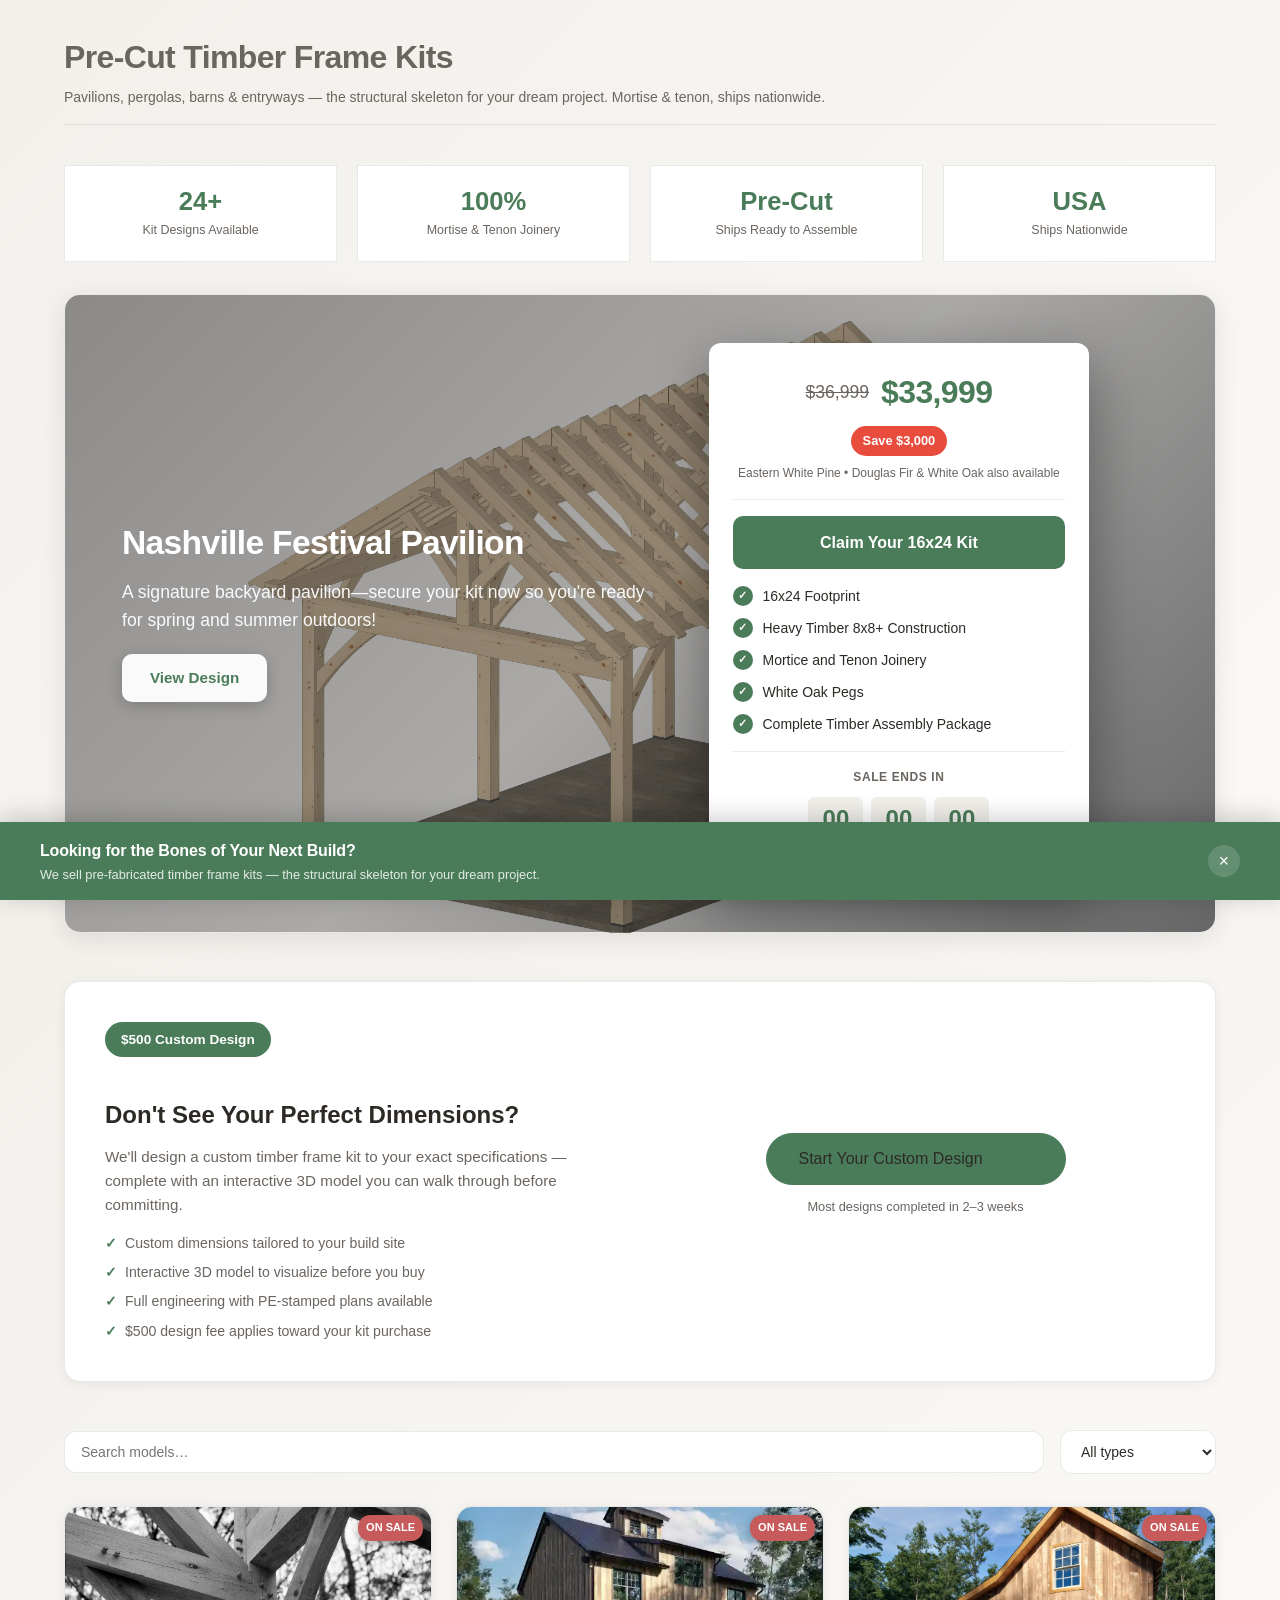
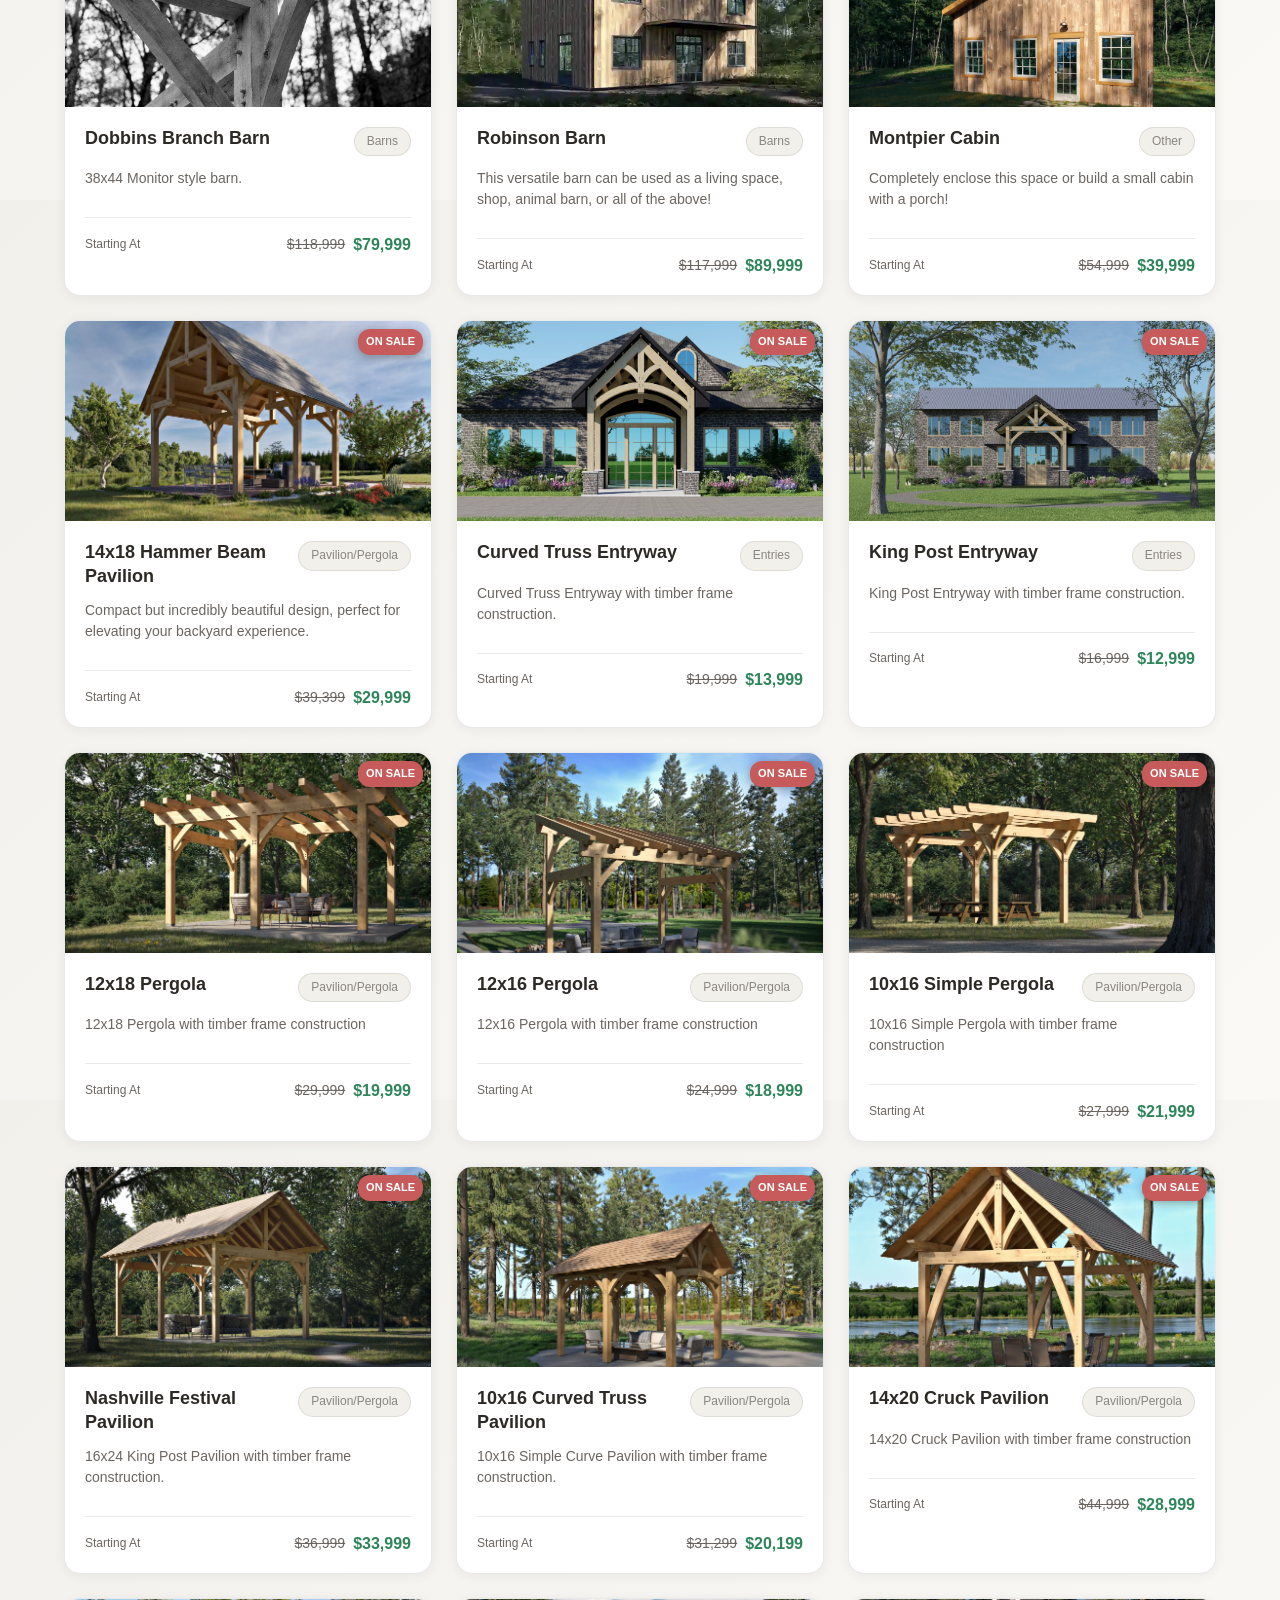
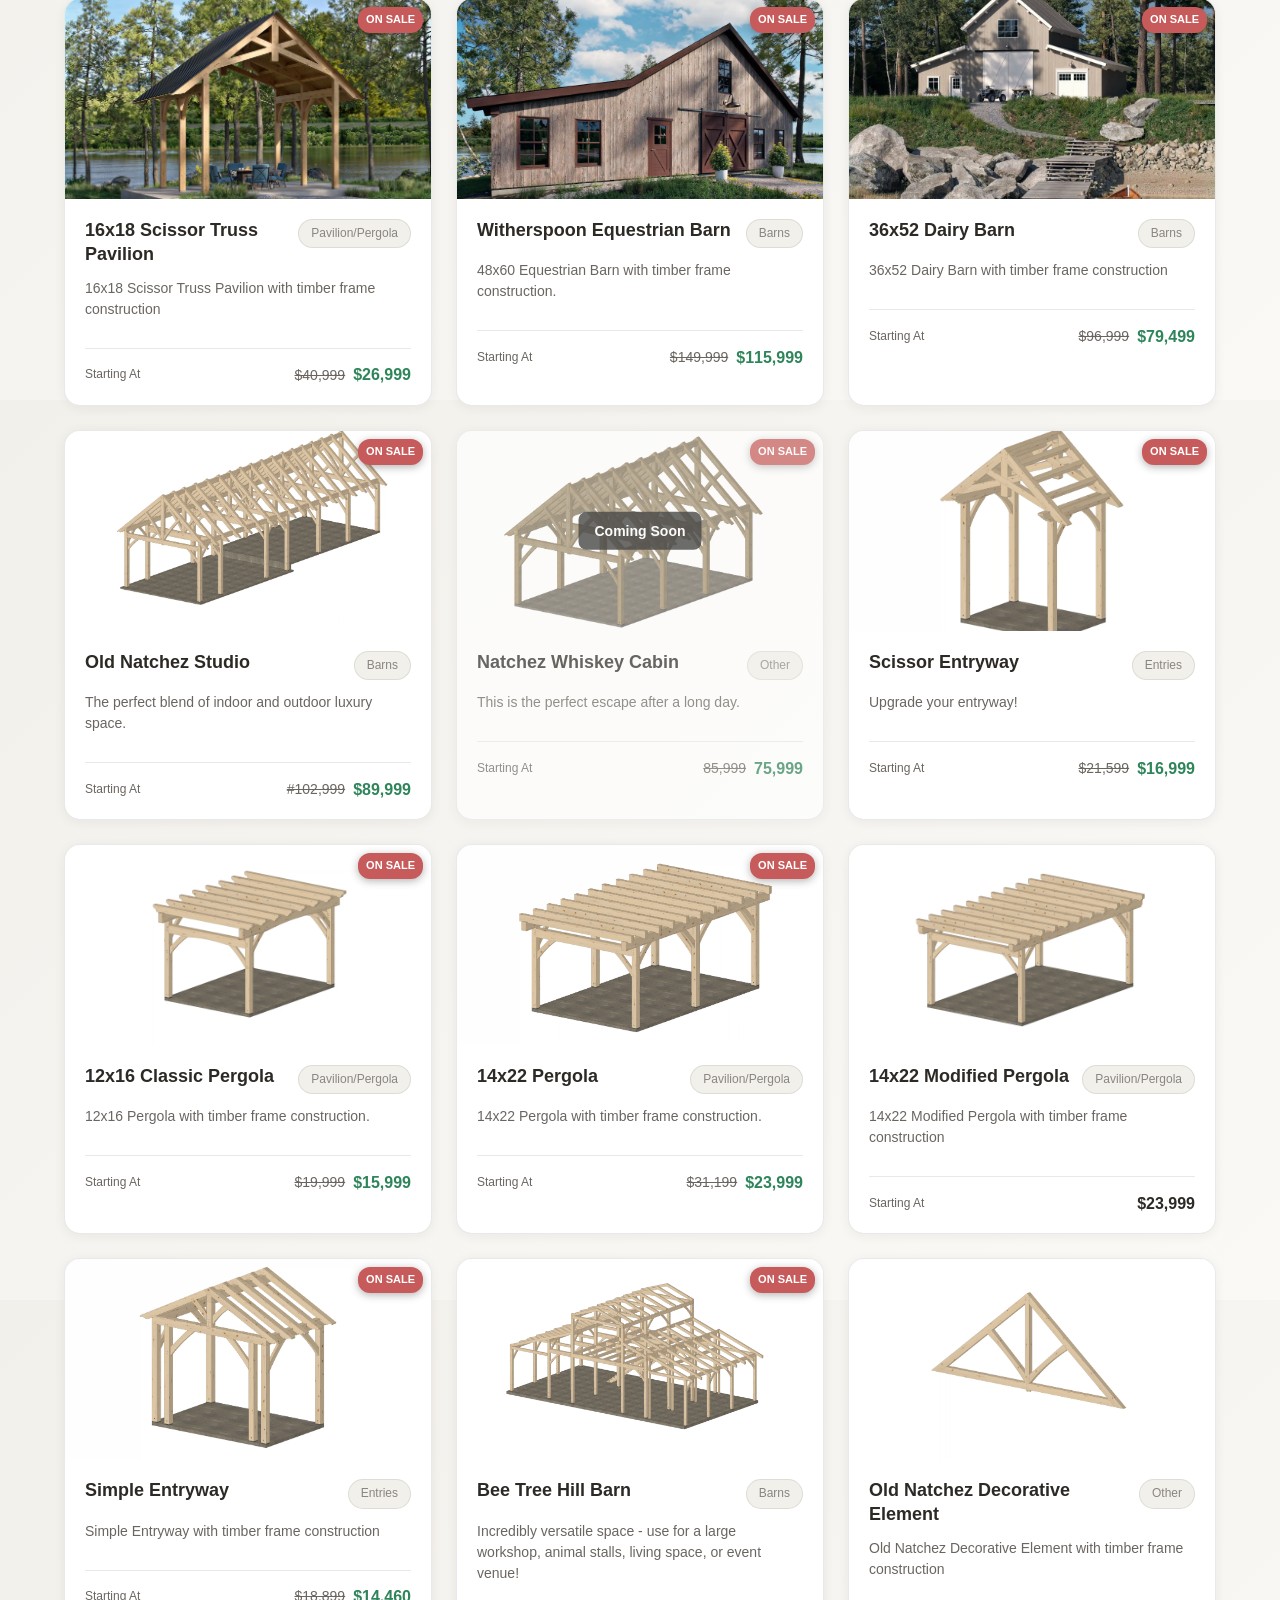
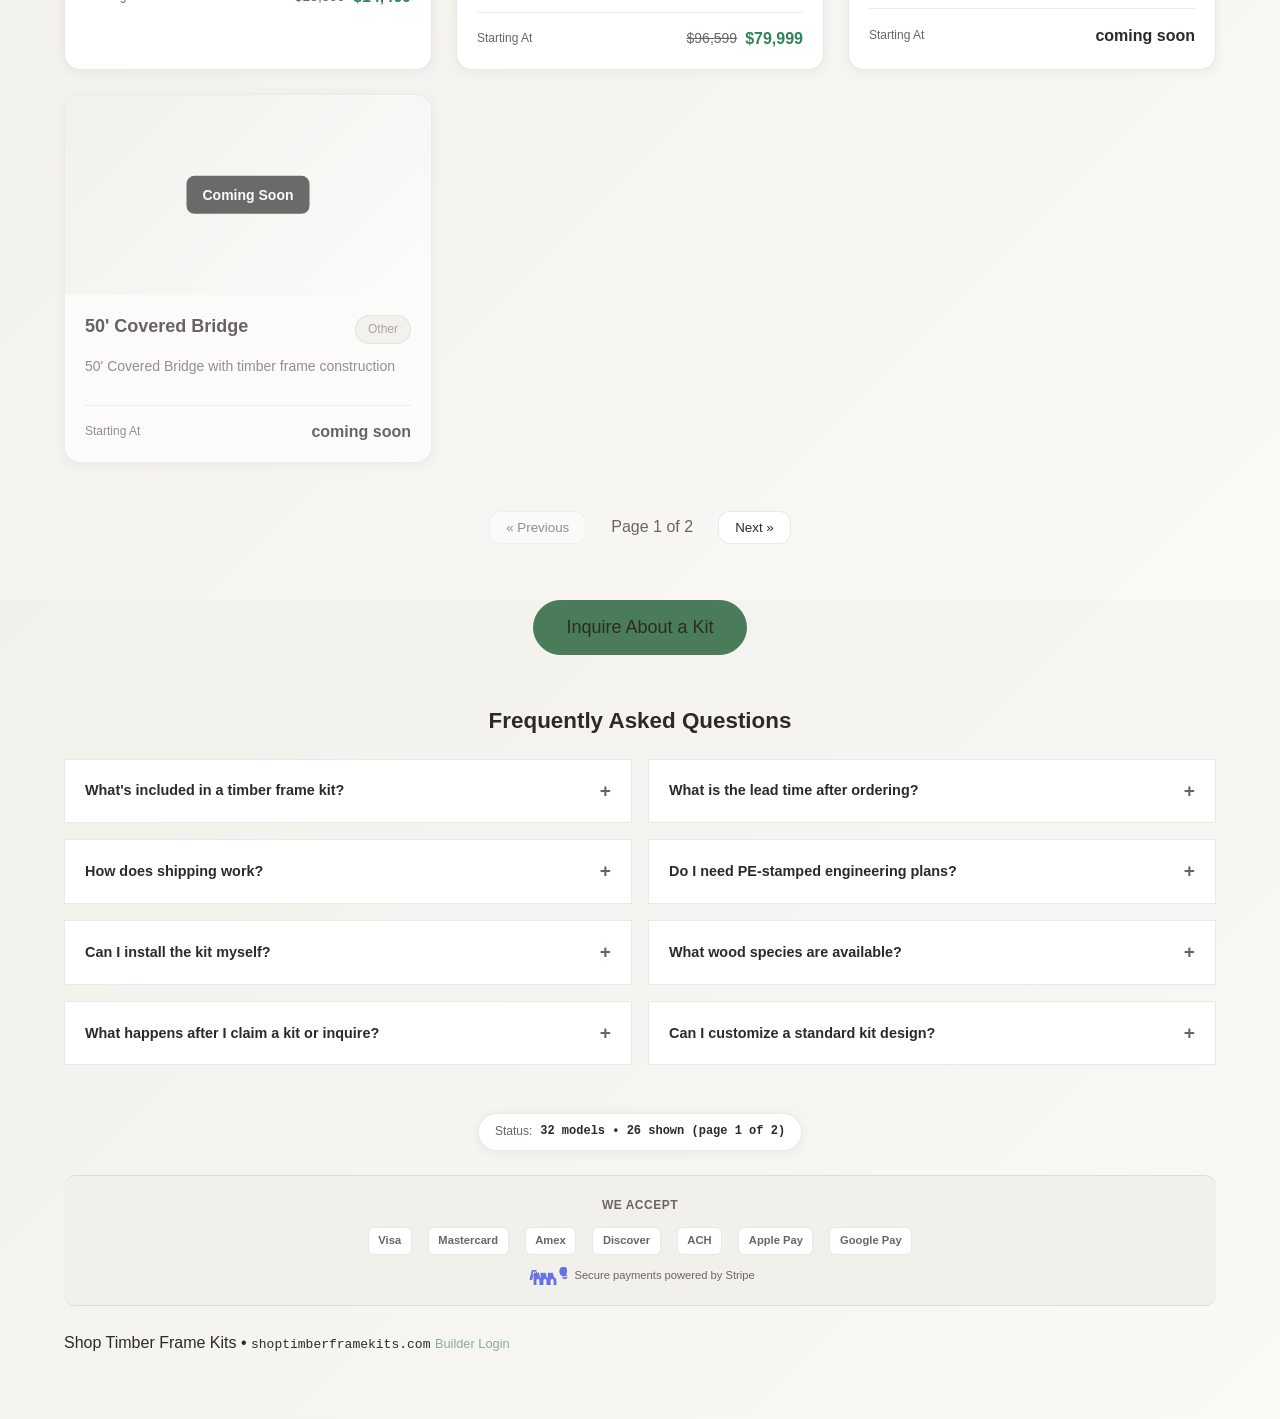
<file: index.html>
<!doctype html>
<html lang="en">

<head>
  <meta charset="utf-8" />
  <script>
    if ('serviceWorker' in navigator) {
      navigator.serviceWorker.getRegistrations().then(function(regs) {
        regs.forEach(function(r) { r.unregister(); });
      }).then(function() {
        return navigator.serviceWorker.register('/sw.js', { scope: '/', updateViaCache: 'none' });
      }).catch(function() {});
    }
  </script>
  <meta name="viewport" content="width=device-width, initial-scale=1" />
  <meta name="color-scheme" content="light dark" />
  <title>Pre-Cut Timber Frame Kits | Shop Timber Frame Kits</title>
  <meta name="description" content="Browse pre-engineered timber frame kits for pavilions, pergolas, barns, and entryways. Interactive 3D models, mortise & tenon construction, ships nationwide. Starting at $12,999." />
  <meta name="keywords" content="timber frame kits, pre-cut timber frames, pavilion kits, pergola kits, barn kits, mortise and tenon, timber frame construction" />
  <meta name="robots" content="index, follow" />
  <link rel="canonical" href="https://shoptimberframekits.com/" />
  <meta property="og:type" content="website" />
  <meta property="og:title" content="Pre-Cut Timber Frame Kits | Shop Timber Frame Kits" />
  <meta property="og:description" content="Browse pre-engineered timber frame kits. Interactive 3D models, mortise & tenon construction, ships nationwide." />
  <meta property="og:url" content="https://shoptimberframekits.com/" />
  <meta property="og:site_name" content="Shop Timber Frame Kits" />
  <meta name="twitter:card" content="summary_large_image" />
  <meta name="twitter:title" content="Pre-Cut Timber Frame Kits | Shop Timber Frame Kits" />
  <meta name="twitter:description" content="Browse pre-engineered timber frame kits. Interactive 3D models, mortise & tenon construction, ships nationwide." />
  <link rel="icon" type="image/png" href="assets/favicon.png">
  <link rel="dns-prefetch" href="//docs.google.com">
  <link rel="dns-prefetch" href="https://js.stripe.com">
  <link rel="preconnect" href="//docs.google.com" crossorigin>
  <link rel="preconnect" href="https://js.stripe.com" crossorigin>
  <link rel="stylesheet" href="assets/payment-methods.css">
  <script type="application/ld+json">
  {"@context":"https://schema.org","@type":"WebSite","name":"Shop Timber Frame Kits","url":"https://shoptimberframekits.com","description":"Pre-engineered timber frame kits for pavilions, pergolas, barns, and entryways. Pre-cut, mortise & tenon, ships nationwide."}
  </script>
  <style>
    :root {
      /* Light theme (default) — soft, airy palette */
      --bg: #faf9f6;
      --bg-secondary: #f2f0eb;
      --panel: #ffffff;
      --panel-hover: #f8f7f4;
      --text: #2d2a26;
      --text-muted: #6b6560;
      --text-secondary: #8a8580;
      --border: rgba(45, 42, 38, 0.1);
      --border-hover: rgba(45, 42, 38, 0.2);
      --shadow: 0 2px 12px rgba(45, 42, 38, 0.06);
      --shadow-hover: 0 6px 24px rgba(45, 42, 38, 0.1);
      --accent: #4a7c59;
      --accent-hover: #5a9c69;
      --accent-muted: #7ba88a;
      --success: #2f855a;
      --warning: #d4a574;
      --danger: #c75b5b;
      --radius-sm: 6px;
      --radius-md: 12px;
      --radius-lg: 16px;
      --transition: all 0.25s ease;
    }

    [data-theme="dark"] {
      --bg: #1e1c1a;
      --bg-secondary: #2a2725;
      --panel: #34312e;
      --panel-hover: #403d39;
      --text: #f5f3ef;
      --text-muted: #b8b4ae;
      --text-secondary: #d4d0c8;
      --border: rgba(245, 243, 239, 0.12);
      --border-hover: rgba(245, 243, 239, 0.2);
      --shadow: 0 4px 20px rgba(0, 0, 0, 0.4);
      --shadow-hover: 0 8px 30px rgba(0, 0, 0, 0.5);
      --accent: #6b9b7a;
      --accent-hover: #7eb58d;
      --accent-muted: #8fb89c;
    }

    @media (prefers-color-scheme: dark) {
      :root:not([data-theme="light"]) {
        --bg: #1e1c1a;
        --bg-secondary: #2a2725;
        --panel: #34312e;
        --panel-hover: #403d39;
        --text: #f5f3ef;
        --text-muted: #b8b4ae;
        --text-secondary: #d4d0c8;
        --border: rgba(245, 243, 239, 0.12);
        --border-hover: rgba(245, 243, 239, 0.2);
        --shadow: 0 4px 20px rgba(0, 0, 0, 0.4);
        --shadow-hover: 0 8px 30px rgba(0, 0, 0, 0.5);
        --accent: #6b9b7a;
        --accent-hover: #7eb58d;
        --accent-muted: #8fb89c;
      }
    }

    * {
      box-sizing: border-box;
    }

    html,
    body {
      height: 100%;
    }

    body {
      margin: 0;
      font-family: 'Helvetica Neue', -apple-system, BlinkMacSystemFont, 'Segoe UI', Roboto, Arial, sans-serif;
      color: var(--text);
      background: var(--bg);
      background-image: linear-gradient(135deg, var(--bg-secondary) 0%, var(--bg) 100%);
      line-height: 1.6;
      -webkit-font-smoothing: antialiased;
      -moz-osx-font-smoothing: grayscale;
      transition: background-color var(--transition), background-image var(--transition);
    }

    a {
      color: inherit;
      text-decoration: none;
    }

    .wrap {
      max-width: 1200px;
      margin: 0 auto;
      padding: 2rem 1.5rem 4rem;
    }

    header {
      display: flex;
      align-items: center;
      justify-content: space-between;
      gap: 1rem;
      flex-wrap: wrap;
      margin-bottom: 2rem;
      padding-bottom: 1rem;
      border-bottom: 1px solid var(--border);
    }

    .header-left { display: flex; align-items: center; gap: 1rem; flex-wrap: wrap; }

    .logo {
      height: 60px;
      width: auto;
      flex-shrink: 0;
    }

    .title {
      display: grid;
      gap: 0.25rem;
    }

    .title h1 {
      margin: 0;
      font-size: 2rem;
      font-weight: 700;
      letter-spacing: -0.02em;
      color: var(--text-muted);
    }

    .title p {
      margin: 0;
      color: var(--text-muted);
      font-size: 0.875rem;
      line-height: 1.5;
    }

    .pill {
      display: inline-flex;
      align-items: center;
      gap: 0.5rem;
      padding: 0.5rem 1rem;
      border: 1px solid var(--border);
      background: var(--panel);
      border-radius: 2rem;
      box-shadow: var(--shadow);
      color: var(--text-muted);
      font-size: 0.75rem;
      font-weight: 500;
      user-select: none;
      transition: var(--transition);
    }

    .pill:hover {
      border-color: var(--border-hover);
      background: var(--panel-hover);
    }

    .pill code {
      color: var(--text);
      font-family: 'SF Mono', 'Monaco', 'Inconsolata', 'Roboto Mono', monospace;
      font-size: 0.75rem;
      font-weight: 600;
    }

    .controls {
      margin-top: 1.5rem;
      display: flex;
      gap: 1rem;
      flex-wrap: wrap;
      align-items: center;
    }

    .input,
    .select,
    .btn {
      border: 1px solid var(--border);
      background: var(--panel);
      color: var(--text);
      border-radius: var(--radius-md);
      padding: 0.75rem 1rem;
      font-size: 0.875rem;
      outline: none;
      transition: var(--transition);
    }

    .input:focus,
    .select:focus {
      border-color: var(--accent);
      box-shadow: 0 0 0 3px rgba(44, 62, 47, 0.15);
    }

    .input {
      min-width: 280px;
      flex: 1 1 320px;
    }

    .select {
      flex: 0 0 auto;
    }

    .btn {
      display: inline-flex;
      align-items: center;
      gap: 0.5rem;
      cursor: pointer;
      font-weight: 500;
      transition: var(--transition);
      border: 1px solid transparent;
    }

    .btn:hover {
      transform: translateY(-1px);
      border-color: var(--border-hover);
    }

    .btn:active {
      transform: translateY(0);
    }

    .btn.primary {
      border-color: var(--accent);
      background: var(--accent);
      color: var(--ivory-white);
    }

    .btn.primary:hover {
      background: #3a7d44;
      border-color: #3a7d44;
    }

    .btn:disabled {
      opacity: 0.5;
      cursor: not-allowed;
      transform: none;
      pointer-events: none;
    }

    .grid {
      margin-top: 2rem;
      display: grid;
      grid-template-columns: repeat(auto-fit, minmax(320px, 1fr));
      gap: 1.5rem;
    }

    .card {
      border: 1px solid var(--border);
      background: var(--panel);
      border-radius: var(--radius-lg);
      box-shadow: var(--shadow);
      overflow: hidden;
      cursor: pointer;
      transition: var(--transition);
      position: relative;
    }

    .card:hover {
      transform: translateY(-4px);
      border-color: var(--accent);
      background: var(--panel-hover);
      box-shadow: var(--shadow-hover);
    }

    .card:active {
      transform: translateY(0);
    }

    .card.coming-soon {
      opacity: 0.7;
      cursor: default;
    }

    .card.coming-soon:hover {
      transform: none;
      border-color: var(--border);
      background: var(--panel);
      box-shadow: var(--shadow);
    }

    .card.coming-soon .thumb::after {
      content: 'Coming Soon';
      position: absolute;
      top: 50%;
      left: 50%;
      transform: translate(-50%, -50%);
      background: rgba(0, 0, 0, 0.8);
      color: white;
      padding: 8px 16px;
      border-radius: 8px;
      font-size: 14px;
      font-weight: 600;
      z-index: 2;
    }

    .card .thumb {
      height: 200px;
      background: linear-gradient(135deg, var(--bg-secondary) 0%, var(--panel) 100%);
      overflow: hidden;
      position: relative;
    }

    .card .thumb img {
      width: 100%;
      height: 100%;
      object-fit: cover;
      display: block;
      transition: var(--transition);
    }

    .card:hover .thumb img {
      transform: scale(1.05);
    }

    .card .inner {
      padding: 1.25rem;
      display: grid;
      gap: 0.75rem;
    }

    .card .name {
      display: flex;
      align-items: flex-start;
      justify-content: space-between;
      gap: 0.75rem;
    }

    .card h2 {
      margin: 0;
      font-size: 1.125rem;
      font-weight: 600;
      line-height: 1.3;
      color: var(--text);
    }

    .tag {
      font-size: 0.75rem;
      font-weight: 500;
      color: var(--text-secondary);
      border: 1px solid var(--border);
      background: var(--bg-secondary);
      padding: 0.25rem 0.75rem;
      border-radius: 1rem;
      white-space: nowrap;
      transition: var(--transition);
    }

    .card:hover .tag {
      border-color: var(--border-hover);
      background: var(--panel);
    }

    .desc {
      margin: 0;
      color: var(--text-muted);
      font-size: 0.875rem;
      line-height: 1.5;
    }

    .pricing {
      margin-top: 1rem;
      padding-top: 1rem;
      border-top: 1px solid var(--border);
    }

    .price-section {
      display: flex;
      align-items: center;
      justify-content: space-between;
      gap: 0.5rem;
      min-height: 1.25rem;
    }

    .price-label {
      color: var(--text-muted);
      font-size: 0.75rem;
      font-weight: 500;
      flex-shrink: 0;
    }

    .price-display {
      display: flex;
      align-items: center;
      gap: 0.5rem;
      flex-shrink: 0;
    }

    .regular-price,
    .sale-price {
      font-size: 1rem;
      font-weight: 600;
      color: var(--text);
      line-height: 1.2;
      display: inline-block;
    }

    .original-price {
      font-size: 0.875rem;
      color: var(--text-muted);
      text-decoration: line-through;
      line-height: 1.2;
      display: inline-block;
    }

    .sale-price {
      color: var(--success);
    }

    .sale-badge {
      position: absolute;
      top: 8px;
      right: 8px;
      background: var(--danger);
      color: white;
      padding: 4px 8px;
      border-radius: 12px;
      font-size: 11px;
      font-weight: 600;
      box-shadow: 0 2px 8px rgba(0, 0, 0, 0.3);
      z-index: 1;
    }

    .thumb {
      position: relative;
    }

    .empty {
      grid-column: 1 / -1;
      border: 2px dashed var(--border);
      background: var(--bg-secondary);
      border-radius: var(--radius-lg);
      padding: 3rem 2rem;
      color: var(--text-muted);
      text-align: center;
    }

    .empty strong {
      color: var(--text);
      display: block;
      margin-bottom: 0.5rem;
      font-size: 1.125rem;
    }

    .error {
      margin-top: 1.5rem;
      border: 1px solid rgba(239, 68, 68, 0.3);
      background: rgba(239, 68, 68, 0.1);
      border-radius: var(--radius-md);
      padding: 1rem 1.25rem;
      color: var(--text);
    }

    .error code {
      color: var(--danger);
      background: rgba(239, 68, 68, 0.1);
      padding: 0.125rem 0.25rem;
      border-radius: var(--radius-sm);
      font-size: 0.875em;
    }

    /* Pagination Styles */
    .pagination {
      display: flex;
      align-items: center;
      justify-content: center;
      gap: 1rem;
      margin: 2rem 0;
      padding: 1rem;
    }

    .pagination-btn {
      padding: 0.5rem 1rem;
      border: 1px solid var(--border);
      background: var(--panel);
      color: var(--text);
      border-radius: var(--radius-md);
      cursor: pointer;
      font-weight: 500;
      transition: var(--transition);
    }

    .pagination-btn:hover:not(:disabled) {
      background: var(--panel-hover);
      border-color: var(--border-hover);
    }

    .pagination-btn:disabled {
      opacity: 0.5;
      cursor: not-allowed;
    }

    .page-info {
      color: var(--text-muted);
      font-weight: 500;
      min-width: 100px;
      text-align: center;
    }

    .promo-banner {
      margin: 2rem 0;
      padding: 2rem;
      background: #303d30;
      border-radius: var(--radius-lg);
      text-align: center;
      color: white;
      box-shadow: var(--shadow);
    }

    .promo-banner h3 {
      margin: 0 0 0.5rem 0;
      font-size: 1.25rem;
      font-weight: 600;
    }

    .promo-banner p {
      margin: 0 0 1.5rem 0;
      font-size: 1.125rem;
      opacity: 0.95;
    }

    .promo-banner .btn {
      background: var(--ivory-white);
      color: var(--accent);
      border-color: var(--ivory-white);
      font-weight: 600;
      padding: 0.75rem 2rem;
      border-radius: 2rem;
      transition: var(--transition);
    }

    .promo-banner .btn:hover {
      background: var(--pebble-grey);
      transform: translateY(-1px);
    }

    /* Sale hero - Clean, sleek design */
    .sale-hero {
      background-image: url('assets/Models/LCTF PF17 - Simple Pavilion 16x24 3.1.1/Cover.webp');
      background-size: cover;
      background-position: center;
      border-radius: var(--radius-lg);
      margin: 2rem 0 3rem;
      border: 1px solid var(--border);
      box-shadow: var(--shadow-hover);
      overflow: hidden;
      position: relative;
      min-height: 500px;
      display: flex;
      align-items: center;
      justify-content: center;
    }

    .sale-hero::before {
      content: '';
      position: absolute;
      inset: 0;
      background: linear-gradient(135deg, rgba(45, 42, 38, 0.55) 0%, rgba(45, 42, 38, 0.4) 50%, rgba(0, 0, 0, 0.6) 100%);
      pointer-events: none;
    }

    .sale-hero-inner {
      position: relative;
      z-index: 1;
      width: 100%;
      max-width: 1100px;
      padding: 3rem 2rem;
    }

    .sale-content {
      display: grid;
      grid-template-columns: 1.2fr 1fr;
      gap: 3rem;
      align-items: center;
    }

    .sale-left {
      color: white;
    }

    .sale-pill {
      display: inline-flex;
      align-items: center;
      gap: 0.5rem;
      background: white;
      color: var(--accent);
      border-radius: 999px;
      padding: 0.5rem 1rem;
      font-size: 0.8rem;
      font-weight: 700;
      letter-spacing: 0.02em;
      text-transform: uppercase;
      margin-bottom: 1.5rem;
    }

    .sale-title {
      font-size: 3rem;
      line-height: 1.1;
      letter-spacing: -0.02em;
      font-weight: 700;
      margin: 0 0 1rem 0;
      color: white;
    }

    .sale-sub {
      font-size: 1.1rem;
      line-height: 1.6;
      margin: 0;
      color: rgba(255, 255, 255, 0.95);
    }

    .sale-right {
      background: var(--panel);
      border-radius: 12px;
      padding: 1.5rem;
      box-shadow: 0 20px 60px rgba(0, 0, 0, 0.4);
      max-width: 380px;
    }

    .sale-pricing {
      text-align: center;
      padding-bottom: 1rem;
      border-bottom: 1px solid var(--border);
      margin-bottom: 1rem;
    }

    .sale-price-row {
      display: flex;
      align-items: center;
      justify-content: center;
      gap: 0.75rem;
      margin-bottom: 0.5rem;
    }

    .sale-old-price {
      font-size: 1.1rem;
      color: var(--text-muted);
      text-decoration: line-through;
      font-weight: 500;
    }

    .sale-new-price {
      font-size: 2rem;
      font-weight: 800;
      color: var(--accent);
      letter-spacing: -0.02em;
    }

    .sale-save-badge {
      display: inline-block;
      background: #e74c3c;
      color: white;
      padding: 0.3rem 0.75rem;
      border-radius: 999px;
      font-size: 0.8rem;
      font-weight: 700;
    }

    .sale-cta {
      width: 100%;
      background: var(--accent);
      color: white;
      border: none;
      border-radius: 10px;
      padding: 0.85rem 1.5rem;
      font-size: 1rem;
      font-weight: 700;
      cursor: pointer;
      transition: all 0.2s ease;
      margin-bottom: 1rem;
      text-align: center;
      display: block;
      text-decoration: none;
    }

    .sale-cta:hover {
      background: #3a7d44;
      transform: translateY(-2px);
      box-shadow: 0 8px 20px rgba(43, 61, 47, 0.3);
    }

    .sale-view-btn {
      display: inline-block;
      background: rgba(255, 255, 255, 0.95);
      color: var(--accent);
      border: none;
      border-radius: 10px;
      padding: 0.75rem 1.75rem;
      font-size: 0.95rem;
      font-weight: 700;
      cursor: pointer;
      transition: all 0.2s ease;
      margin-top: 1.25rem;
      text-align: center;
      text-decoration: none;
      box-shadow: 0 4px 15px rgba(0, 0, 0, 0.2);
    }

    .sale-view-btn:hover {
      background: white;
      transform: translateY(-2px);
      box-shadow: 0 6px 20px rgba(0, 0, 0, 0.25);
    }

    .sale-features {
      display: flex;
      flex-direction: column;
      gap: 0.6rem;
    }

    .sale-feature {
      display: flex;
      align-items: center;
      gap: 0.6rem;
      font-size: 0.875rem;
      color: var(--text);
    }

    .sale-feature::before {
      content: '✓';
      display: flex;
      align-items: center;
      justify-content: center;
      width: 20px;
      height: 20px;
      background: var(--accent);
      color: white;
      border-radius: 50%;
      font-weight: 700;
      font-size: 0.7rem;
      flex-shrink: 0;
    }

    .sale-timer-section {
      margin-top: 1rem;
      padding-top: 1rem;
      border-top: 1px solid var(--border);
    }

    .sale-timer-label {
      text-align: center;
      font-size: 0.75rem;
      font-weight: 600;
      color: var(--text-muted);
      margin-bottom: 0.6rem;
      text-transform: uppercase;
      letter-spacing: 0.05em;
    }

    .sale-timer-row {
      display: flex;
      justify-content: center;
      gap: 0.5rem;
    }

    .sale-timer-unit {
      background: var(--bg-secondary);
      border-radius: 6px;
      padding: 0.6rem 0.4rem;
      min-width: 55px;
      text-align: center;
    }

    .sale-timer-num {
      font-size: 1.5rem;
      font-weight: 800;
      color: var(--accent);
      line-height: 1;
    }

    .sale-timer-lbl {
      font-size: 0.65rem;
      color: var(--text-muted);
      margin-top: 0.2rem;
      text-transform: uppercase;
      letter-spacing: 0.05em;
    }

    @media (max-width: 968px) {
      .sale-content {
        grid-template-columns: 1fr;
        gap: 2rem;
      }

      .sale-title {
        font-size: 2.25rem;
      }

      .sale-hero {
        min-height: 600px;
      }
    }

    @media (max-width: 768px) {
      .sale-hero-inner {
        padding: 2rem 1.5rem;
      }

      .sale-title {
        font-size: 2rem;
      }

      .sale-new-price {
        font-size: 2rem;
      }
    }

    .sale-title {
      font-size: 2.1rem;
    }

    .sale-bottom {
      grid-template-columns: 1fr;
      gap: 1rem;
    }

    .sale-center {
      justify-self: stretch;
    }

    .sale-timer {
      justify-self: stretch;
      min-width: auto;
    }
    }

    footer {
      margin-top: 4rem;
      padding-top: 2rem;
      border-top: 1px solid var(--border);
      color: var(--text-muted);
      font-size: 0.875rem;
      display: flex;
      justify-content: space-between;
      gap: 1rem;
      flex-wrap: wrap;
    }

    footer a {
      color: var(--accent);
      text-decoration: none;
      transition: var(--transition);
    }

    footer a:hover {
      color: #3a7d44;
      text-decoration: underline;
    }

    .notification {
      position: fixed;
      top: 20px;
      right: 20px;
      background: var(--accent);
      color: var(--ivory-white);
      padding: 16px 20px;
      border-radius: 8px;
      box-shadow: 0 4px 20px rgba(44, 62, 47, 0.3);
      z-index: 1000;
      transform: translateX(100%);
      transition: transform 0.3s ease;
      max-width: 350px;
    }

    .notification.show {
      transform: translateX(0);
    }

    .notification-content {
      display: flex;
      align-items: center;
      gap: 12px;
    }

    .notification-icon {
      font-size: 1.2rem;
      font-weight: bold;
      flex-shrink: 0;
    }

    .notification-text {
      font-size: 0.95rem;
      line-height: 1.4;
    }

    .notification.info {
      background: var(--slab-blue);
      color: var(--text);
    }

    @media (max-width: 768px) {
      .wrap {
        padding: 1.5rem 1rem 3rem;
      }

      .grid {
        grid-template-columns: 1fr;
        gap: 1rem;
      }

      header {
        flex-direction: column;
        align-items: center;
        gap: 1rem;
      }

      .logo {
        height: 40px;
      }

      .controls {
        flex-direction: column;
        align-items: stretch;
        gap: 0.75rem;
      }

      .input {
        min-width: auto;
        flex: 1 1 auto;
        width: 100%;
      }

      .btn {
        justify-content: center;
        width: 100%;
      }

      footer {
        flex-direction: column;
        align-items: center;
        text-align: center;
        gap: 0.5rem;
      }

      /* Mobile pagination styles */
      .pagination {
        flex-direction: column;
        gap: 0.75rem;
        padding: 1rem 0.5rem;
      }

      .pagination-btn {
        width: 100%;
        max-width: 200px;
      }

      .page-info {
        order: -1;
        margin-bottom: 0.5rem;
      }

      /* (Legacy urgency hero mobile rules removed) */
    }

    /* ═══ BOTTOM BONES BANNER ═══ */
    .bones-banner {
      position: fixed;
      bottom: 0;
      left: 0;
      right: 0;
      z-index: 900;
      background: var(--accent);
      color: #fff;
      padding: 1rem 1.5rem;
      box-shadow: 0 -4px 24px rgba(0, 0, 0, 0.2);
      transform: translateY(100%);
      animation: bannerSlideUp 0.5s ease 1s forwards;
    }

    .bones-banner.dismissed {
      animation: bannerSlideDown 0.3s ease forwards;
    }

    .bones-banner-inner {
      max-width: 1200px;
      margin: 0 auto;
      display: flex;
      align-items: center;
      justify-content: space-between;
      gap: 1rem;
    }

    .bones-banner-text h4 {
      font-size: 1rem;
      font-weight: 700;
      margin: 0 0 0.15rem;
      letter-spacing: -0.01em;
    }

    .bones-banner-text p {
      margin: 0;
      font-size: 0.8rem;
      opacity: 0.85;
      line-height: 1.4;
    }

    .bones-banner-close {
      background: rgba(255, 255, 255, 0.15);
      border: none;
      color: #fff;
      width: 32px;
      height: 32px;
      border-radius: 50%;
      font-size: 1.1rem;
      cursor: pointer;
      flex-shrink: 0;
      display: flex;
      align-items: center;
      justify-content: center;
      transition: background 0.2s ease;
    }

    .bones-banner-close:hover {
      background: rgba(255, 255, 255, 0.25);
    }

    @keyframes bannerSlideUp {
      from { transform: translateY(100%); }
      to { transform: translateY(0); }
    }

    @keyframes bannerSlideDown {
      from { transform: translateY(0); }
      to { transform: translateY(100%); }
    }

    @media (max-width: 768px) {
      .bones-banner { padding: 0.85rem 1rem; }
      .bones-banner-text h4 { font-size: 0.9rem; }
      .bones-banner-text p { font-size: 0.75rem; }
    }

    /* ═══ TRUST SIGNALS BAR ═══ */
    .trust-bar {
      display: grid;
      grid-template-columns: repeat(4, 1fr);
      gap: 1.25rem;
      margin: 2.5rem 0 1rem;
    }
    .trust-item {
      text-align: center;
      padding: 1.25rem 0.75rem;
      border-radius: var(--radius);
      background: var(--panel);
      border: 1px solid var(--border);
    }
    .trust-num {
      font-size: 1.6rem;
      font-weight: 700;
      color: var(--accent);
      line-height: 1.2;
    }
    .trust-label {
      font-size: 0.78rem;
      color: var(--text-muted);
      margin-top: 0.25rem;
      font-weight: 500;
    }
    @media (max-width: 768px) {
      .trust-bar { grid-template-columns: repeat(2, 1fr); gap: 0.75rem; }
    }

    /* ═══ CUSTOM DESIGN CTA ═══ */
    .custom-cta {
      display: grid;
      grid-template-columns: 1fr 1fr;
      gap: 2rem;
      align-items: center;
      background: var(--panel);
      border: 1px solid var(--border);
      border-radius: var(--radius-lg);
      padding: 2.5rem;
      margin: 3rem 0;
      box-shadow: var(--shadow);
    }
    .custom-cta-text h3 {
      font-size: 1.5rem;
      font-weight: 700;
      margin-bottom: 0.5rem;
      line-height: 1.2;
    }
    .custom-cta-text p {
      color: var(--text-muted);
      font-size: 0.95rem;
      line-height: 1.6;
      margin-bottom: 1rem;
    }
    .custom-cta-price {
      display: inline-flex;
      align-items: center;
      gap: 0.5rem;
      background: var(--accent);
      color: #fff;
      border-radius: 999px;
      padding: 0.4rem 1rem;
      font-size: 0.85rem;
      font-weight: 600;
      margin-bottom: 1.25rem;
    }
    .custom-cta-features {
      display: flex;
      flex-direction: column;
      gap: 0.6rem;
    }
    .custom-cta-feat {
      display: flex;
      align-items: flex-start;
      gap: 0.5rem;
      font-size: 0.88rem;
      color: var(--text-muted);
      line-height: 1.4;
    }
    .custom-cta-feat::before {
      content: '✓';
      color: var(--accent);
      font-weight: 700;
      flex-shrink: 0;
    }
    .custom-cta-action { text-align: center; }
    .custom-cta-action .btn {
      padding: 1rem 2rem;
      font-size: 1rem;
      border-radius: 999px;
      width: 100%;
      max-width: 300px;
    }
    .custom-cta-action p {
      font-size: 0.8rem;
      color: var(--text-muted);
      margin-top: 0.75rem;
    }
    @media (max-width: 768px) {
      .custom-cta { grid-template-columns: 1fr; padding: 1.5rem; }
    }

    /* ═══ FAQ SECTION ═══ */
    .faq-section {
      margin: 3rem 0;
    }
    .faq-section h2 {
      font-size: 1.4rem;
      font-weight: 700;
      margin-bottom: 1.25rem;
      text-align: center;
    }
    .faq-grid {
      display: grid;
      grid-template-columns: 1fr 1fr;
      gap: 1rem;
    }
    .faq-item {
      background: var(--panel);
      border: 1px solid var(--border);
      border-radius: var(--radius);
      overflow: hidden;
    }
    .faq-q {
      padding: 1rem 1.25rem;
      font-weight: 600;
      font-size: 0.9rem;
      cursor: pointer;
      display: flex;
      justify-content: space-between;
      align-items: center;
      gap: 0.5rem;
      user-select: none;
    }
    .faq-q::after {
      content: '+';
      font-size: 1.2rem;
      color: var(--text-muted);
      transition: transform 0.2s ease;
      flex-shrink: 0;
    }
    .faq-item.open .faq-q::after {
      content: '−';
    }
    .faq-a {
      max-height: 0;
      overflow: hidden;
      transition: max-height 0.3s ease, padding 0.3s ease;
    }
    .faq-item.open .faq-a {
      max-height: 500px;
      padding: 0 1.25rem 1rem;
    }
    .faq-a p {
      font-size: 0.88rem;
      color: var(--text-muted);
      line-height: 1.6;
    }
    @media (max-width: 768px) {
      .faq-grid { grid-template-columns: 1fr; }
    }
  </style>
  <script src="https://app.metricslite.com/tracker-1.0.js" data-site-id="7a184184-bbf4-4ec1-81ba-8d738decb242"></script>
</head>

<body>
  <!-- Bottom banner -->
  <div id="bones-banner" class="bones-banner" style="display:none">
    <div class="bones-banner-inner">
      <div class="bones-banner-text">
        <h4>Looking for the Bones of Your Next Build?</h4>
        <p>We sell pre-fabricated timber frame kits &mdash; the structural skeleton for your dream project.</p>
      </div>
      <button class="bones-banner-close" id="bones-dismiss" aria-label="Dismiss">&times;</button>
    </div>
  </div>
  <script>
    (function() {
      var banner = document.getElementById('bones-banner');
      var btn = document.getElementById('bones-dismiss');
      if (localStorage.getItem('lctf_bones_dismissed')) return;
      banner.style.display = '';
      btn.addEventListener('click', function() {
        banner.classList.add('dismissed');
        localStorage.setItem('lctf_bones_dismissed', '1');
        setTimeout(function() { banner.style.display = 'none'; }, 300);
      });
    })();
  </script>

  <div class="wrap">
    <header>
      <div class="header-left">
        <div class="title">
          <h1>Pre-Cut Timber Frame Kits</h1>
        <p>Pavilions, pergolas, barns &amp; entryways &mdash; the structural skeleton for your dream project. Mortise &amp; tenon, ships nationwide.</p>
        </div>
      </div>
    </header>

    <!-- Trust signals -->
    <div class="trust-bar">
      <div class="trust-item">
        <div class="trust-num">24+</div>
        <div class="trust-label">Kit Designs Available</div>
      </div>
      <div class="trust-item">
        <div class="trust-num">100%</div>
        <div class="trust-label">Mortise &amp; Tenon Joinery</div>
      </div>
      <div class="trust-item">
        <div class="trust-num">Pre-Cut</div>
        <div class="trust-label">Ships Ready to Assemble</div>
      </div>
      <div class="trust-item">
        <div class="trust-num">USA</div>
        <div class="trust-label">Ships Nationwide</div>
      </div>
    </div>

    <!-- Sale hero: clean, sleek design -->
    <section class="sale-hero" aria-label="16x24 Kit sale">
      <div class="sale-hero-inner">
        <div class="sale-content">
          <!-- Left side: Title and description -->
          <div class="sale-left">
            <h2 class="sale-title">Nashville Festival Pavilion</h2>
            <p class="sale-sub">A signature backyard pavilion—secure your kit now so you're ready for spring and summer
              outdoors!</p>
            <a href="detail.html?id=lctf-pf17&utm_source=sale&utm_medium=hero_banner&utm_campaign=16x24&utm_term=view_design"
              class="sale-view-btn">View Design</a>
          </div>

          <!-- Right side: White card with pricing and CTA -->
          <div class="sale-right">
            <div class="sale-pricing">
              <div class="sale-price-row">
                <span class="sale-old-price">$36,999</span>
                <span class="sale-new-price">$33,999</span>
              </div>
              <span class="sale-save-badge">Save $3,000</span>
              <div style="margin-top: 0.5rem; font-size: 0.75rem; color: var(--text-muted); font-weight: 500;">Eastern
                White Pine • Douglas Fir &amp; White Oak also available</div>
            </div>

            <a href="claim-kit.html?utm_source=sale&utm_medium=hero_banner&utm_campaign=16x24&utm_term=claim_form"
              class="sale-cta">
              Claim Your 16x24 Kit
            </a>

            <div class="sale-features">
              <div class="sale-feature">16x24 Footprint</div>
              <div class="sale-feature">Heavy Timber 8x8+ Construction</div>
              <div class="sale-feature">Mortice and Tenon Joinery</div>
              <div class="sale-feature">White Oak Pegs</div>
              <div class="sale-feature">Complete Timber Assembly Package</div>
            </div>

            <div class="sale-timer-section">
              <div class="sale-timer-label">Sale Ends In</div>
              <div class="sale-timer-row">
                <div class="sale-timer-unit">
                  <div id="days-hero" class="sale-timer-num">14</div>
                  <div class="sale-timer-lbl">Days</div>
                </div>
                <div class="sale-timer-unit">
                  <div id="hours-hero" class="sale-timer-num">08</div>
                  <div class="sale-timer-lbl">Hours</div>
                </div>
                <div class="sale-timer-unit">
                  <div id="minutes-hero" class="sale-timer-num">32</div>
                  <div class="sale-timer-lbl">Min</div>
                </div>
              </div>
            </div>
          </div>
        </div>
      </div>
    </section>

    <!-- Custom Design CTA -->
    <div class="custom-cta">
      <div class="custom-cta-text">
        <div class="custom-cta-price">$500 Custom Design</div>
        <h3>Don't See Your Perfect Dimensions?</h3>
        <p>We'll design a custom timber frame kit to your exact specifications &mdash; complete with an interactive 3D model you can walk through before committing.</p>
        <div class="custom-cta-features">
          <div class="custom-cta-feat">Custom dimensions tailored to your build site</div>
          <div class="custom-cta-feat">Interactive 3D model to visualize before you buy</div>
          <div class="custom-cta-feat">Full engineering with PE-stamped plans available</div>
          <div class="custom-cta-feat">$500 design fee applies toward your kit purchase</div>
        </div>
      </div>
      <div class="custom-cta-action">
        <button class="btn primary" onclick="window.location.href='custom-design.html'" style="padding:1rem 2rem;font-size:1rem;border-radius:999px">Start Your Custom Design</button>
        <p>Most designs completed in 2&ndash;3 weeks</p>
      </div>
    </div>

    <div class="controls">
      <input id="q" class="input" placeholder="Search models…" autocomplete="off" />
      <select id="type" class="select" aria-label="Filter by type">
        <option value="">All types</option>
      </select>
    </div>

    <div id="error" class="error" style="display:none"></div>
    <div id="grid" class="grid" aria-live="polite"></div>

    <!-- Pagination -->
    <div id="pagination" class="pagination" style="display: none;">
      <button id="prev-page" class="pagination-btn" disabled>&laquo; Previous</button>
      <span id="page-info" class="page-info">Page 1 of 1</span>
      <button id="next-page" class="pagination-btn" disabled>Next &raquo;</button>
    </div>

    <div style="margin-top: 40px; text-align: center;">
      <button id="main-purchase-btn" class="btn primary"
        style="padding: 16px 32px; font-size: 18px; border-radius: 999px;">
        Inquire About a Kit
      </button>
    </div>

    <!-- FAQ Section -->
    <section class="faq-section">
      <h2>Frequently Asked Questions</h2>
      <div class="faq-grid">
        <div class="faq-item">
          <div class="faq-q">What's included in a timber frame kit?</div>
          <div class="faq-a"><p>Every kit includes all pre-cut, pre-engineered timber frame components: posts, beams, plates, rafters, braces, and traditional joinery hardware (white oak pegs, steel connectors where needed). You receive a complete structural skeleton ready for assembly. Roofing, siding, and finishing materials are not included &mdash; we supply the bones, you build the dream.</p></div>
        </div>
        <div class="faq-item">
          <div class="faq-q">What is the lead time after ordering?</div>
          <div class="faq-a"><p>Standard lead time is 8&ndash;12 weeks from order confirmation to delivery. Custom designs add 2&ndash;3 weeks for the design phase. We'll provide an exact timeline when you place your order, and keep you updated throughout production.</p></div>
        </div>
        <div class="faq-item">
          <div class="faq-q">How does shipping work?</div>
          <div class="faq-a"><p>We ship nationwide via flatbed freight. Kits are carefully palletized and strapped for transit. Delivery is curbside to your build site. For most locations in the continental US, freight is included in the kit price. Remote locations may have a delivery surcharge &mdash; we'll quote that upfront.</p></div>
        </div>
        <div class="faq-item">
          <div class="faq-q">Do I need PE-stamped engineering plans?</div>
          <div class="faq-a"><p>Most jurisdictions require PE-stamped structural plans for a building permit. We offer PE-stamped engineering packages as an add-on for your specific state and locality. Let us know where you're building and we'll confirm what's needed.</p></div>
        </div>
        <div class="faq-item">
          <div class="faq-q">Can I install the kit myself?</div>
          <div class="faq-a"><p>Yes. Our kits are designed for assembly by a competent builder or experienced DIYer with a crew. All joints are pre-cut and numbered, and we provide detailed assembly documentation. Many customers work with a local general contractor or timber frame assembly crew. We can recommend assembly partners in your area if needed.</p></div>
        </div>
        <div class="faq-item">
          <div class="faq-q">What wood species are available?</div>
          <div class="faq-a"><p>Our standard kits are cut in Eastern White Pine &mdash; a proven timber framing species that's strong, workable, and cost-effective. We also offer Douglas Fir and White Oak upgrades for projects that need additional strength or a different aesthetic. Sale prices shown are for Eastern White Pine.</p></div>
        </div>
        <div class="faq-item">
          <div class="faq-q">What happens after I claim a kit or inquire?</div>
          <div class="faq-a"><p>After you submit your inquiry, a member of our team will reach out within 1 business day to discuss your project, confirm specifications, answer questions, and provide a detailed quote. There's no commitment &mdash; we want to make sure the kit is right for your build before you order.</p></div>
        </div>
        <div class="faq-item">
          <div class="faq-q">Can I customize a standard kit design?</div>
          <div class="faq-a"><p>Absolutely. Most of our kits can be modified &mdash; adjusted dimensions, different pitch, added bays, or other structural changes. For $500, we'll create a fully custom design with an interactive 3D model. The design fee applies as a credit toward your kit purchase.</p></div>
        </div>
      </div>
    </section>

    <div style="margin-top: 2rem; text-align: center;">
      <div class="pill">
        <span>Status:</span>
        <code id="status">loading…</code>
      </div>
    </div>

    <section class="payment-methods" aria-label="Accepted payment methods">
      <span class="payment-methods-label">We accept</span>
      <div class="payment-methods-icons">
        <span class="pm-badge" title="Visa">Visa</span>
        <span class="pm-badge" title="Mastercard">Mastercard</span>
        <span class="pm-badge" title="American Express">Amex</span>
        <span class="pm-badge" title="Discover">Discover</span>
        <span class="pm-badge" title="ACH Bank Transfer">ACH</span>
        <span class="pm-badge" title="Apple Pay">Apple Pay</span>
        <span class="pm-badge" title="Google Pay">Google Pay</span>
      </div>
      <div class="payment-methods-stripe">
        <svg viewBox="0 0 60 25" fill="none" xmlns="http://www.w3.org/2000/svg"><path d="M59.64 14.28h-8.06c.19 1.93 1.6 2.55 3.2 2.55 1.64 0 2.96-.37 2.96-.37.36-.14.5-.42.48-.66l.35-2.84c.02-.22-.15-.52-.6-.4 0 0-1.86.6-3.92.6-3.9 0-6.34-2.86-6.34-7.1 0-3.75 2.14-6.6 5.62-6.6 3.26 0 5.15 2.2 5.15 5.34 0 2.2-.5 3.9-1.1 5.1l-.12.3zm-5.92-5.5c0 1.7-.7 3.28-2.6 3.28-1.44 0-2.32-1.3-2.32-3.28 0-1.6.66-3.2 2.4-3.2 1.5 0 2.3 1.4 2.3 3.2z" fill="#6772E5"/><path d="M38.32 7.7c-1.2 0-2.18.37-2.9 1.04l-.12-.8h-3.6v19.2h3.9v-7.42c0-1.75.66-2.9 2.2-2.9 1.33 0 1.96 1 1.96 2.5v7.82h3.9v-8.36c0-2.5-1.33-4.08-3.14-4.08z" fill="#6772E5"/><path d="M28.3 7.7c-1.23 0-2.2.37-2.9 1.04l-.12-.8h-3.6v19.2h3.9v-7.42c0-1.75.66-2.9 2.2-2.9 1.33 0 1.96 1 1.96 2.5v7.82h3.9v-8.36c0-2.5-1.34-4.08-3.14-4.08z" fill="#6772E5"/><path d="M19.4 7.7c-1.2 0-2.2.37-2.9 1.04l-.12-.8H12v19.2h3.9v-7.42c0-1.75.66-2.9 2.2-2.9 1.33 0 1.96 1 1.96 2.5v7.82h3.9v-8.36c0-2.5-1.34-4.08-3.14-4.08z" fill="#6772E5"/><path d="M9.5 4.18L6.2 17.9h3.9l1.1-5.62h4.9l.63-5.62H11.6l.43-2.48H3.9L9.5 4.18zm.9 7.1l1.5-7.1h4.2l-1.5 7.1h-4.2z" fill="#6772E5"/></svg>
        <span>Secure payments powered by Stripe</span>
      </div>
    </section>

    <footer>
      <span>Shop Timber Frame Kits &bull; <code>shoptimberframekits.com</code></span>
      <a href="builder-portal.html" style="font-size:0.8rem;opacity:0.6">Builder Login</a>
    </footer>
  </div>

  <script>
    const MANIFEST_URL = "./assets/manifest.json";

    const elStatus = document.getElementById("status");
    const elGrid = document.getElementById("grid");

    // Format price with dollar sign and commas
    function formatPrice(priceStr) {
      const num = parseInt(priceStr.replace(/,/g, ''), 10);
      if (isNaN(num)) return priceStr;
      return '$' + num.toLocaleString();
    }

    // Function to fetch and parse pricing from Google Sheets CSV with caching


    const elErr = document.getElementById("error");
    const elQ = document.getElementById("q");
    const elType = document.getElementById("type");

    /** @type {{models: Array<any>} | null} */
    let manifest = null;

    // Loading timing
    let pageLoadStart = Date.now();

    // Pagination variables
    const ITEMS_PER_PAGE = 25;
    let currentPage = 1;
    let totalPages = 1;

    function setStatus(text) {
      elStatus.textContent = text;
    }

    function showError(html) {
      elErr.style.display = "block";
      elErr.innerHTML = html;
    }

    function clearError() {
      elErr.style.display = "none";
      elErr.textContent = "";
    }

    function normalizeType(model) {
      if (!model || typeof model !== "object") return "";
      if (model.type === "cadwork-html") return "cadwork-html";
      if (model.type === "asset") return "asset";
      if (model.type === "coming-soon") return "coming-soon";
      if (typeof model.src === "string" && model.src.trim()) return "asset";
      if (typeof model.href === "string" && model.href.toLowerCase().endsWith(".html")) return "cadwork-html";
      return "";
    }

    function getModelTarget(model) {
      const t = normalizeType(model);

      // Coming soon models don't have a target
      if (t === "coming-soon") {
        return null;
      }

      if (model.id) {
        return "detail.html?id=" + encodeURIComponent(model.id);
      }

      if (t === "cadwork-html") {
        const href = (model.href || "").toString().trim();
        return href ? "wrapper.html?model=" + encodeURI(href) : null;
      }
      if (t === "asset") {
        const src = (model.src || model.href || "").toString().trim();
        if (!src) return null;
        const name = (model.name || "").toString().trim();
        const u = new URL("viewer.html", window.location.href);
        u.searchParams.set("src", src);
        if (name) u.searchParams.set("name", name);
        if (model.poster) u.searchParams.set("poster", model.poster);
        return u.pathname + u.search;
      }
      return null;
    }

    function typeLabel(t, raw) {
      if (raw && raw.tag) return raw.tag;
      if (t === "cadwork-html") return "Frame";
      if (t === "asset") return "3D Asset";
      if (t === "coming-soon") return "Coming Soon";
      return "Unknown";
    }

    function getCoverCandidates(model, t) {
      const rawPath = (t === "cadwork-html" ? model.href : (model.src || model.href || "")).toString().trim();
      if (!rawPath) return [];
      const lastSlash = rawPath.lastIndexOf("/");
      if (lastSlash < 0) return [];
      const dir = rawPath.slice(0, lastSlash + 1);

      // Convention: each model folder may contain Cover.(webp|png|jpg|jpeg)
      const base = dir + "Cover";
      const exts = [".webp", ".png", ".jpg", ".jpeg"];
      return exts.map((ext) => (base + ext).replace(/ /g, '%20'));
    }


    function render() {
      clearError();
      elGrid.innerHTML = "";

      // Clear all existing gallery timers
      cardTimers.forEach((timerId) => clearInterval(timerId));
      cardTimers.clear();

      const models = (manifest && Array.isArray(manifest.models)) ? manifest.models : [];
      const q = elQ.value.trim().toLowerCase();
      const typeFilter = elType.value;

      const filtered = models
        .filter((m) => !m.hidden)
        .map((m) => ({ raw: m, t: normalizeType(m) }))
        .filter(({ raw, t }) => {
          if (typeFilter && raw.tag !== typeFilter) return false;
          const name = (raw.name || raw.id || "").toString();
          const desc = (raw.description || "").toString();
          const tag = (raw.tag || "").toString();
          const hay = (name + " " + desc + " " + tag + " " + (raw.href || "") + " " + (raw.src || "")).toLowerCase();
          return !q || hay.includes(q);
        })
        .sort((a, b) => {
          // Sort by content availability (descending priority):
          // 1. With renders, pricing, and cover page
          // 2. With pricing and cover page
          // 3. With cover page only
          // 4. With html viewer only

          const getSortPriority = (model) => {
            const hasGallery = model.raw.gallery && model.raw.gallery.length > 0;
            const hasCover = !!model.raw.thumbnail;
            const hasPricing = model.raw.price && model.raw.price !== 'coming soon' && model.raw.price !== 'Call for pricing';
            const isHtmlViewer = model.t === 'cadwork-html';

            if (hasGallery && hasPricing && hasCover) return 1;     // Highest: renders + pricing + cover
            if (hasPricing && hasCover) return 2;                   // High: pricing + cover
            if (hasCover) return 3;                                 // Medium: cover only
            if (isHtmlViewer) return 4;                             // Low: HTML viewer only
            return 5;                                               // Lowest: coming-soon, no content
          };

          const aPriority = getSortPriority(a);
          const bPriority = getSortPriority(b);

          return aPriority - bPriority;
        });

      if (models.length === 0) {
        elGrid.innerHTML = `
            <div class="empty">
              <strong>No models configured.</strong>
              Add entries to <code>assets/manifest.json</code>.
            </div>
          `;
        setStatus("0 models");
        return;
      }

      if (filtered.length === 0) {
        elGrid.innerHTML = `
            <div class="empty">
              <strong>No results.</strong>
              Try clearing your search or changing the type filter.
            </div>
          `;
        setStatus(`${models.length} models • 0 shown`);
        return;
      }

      // Calculate pagination
      totalPages = Math.ceil(filtered.length / ITEMS_PER_PAGE);
      const startIndex = (currentPage - 1) * ITEMS_PER_PAGE;
      const endIndex = startIndex + ITEMS_PER_PAGE;
      const pageItems = filtered.slice(startIndex, endIndex);

      // Update pagination controls
      updatePaginationControls(filtered.length);

      for (const { raw, t } of pageItems) {
        const name = (raw.name || raw.id || "Untitled").toString();
        const desc = (raw.description || "").toString();
        const price = raw.price || "Coming Soon";
        const target = getModelTarget(raw);
        const tag = typeLabel(t, raw);

        const metaPath = (t === "cadwork-html" ? raw.href : (raw.src || raw.href)) || "";
        const safeMeta = String(metaPath);

        const card = document.createElement("a");
        card.className = "card" + (t === "coming-soon" ? " coming-soon" : "");
        card.href = target || "#";
        card.target = "_self";
        card.rel = "noreferrer";
        card.setAttribute("role", "button");

        // Generate thumbnail URLs
        let coverUrl = '';
        let defaultLogoUrl = 'assets/global_graphics/Small%20Logo%20Cropped.png'.replace(/ /g, '%20');
        let galleryImages = [];

        if (raw.thumbnail) {
          coverUrl = raw.thumbnail;
        } else {
          const coverUrls = getCoverCandidates(raw, t);
          coverUrl = coverUrls[0] || defaultLogoUrl;
        }

        // Get gallery images
        if (raw.gallery && raw.gallery.length > 0) {
          galleryImages = [...raw.gallery];
        }

        // Set initial thumb URL - start with gallery image if available, otherwise cover
        let initialThumbUrl = coverUrl;
        if (galleryImages.length > 0) {
          initialThumbUrl = galleryImages[0]; // Always start with first gallery image for consistency
        }

        // Special case: LC14 Monitor Barn should show default logo
        if (raw.id === 'lc14-monitor-barn') {
          initialThumbUrl = defaultLogoUrl;
        }
        // Encode for HTML img src (only if we have a URL)
        if (initialThumbUrl) {
          initialThumbUrl = initialThumbUrl.replace(/ /g, '%20');
        }
        if (raw.name.includes('Monitor Barn')) {
          console.log(`🔍 ${raw.name}: thumbnail=${raw.thumbnail}, coverUrl=${coverUrl}, initial=${initialThumbUrl}, gallery=${galleryImages.length}`);
        }

        card.setAttribute('data-cover-url', coverUrl);
        card.setAttribute('data-gallery-images', JSON.stringify(galleryImages));
        card.setAttribute('data-current-index', '0');

        // Build pricing HTML based on sale status
        let pricingHTML = '';
        if (raw.onSale && raw.originalPrice) {
          pricingHTML = `
              <div class="price-section">
                <span class="price-label">Starting At</span>
                <div class="price-display">
                  <span class="original-price">${escapeHtml(raw.originalPrice)}</span>
                  <span class="sale-price">${escapeHtml(price)}</span>
                </div>
              </div>
            `;
        } else {
          pricingHTML = `
              <div class="price-section">
                <span class="price-label">Starting At</span>
                <div class="price-display">
                  <span class="regular-price">${escapeHtml(price || "Coming Soon")}</span>
                </div>
              </div>
            `;
        }

        // Build sale badge if on sale
        const saleBadgeHTML = raw.onSale ? '<span class="sale-badge">ON SALE</span>' : '';

        card.innerHTML = `
            <div class="thumb">
              ${saleBadgeHTML}
              <img src="${initialThumbUrl || defaultLogoUrl}" alt="${escapeHtml(name)}" onerror="this.src='${defaultLogoUrl}'" loading="lazy" style="width: 100%; height: 100%; object-fit: cover; display: block; transition: opacity 0.3s ease;" />
            </div>
            <div class="inner">
              <div class="name">
                <h2>${escapeHtml(name)}</h2>
                <span class="tag">${escapeHtml(tag)}</span>
              </div>
              <p class="desc">${escapeHtml(desc || " ")}</p>
              <div class="pricing">
                ${pricingHTML}
              </div>
            </div>
          `;

        if (!target) {
          card.addEventListener("click", (e) => {
            e.preventDefault();
            if (t === "coming-soon") {
              showNotification(`${escapeHtml(name)} is coming soon!`, 'info');
            } else {
              showError(`Model <code>${escapeHtml(name)}</code> is missing a valid <code>href</code>.`);
            }
          });
        }

        // Gallery cycling functionality - no lightbox, just cycling
        if (galleryImages.length > 0) {
          // Start cycling only if there are multiple images
          if (galleryImages.length > 1) {
            setTimeout(() => startGalleryCycling(card), 100);
          }

          // Add hover event listeners for cards with galleries
          card.addEventListener('mouseenter', () => {
            if (galleryImages.length > 1) {
              stopGalleryCycling(card);
            }
            showCoverImage(card);
          });

          card.addEventListener('mouseleave', () => {
            resumeGalleryCycling(card);
          });
        }

        elGrid.appendChild(card);
      }

      setStatus(`${models.length} models • ${filtered.length} shown (page ${currentPage} of ${totalPages})`);
    }

    function updatePaginationControls(totalItems) {
      const paginationEl = document.getElementById('pagination');
      const prevBtn = document.getElementById('prev-page');
      const nextBtn = document.getElementById('next-page');
      const pageInfo = document.getElementById('page-info');

      if (totalPages <= 1) {
        paginationEl.style.display = 'none';
        return;
      }

      paginationEl.style.display = 'flex';
      pageInfo.textContent = `Page ${currentPage} of ${totalPages}`;

      prevBtn.disabled = currentPage <= 1;
      nextBtn.disabled = currentPage >= totalPages;
    }

    function changePage(direction) {
      const newPage = currentPage + direction;
      if (newPage >= 1 && newPage <= totalPages) {
        currentPage = newPage;
        render();
        // Scroll to top of page when changing pages
        window.scrollTo({ top: 0, behavior: 'smooth' });
      }
    }

    // Gallery cycling functionality
    const cardTimers = new Map();

    function startGalleryCycling(card) {
      const galleryImages = JSON.parse(card.getAttribute('data-gallery-images') || '[]');
      if (galleryImages.length === 0) return; // No gallery images to cycle

      // Clear any existing timer for this card
      if (cardTimers.has(card)) {
        clearInterval(cardTimers.get(card));
        cardTimers.delete(card);
      }

      const img = card.querySelector('.thumb img');
      let currentIndex = parseInt(card.getAttribute('data-current-index') || '0');

      const cycleImages = () => {
        currentIndex = (currentIndex + 1) % galleryImages.length;
        const encodedUrl = encodeURI(galleryImages[currentIndex]);
        img.src = encodedUrl;
        card.setAttribute('data-current-index', currentIndex.toString());
      };

      // Start cycling every 3 seconds
      const timerId = setInterval(cycleImages, 3000);
      cardTimers.set(card, timerId);
    }

    function stopGalleryCycling(card) {
      const timerId = cardTimers.get(card);
      if (timerId) {
        clearInterval(timerId);
        cardTimers.delete(card);
      }
    }

    function showCoverImage(card) {
      const img = card.querySelector('.thumb img');
      const coverUrl = card.getAttribute('data-cover-url');
      img.src = encodeURI(coverUrl);
      card.setAttribute('data-current-index', '-1'); // -1 indicates cover image
    }

    function resumeGalleryCycling(card) {
      const galleryImages = JSON.parse(card.getAttribute('data-gallery-images') || '[]');

      if (galleryImages.length === 0) return;

      const img = card.querySelector('.thumb img');

      // Handle both single and multiple image cases
      const resumeToGallery = () => {
        if (galleryImages.length === 1) {
          // Single image: just show the gallery image
          const encodedUrl = encodeURI(galleryImages[0]);
          img.src = encodedUrl;
          card.setAttribute('data-current-index', '0');
        } else if (galleryImages.length > 1) {
          // Multiple images: start cycling again
          // Clear any existing timer first
          if (cardTimers.has(card)) {
            clearInterval(cardTimers.get(card));
            cardTimers.delete(card);
          }

          let currentIndex = parseInt(card.getAttribute('data-current-index') || '0');

          const cycleImages = () => {
            currentIndex = (currentIndex + 1) % galleryImages.length;
            img.src = galleryImages[currentIndex];
            card.setAttribute('data-current-index', currentIndex.toString());
          };

          // Start cycling every 3 seconds
          const timerId = setInterval(cycleImages, 3000);
          cardTimers.set(card, timerId);
        }
      };

      // 0.5 second delay for smooth transition, then resume
      setTimeout(resumeToGallery, 500);
    }

    function showNotification(message, type = 'info') {
      // Remove existing notifications
      const existingNotifications = document.querySelectorAll('.notification');
      existingNotifications.forEach(notification => notification.remove());

      const notification = document.createElement('div');
      notification.className = `notification ${type}`;
      notification.innerHTML = `
          <div class="notification-content">
            <span class="notification-icon">${type === 'success' ? '✓' : 'ℹ'}</span>
            <span class="notification-text">${message}</span>
          </div>
        `;

      document.body.appendChild(notification);

      // Trigger animation
      setTimeout(() => notification.classList.add('show'), 100);

      // Auto remove after 4 seconds
      setTimeout(() => {
        notification.classList.remove('show');
        setTimeout(() => notification.remove(), 300);
      }, 4000);
    }

    function escapeHtml(s) {
      return String(s)
        .replaceAll("&", "&amp;")
        .replaceAll("<", "&lt;")
        .replaceAll(">", "&gt;")
        .replaceAll('"', "&quot;")
        .replaceAll("'", "&#039;");
    }

    function populateTypes(models) {
      const tags = new Set();
      for (const m of models) {
        if (m.tag) tags.add(m.tag);
      }
      const sorted = Array.from(tags).sort();

      // Save current selection if possible
      const current = elType.value;

      elType.innerHTML = '<option value="">All types</option>';

      for (const tag of sorted) {
        const opt = document.createElement("option");
        opt.value = tag;
        opt.textContent = tag;
        elType.appendChild(opt);
      }

      if (tags.has(current)) {
        elType.value = current;
      }
    }

    async function loadManifest() {
      clearError();
      setStatus("loading…");
      try {
        // Load manifest directly (pricing is already baked into manifest.json)
        const manifestRes = await fetch(MANIFEST_URL);

        if (!manifestRes.ok) throw new Error(`Failed to load manifest: ${manifestRes.status} ${manifestRes.statusText}`);
        const json = await manifestRes.json();

        manifest = json;
        if (manifest && Array.isArray(manifest.models)) {
          populateTypes(manifest.models);
          var visible = manifest.models.filter(function(m) { return !m.hidden; });
          var itemList = {
            "@context": "https://schema.org",
            "@type": "ItemList",
            "name": "Timber Frame Kits",
            "description": "Pre-cut timber frame kits for pavilions, pergolas, barns, and entryways.",
            "numberOfItems": visible.length,
            "itemListElement": visible.slice(0, 20).map(function(m, i) {
              return {
                "@type": "ListItem",
                "position": i + 1,
                "url": "https://shoptimberframekits.com/detail.html?id=" + encodeURIComponent(m.id),
                "name": m.name || m.id
              };
            })
          };
          var old = document.getElementById("itemlist-schema");
          if (old) old.remove();
          var s = document.createElement("script");
          s.id = "itemlist-schema";
          s.type = "application/ld+json";
          s.textContent = JSON.stringify(itemList);
          document.head.appendChild(s);
        }
        currentPage = 1; // Reset to first page when loading new manifest
        render();
      } catch (err) {
        console.warn('Error loading data:', err);
        manifest = null;
        elGrid.innerHTML = "";
        setStatus("error");
        showError(
          `Could not load <code>${escapeHtml(MANIFEST_URL)}</code>.<br/>` +
          `<span style="color: rgba(255,255,255,0.86)">` +
          `Error: <code>${escapeHtml(err && err.message ? err.message : String(err))}</code>` +
          `</span>`
        );
      }
    }

    let _searchTimer;
    elQ.addEventListener("input", () => {
      clearTimeout(_searchTimer);
      _searchTimer = setTimeout(() => { currentPage = 1; render(); }, 200);
    });
    elType.addEventListener("change", () => {
      currentPage = 1; // Reset to first page when filtering
      render();
    });

    // Pagination event listeners
    document.getElementById("prev-page").addEventListener("click", () => changePage(-1));
    document.getElementById("next-page").addEventListener("click", () => changePage(1));

    document.getElementById("main-purchase-btn").addEventListener("click", () => {
      window.location.href = "inquiry.html?utm_source=website&utm_medium=catalog&utm_campaign=3Dkit&utm_term=motivated";
    });

    // Countdown Timer for Urgency Hero
    function updateHeroCountdown() {
      // Set the date we're counting down to (Mar 31, 2026 at midnight)
      const countDownDate = new Date('2026-03-31T23:59:59').getTime();

      function updateTimer() {
        const now = new Date().getTime();
        const distance = countDownDate - now;

        const days = Math.floor(distance / (1000 * 60 * 60 * 24));
        const hours = Math.floor((distance % (1000 * 60 * 60 * 24)) / (1000 * 60 * 60));
        const minutes = Math.floor((distance % (1000 * 60 * 60)) / (1000 * 60));

        document.getElementById('days-hero').textContent = days.toString().padStart(2, '0');
        document.getElementById('hours-hero').textContent = hours.toString().padStart(2, '0');
        document.getElementById('minutes-hero').textContent = minutes.toString().padStart(2, '0');

        if (distance < 0) {
          document.getElementById('days-hero').textContent = '00';
          document.getElementById('hours-hero').textContent = '00';
          document.getElementById('minutes-hero').textContent = '00';
        }
      }

      updateTimer();
      setInterval(updateTimer, 60000); // Update every minute
    }

    loadManifest();
    updateHeroCountdown();

    // FAQ toggle
    document.querySelectorAll('.faq-q').forEach(function(q) {
      q.addEventListener('click', function() {
        var item = q.parentElement;
        item.classList.toggle('open');
      });
    });
  </script>

</body>

</html>
</file>
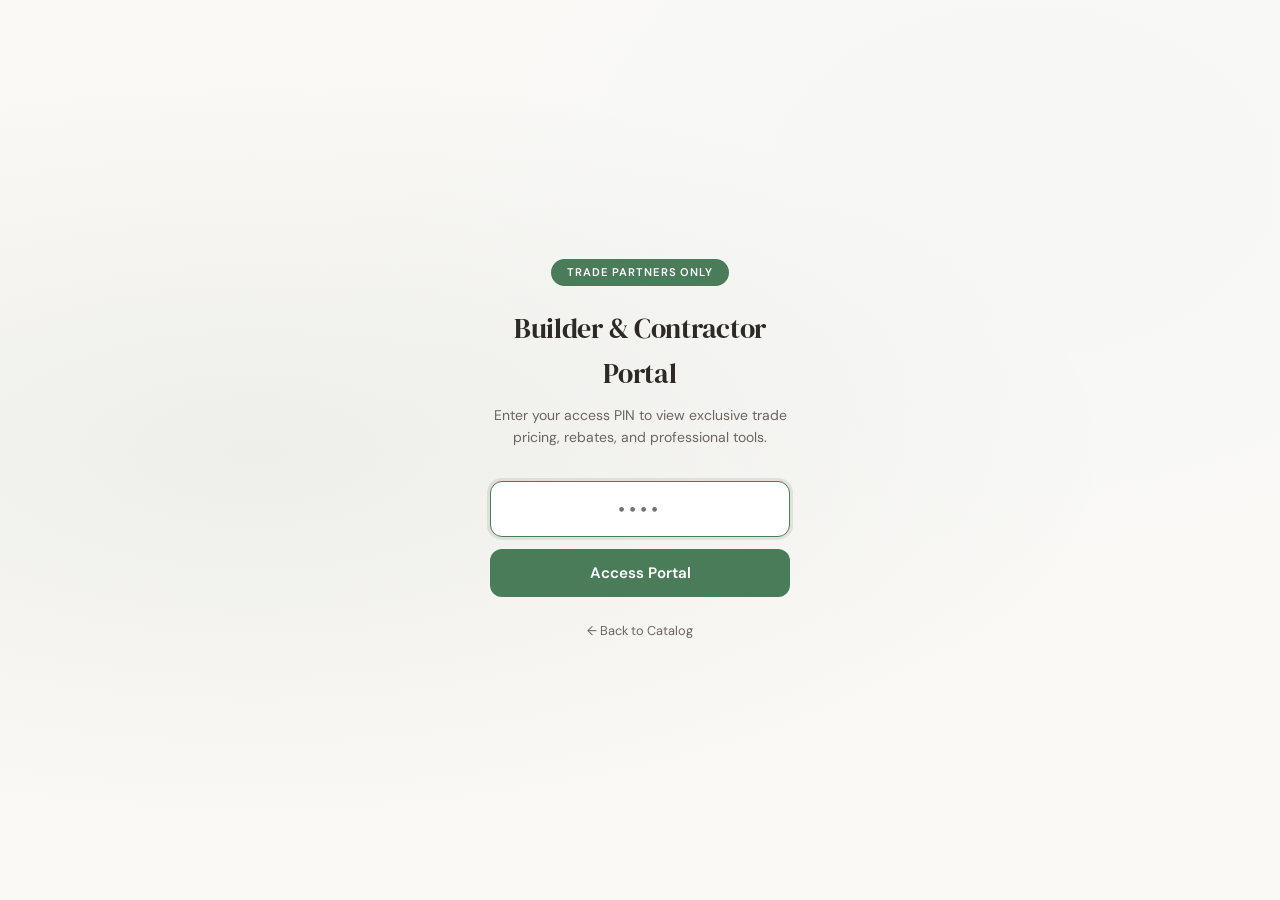
<file: builder-portal.html>
<!doctype html>
<html lang="en">

<head>
    <meta charset="utf-8" />
    <meta name="viewport" content="width=device-width, initial-scale=1" />
    <title>Builder & Contractor Portal | Shop Timber Frame Kits</title>
    <meta name="description"
        content="Exclusive builder and contractor pricing portal for Shop Timber Frame Kits pre-fabricated timber frame kits." />
    <link rel="icon" type="image/png" href="assets/favicon.png">
    <link
        href="https://fonts.googleapis.com/css2?family=DM+Sans:ital,opsz,wght@0,9..40,300;0,9..40,400;0,9..40,500;0,9..40,600;0,9..40,700;1,9..40,400&family=DM+Serif+Display&display=swap"
        rel="stylesheet">
    <link rel="stylesheet" href="assets/builder-portal.css" />
    <script src="https://app.metricslite.com/tracker-1.0.js"
        data-site-id="7a184184-bbf4-4ec1-81ba-8d738decb242"></script>
</head>

<body>

    <!-- ═══════════ PIN GATE ═══════════ -->
    <div id="pin-gate" class="pin-gate">
        <div class="pin-gate-inner">
            <div class="pin-badge">Trade Partners Only</div>
            <h1 class="pin-title">Builder & Contractor Portal</h1>
            <p class="pin-sub">Enter your access PIN to view exclusive trade pricing, rebates, and professional tools.
            </p>
            <div class="pin-input-wrap">
                <input id="pin-input" type="password" inputmode="numeric" maxlength="6" placeholder="••••"
                    autocomplete="off" />
                <button id="pin-submit" class="pin-btn">Access Portal</button>
            </div>
            <p id="pin-error" class="pin-error" style="display:none">Incorrect PIN. Please try again.</p>
            <a href="index.html" class="pin-back">← Back to Catalog</a>
        </div>
    </div>

    <!-- ═══════════ PORTAL CONTENT ═══════════ -->
    <div id="portal" class="portal" style="display:none">
        <header class="portal-header">
            <div class="header-left">
                <a href="index.html" class="back-link">← Catalog</a>
                <div class="header-text">
                    <h1>Builder & Contractor Portal</h1>
                    <span class="header-tag">Trade Partner Pricing</span>
                </div>
            </div>
            <div class="header-right">
                <button id="logout-btn" class="btn-ghost">Sign Out</button>
            </div>
        </header>

        <main class="portal-main">

            <!-- ── Hero ── -->
            <section class="hero-section">
                <div class="hero-content">
                    <h2 class="hero-headline">Exclusive Trade Pricing<br /><span class="hero-accent">Built for
                            Builders</span></h2>
                    <p class="hero-desc">Access discounted pricing on every timber frame kit, earn 1% rebates on
                        purchases, and get priority lead times as a Shop Timber Frame Kits trade partner.</p>
                </div>
                <div class="hero-cards">
                    <div class="stat-card">
                        <div class="stat-icon-text">$</div>
                        <div class="stat-value">$1,500–$3,000</div>
                        <div class="stat-label">Off Per Kit</div>
                    </div>
                    <div class="stat-card">
                        <div class="stat-icon-text">%</div>
                        <div class="stat-value">1%</div>
                        <div class="stat-label">Rebate on Purchases</div>
                    </div>
                    <div class="stat-card">
                        <div class="stat-icon-text">→</div>
                        <div class="stat-value">3–5 Wk</div>
                        <div class="stat-label">Standard Species Lead Time</div>
                    </div>
                </div>
            </section>

            <!-- ── Discount Explainer ── -->
            <section class="discount-section">
                <h3 class="section-label">Your Builder Discount</h3>
                <div class="discount-tiers">
                    <div class="tier-card active">
                        <div class="tier-header">
                            <span class="tier-name">First 5 Kits</span>
                            <span class="tier-badge">$1,500 off</span>
                        </div>
                        <p class="tier-desc">Every kit in your first five purchases receives a $1,500 discount off list
                            price.</p>
                    </div>
                    <div class="tier-card">
                        <div class="tier-header">
                            <span class="tier-name">Kits 6+</span>
                            <span class="tier-badge tier-badge-gold">$3,000 off</span>
                        </div>
                        <p class="tier-desc">After your fifth kit, every subsequent purchase receives a $3,000 discount
                            off list price.</p>
                    </div>
                </div>
            </section>

            <!-- ── Catalog Controls ── -->
            <section class="catalog-section" id="catalog">
                <div class="catalog-header">
                    <h3 class="section-label">Trade Pricing Catalog</h3>
                    <div class="catalog-controls">
                        <input id="q" class="ctl-input" placeholder="Search kits…" autocomplete="off" />
                        <select id="type-filter" class="ctl-select" aria-label="Filter by type">
                            <option value="">All types</option>
                        </select>
                        <select id="discount-tier" class="ctl-select" aria-label="Discount tier">
                            <option value="1500">First 5 Kits (−$1,500)</option>
                            <option value="3000">Kits 6+ (−$3,000)</option>
                        </select>
                    </div>
                </div>
                <div id="grid" class="product-grid" aria-live="polite"></div>
            </section>

            <!-- ── Rebate Section ── -->
            <section class="rebate-section">
                <h3 class="section-label">1% Rebate Program</h3>
                <div class="rebate-content">
                    <div class="rebate-info">
                        <p>Earn <strong>1% back</strong> on every timber frame kit purchase. Rebates accumulate and are
                            paid out periodically to active trade partners.</p>
                        <div class="rebate-examples">
                            <div class="rebate-example">
                                <span class="re-price">$33,999 kit</span>
                                <span class="re-arrow">→</span>
                                <span class="re-rebate">$340 rebate</span>
                            </div>
                            <div class="rebate-example">
                                <span class="re-price">$96,999 kit</span>
                                <span class="re-arrow">→</span>
                                <span class="re-rebate">$970 rebate</span>
                            </div>
                            <div class="rebate-example">
                                <span class="re-price">$149,999 kit</span>
                                <span class="re-arrow">→</span>
                                <span class="re-rebate">$1,500 rebate</span>
                            </div>
                        </div>
                    </div>
                    <a href="inquiry.html?projectType=Builder%20Rebate%20Program" class="btn-accent" style="align-self:center">Enroll in Rebate Program</a>
                </div>
            </section>

            <!-- ── Resources ── -->
            <section class="resources-section">
                <h3 class="section-label">Builder Resources</h3>
                <div class="resources-grid">
                    <div class="resource-card">
                        <div class="rc-icon-text">Support</div>
                        <h4>Dedicated Trade Support</h4>
                        <p>Your dedicated rep for trade accounts, priority support, and project coordination.</p>
                        <a href="sms:6159177974&body=Hi%2C%20I'm%20a%20builder%2Fcontractor%20interested%20in%20Shop%20Timber%20Frame%20Kits%20trade%20partner%20program.%20I'd%20like%20to%20connect%20with%20a%20rep%20to%20discuss%20timber%20frame%20kits%20for%20my%20projects."
                            class="rc-link">Contact Your Rep →</a>
                    </div>
                    <div class="resource-card">
                        <div class="rc-icon-text">Gallery</div>
                        <h4>Submit Your Project</h4>
                        <p>Installed one of our kits? Share photos of your completed project for our gallery.</p>
                    <a href="inquiry.html?projectType=Project%20Gallery%20Submission" class="rc-link">Submit Photos →</a>
                    </div>
                    <div class="resource-card">
                        <div class="rc-icon-text">Referral</div>
                        <h4>Referral Program</h4>
                        <p>Know another builder? Refer them to our trade program and earn referral bonuses.</p>
                        <a href="inquiry.html?projectType=Builder%20Referral" class="rc-link">Refer a Builder →</a>
                    </div>
                </div>
            </section>
        </main>

        <footer class="portal-footer">
            <span>Shop Timber Frame Kits · Trade Partner Portal</span>
            <a href="index.html">Public Catalog</a>
        </footer>
    </div>


    <script src="assets/builder-portal.js"></script>
</body>

</html>
</file>
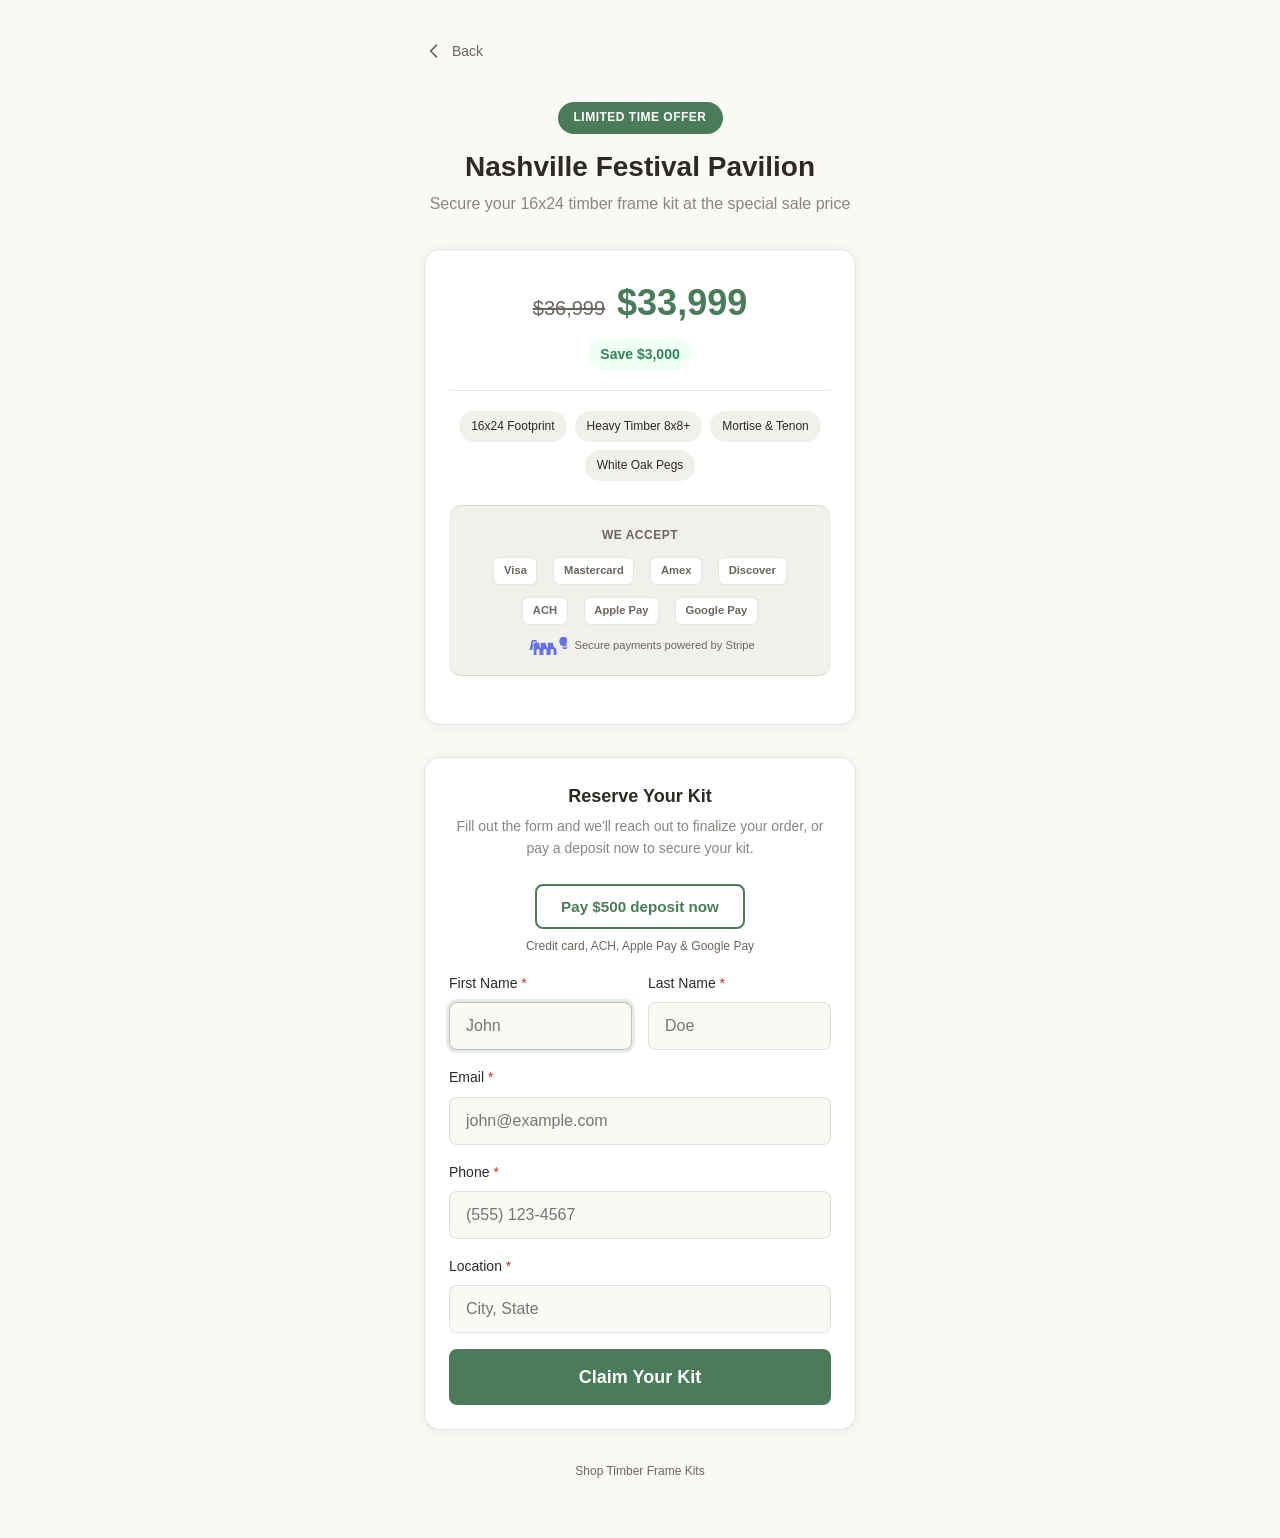
<file: claim-kit.html>
<!DOCTYPE html>
<html lang="en">
<head>
    <meta charset="UTF-8">
    <meta name="viewport" content="width=device-width, initial-scale=1.0">
    <title>Claim Your 16x24 Pavilion Kit | Shop Timber Frame Kits</title>
    <meta name="description" content="Secure your Nashville Festival Pavilion kit at the special sale price of $33,999. Limited inventory available.">
    <link rel="icon" type="image/png" href="assets/favicon.png">
    <link rel="stylesheet" href="assets/payment-methods.css">
    <link rel="dns-prefetch" href="https://js.stripe.com">
    <link rel="preconnect" href="https://js.stripe.com" crossorigin>
    <style>
        * {
            margin: 0;
            padding: 0;
            box-sizing: border-box;
        }

        :root {
            --bg: #faf9f6;
            --bg-secondary: #f2f0eb;
            --text: #2d2a26;
            --text-muted: #6b6560;
            --text-secondary: #8a8580;
            --border: rgba(45, 42, 38, 0.12);
            --border-focus: rgba(74, 124, 89, 0.4);
            --shadow: 0 2px 16px rgba(45, 42, 38, 0.06);
            --shadow-hover: 0 8px 32px rgba(45, 42, 38, 0.12);
            --accent: #4a7c59;
            --accent-hover: #5a9c69;
            --error: #c53030;
            --error-bg: #fff5f5;
            --success: #2f855a;
            --success-bg: #f0fff4;
            --radius: 8px;
            --radius-lg: 16px;
            --transition: all 0.3s cubic-bezier(0.4, 0, 0.2, 1);
        }

        body {
            font-family: 'Helvetica Neue', -apple-system, BlinkMacSystemFont, 'Segoe UI', Roboto, Arial, sans-serif;
            color: var(--text);
            background: var(--bg);
            line-height: 1.6;
            -webkit-font-smoothing: antialiased;
            min-height: 100vh;
        }

        .container {
            max-width: 480px;
            margin: 0 auto;
            padding: 1.5rem;
        }

        /* Header */
        .header {
            display: flex;
            align-items: center;
            justify-content: space-between;
            padding: 1rem 0;
            margin-bottom: 1.5rem;
        }

        .back-link {
            display: flex;
            align-items: center;
            gap: 0.5rem;
            color: var(--text-muted);
            text-decoration: none;
            font-size: 0.875rem;
            font-weight: 500;
            transition: var(--transition);
        }

        .back-link:hover {
            color: var(--accent);
        }

        .back-link svg {
            width: 20px;
            height: 20px;
        }

        .logo {
            height: 48px;
            width: auto;
        }

        /* Hero Section */
        .hero {
            text-align: center;
            margin-bottom: 2rem;
        }

        .hero-badge {
            display: inline-block;
            background: var(--accent);
            color: white;
            padding: 0.375rem 1rem;
            border-radius: 100px;
            font-size: 0.75rem;
            font-weight: 600;
            text-transform: uppercase;
            letter-spacing: 0.5px;
            margin-bottom: 1rem;
        }

        .hero h1 {
            font-size: 1.75rem;
            font-weight: 700;
            color: var(--text);
            margin-bottom: 0.5rem;
            line-height: 1.2;
        }

        .hero-subtitle {
            color: var(--text-secondary);
            font-size: 1rem;
            margin-bottom: 1.5rem;
        }

        /* Pricing Card */
        .pricing-card {
            background: white;
            border: 1px solid var(--border);
            border-radius: var(--radius-lg);
            padding: 1.5rem;
            margin-bottom: 2rem;
            box-shadow: var(--shadow);
        }

        .price-row {
            display: flex;
            align-items: baseline;
            justify-content: center;
            gap: 0.75rem;
            margin-bottom: 0.5rem;
        }

        .old-price {
            font-size: 1.25rem;
            color: var(--text-muted);
            text-decoration: line-through;
        }

        .new-price {
            font-size: 2.25rem;
            font-weight: 700;
            color: var(--accent);
        }

        .save-badge {
            display: inline-block;
            background: var(--success-bg);
            color: var(--success);
            padding: 0.25rem 0.75rem;
            border-radius: 100px;
            font-size: 0.875rem;
            font-weight: 600;
        }

        .features-list {
            display: flex;
            flex-wrap: wrap;
            gap: 0.5rem;
            justify-content: center;
            margin-top: 1.25rem;
            padding-top: 1.25rem;
            border-top: 1px solid var(--border);
        }

        .feature-tag {
            background: var(--bg-secondary);
            color: var(--text);
            padding: 0.375rem 0.75rem;
            border-radius: 100px;
            font-size: 0.75rem;
            font-weight: 500;
        }

        /* Form Section */
        .form-section {
            background: white;
            border: 1px solid var(--border);
            border-radius: var(--radius-lg);
            padding: 1.5rem;
            box-shadow: var(--shadow);
        }

        .form-title {
            font-size: 1.125rem;
            font-weight: 600;
            color: var(--text);
            margin-bottom: 0.25rem;
            text-align: center;
        }

        .form-subtitle {
            font-size: 0.875rem;
            color: var(--text-secondary);
            margin-bottom: 1.5rem;
            text-align: center;
        }

        .form-row {
            display: grid;
            grid-template-columns: 1fr 1fr;
            gap: 1rem;
        }

        .form-group {
            margin-bottom: 1rem;
        }

        .form-group.full-width {
            grid-column: 1 / -1;
        }

        label {
            display: block;
            font-size: 0.875rem;
            font-weight: 500;
            color: var(--text);
            margin-bottom: 0.5rem;
        }

        label .required {
            color: var(--error);
        }

        label .optional {
            color: var(--text-muted);
            font-weight: 400;
        }

        input[type="text"],
        input[type="email"],
        input[type="tel"] {
            width: 100%;
            padding: 0.875rem 1rem;
            font-size: 1rem;
            border: 1px solid var(--border);
            border-radius: var(--radius);
            background: var(--bg);
            color: var(--text);
            transition: var(--transition);
            -webkit-appearance: none;
        }

        input:focus {
            outline: none;
            border-color: var(--border-focus);
            box-shadow: 0 0 0 3px rgba(44, 62, 47, 0.1);
        }

        input.error {
            border-color: var(--error);
            background: var(--error-bg);
        }

        .error-message {
            display: none;
            color: var(--error);
            font-size: 0.75rem;
            margin-top: 0.375rem;
        }

        .error-message.visible {
            display: block;
        }

        /* Submit Button */
        .submit-btn {
            width: 100%;
            padding: 1rem 1.5rem;
            font-size: 1.125rem;
            font-weight: 600;
            color: white;
            background: var(--accent);
            border: none;
            border-radius: var(--radius);
            cursor: pointer;
            transition: var(--transition);
            margin-top: 0.5rem;
            display: flex;
            align-items: center;
            justify-content: center;
            gap: 0.5rem;
            min-height: 56px;
        }

        .submit-btn:hover:not(:disabled) {
            background: var(--accent-hover);
            transform: translateY(-1px);
            box-shadow: var(--shadow-hover);
        }

        .submit-btn:active:not(:disabled) {
            transform: translateY(0);
        }

        .submit-btn:disabled {
            opacity: 0.7;
            cursor: not-allowed;
        }

        /* Loading Spinner */
        .spinner {
            width: 20px;
            height: 20px;
            border: 2px solid rgba(255,255,255,0.3);
            border-top-color: white;
            border-radius: 50%;
            animation: spin 0.8s linear infinite;
        }

        @keyframes spin {
            to { transform: rotate(360deg); }
        }

        /* Success/Error States */
        .form-message {
            display: none;
            padding: 1rem;
            border-radius: var(--radius);
            margin-bottom: 1rem;
            text-align: center;
        }

        .form-message.success {
            display: block;
            background: var(--success-bg);
            color: var(--success);
            border: 1px solid var(--success);
        }

        .form-message.error {
            display: block;
            background: var(--error-bg);
            color: var(--error);
            border: 1px solid var(--error);
        }

        /* Success View */
        .success-view {
            display: none;
            text-align: center;
            padding: 2rem 1rem;
        }

        .success-view.visible {
            display: block;
        }

        .success-icon {
            width: 64px;
            height: 64px;
            background: var(--success-bg);
            border-radius: 50%;
            display: flex;
            align-items: center;
            justify-content: center;
            margin: 0 auto 1.5rem;
        }

        .success-icon svg {
            width: 32px;
            height: 32px;
            color: var(--success);
        }

        .success-view h2 {
            font-size: 1.5rem;
            font-weight: 700;
            color: var(--text);
            margin-bottom: 0.5rem;
        }

        .success-view p {
            color: var(--text-secondary);
            margin-bottom: 1.5rem;
        }

        .success-view .back-home {
            display: inline-block;
            padding: 0.75rem 1.5rem;
            background: var(--accent);
            color: white;
            text-decoration: none;
            border-radius: var(--radius);
            font-weight: 500;
            transition: var(--transition);
        }

        .success-view .back-home:hover {
            background: var(--accent-hover);
        }

        /* Hide form when success */
        .form-content.hidden {
            display: none;
        }

        .pay-deposit-row {
            display: flex;
            flex-direction: column;
            align-items: center;
            gap: 0.5rem;
        }

        .pay-deposit-btn {
            padding: 0.75rem 1.5rem;
            font-size: 0.95rem;
            font-weight: 600;
            color: var(--accent);
            background: transparent;
            border: 2px solid var(--accent);
            border-radius: var(--radius);
            cursor: pointer;
            transition: var(--transition);
        }

        .pay-deposit-btn:hover {
            background: var(--accent);
            color: white;
        }

        .pay-deposit-btn:disabled {
            opacity: 0.6;
            cursor: not-allowed;
        }

        .pay-deposit-note {
            font-size: 0.75rem;
            color: var(--text-muted);
        }

        /* Footer */
        .footer {
            text-align: center;
            padding: 2rem 0;
            color: var(--text-muted);
            font-size: 0.75rem;
        }

        /* Responsive */
        @media (max-width: 400px) {
            .form-row {
                grid-template-columns: 1fr;
            }

            .hero h1 {
                font-size: 1.5rem;
            }

            .new-price {
                font-size: 2rem;
            }
        }
    </style>
    <script src="assets/stripe-config.js"></script>
    <script src="assets/stripe-checkout.js"></script>
    <script src="https://js.stripe.com/v3/"></script>
    <script src="https://app.metricslite.com/tracker-1.0.js" data-site-id="7a184184-bbf4-4ec1-81ba-8d738decb242"></script>
</head>
<body>
    <div class="container">
        <!-- Header -->
        <header class="header">
            <a href="index.html" class="back-link">
                <svg xmlns="http://www.w3.org/2000/svg" fill="none" viewBox="0 0 24 24" stroke="currentColor" stroke-width="2">
                    <path stroke-linecap="round" stroke-linejoin="round" d="M15 19l-7-7 7-7" />
                </svg>
                Back
            </a>
        </header>

        <!-- Hero -->
        <section class="hero">
            <span class="hero-badge">Limited Time Offer</span>
            <h1>Nashville Festival Pavilion</h1>
            <p class="hero-subtitle">Secure your 16x24 timber frame kit at the special sale price</p>
        </section>

        <!-- Pricing Card -->
        <div class="pricing-card">
            <div class="price-row">
                <span class="old-price">$36,999</span>
                <span class="new-price">$33,999</span>
            </div>
            <div style="text-align: center;">
                <span class="save-badge">Save $3,000</span>
            </div>
            <div class="features-list">
                <span class="feature-tag">16x24 Footprint</span>
                <span class="feature-tag">Heavy Timber 8x8+</span>
                <span class="feature-tag">Mortise & Tenon</span>
                <span class="feature-tag">White Oak Pegs</span>
            </div>
            <section class="payment-methods" aria-label="Accepted payment methods">
              <span class="payment-methods-label">We accept</span>
              <div class="payment-methods-icons">
                <span class="pm-badge" title="Visa">Visa</span>
                <span class="pm-badge" title="Mastercard">Mastercard</span>
                <span class="pm-badge" title="American Express">Amex</span>
                <span class="pm-badge" title="Discover">Discover</span>
                <span class="pm-badge" title="ACH Bank Transfer">ACH</span>
                <span class="pm-badge" title="Apple Pay">Apple Pay</span>
                <span class="pm-badge" title="Google Pay">Google Pay</span>
              </div>
              <div class="payment-methods-stripe">
                <svg viewBox="0 0 60 25" fill="none" xmlns="http://www.w3.org/2000/svg"><path d="M59.64 14.28h-8.06c.19 1.93 1.6 2.55 3.2 2.55 1.64 0 2.96-.37 2.96-.37.36-.14.5-.42.48-.66l.35-2.84c.02-.22-.15-.52-.6-.4 0 0-1.86.6-3.92.6-3.9 0-6.34-2.86-6.34-7.1 0-3.75 2.14-6.6 5.62-6.6 3.26 0 5.15 2.2 5.15 5.34 0 2.2-.5 3.9-1.1 5.1l-.12.3zm-5.92-5.5c0 1.7-.7 3.28-2.6 3.28-1.44 0-2.32-1.3-2.32-3.28 0-1.6.66-3.2 2.4-3.2 1.5 0 2.3 1.4 2.3 3.2z" fill="#6772E5"/><path d="M38.32 7.7c-1.2 0-2.18.37-2.9 1.04l-.12-.8h-3.6v19.2h3.9v-7.42c0-1.75.66-2.9 2.2-2.9 1.33 0 1.96 1 1.96 2.5v7.82h3.9v-8.36c0-2.5-1.33-4.08-3.14-4.08z" fill="#6772E5"/><path d="M28.3 7.7c-1.23 0-2.2.37-2.9 1.04l-.12-.8h-3.6v19.2h3.9v-7.42c0-1.75.66-2.9 2.2-2.9 1.33 0 1.96 1 1.96 2.5v7.82h3.9v-8.36c0-2.5-1.34-4.08-3.14-4.08z" fill="#6772E5"/><path d="M19.4 7.7c-1.2 0-2.2.37-2.9 1.04l-.12-.8H12v19.2h3.9v-7.42c0-1.75.66-2.9 2.2-2.9 1.33 0 1.96 1 1.96 2.5v7.82h3.9v-8.36c0-2.5-1.34-4.08-3.14-4.08z" fill="#6772E5"/><path d="M9.5 4.18L6.2 17.9h3.9l1.1-5.62h4.9l.63-5.62H11.6l.43-2.48H3.9L9.5 4.18zm.9 7.1l1.5-7.1h4.2l-1.5 7.1h-4.2z" fill="#6772E5"/></svg>
                <span>Secure payments powered by Stripe</span>
              </div>
            </section>
        </div>

        <!-- Form Section -->
        <div class="form-section">
            <!-- Success View (hidden by default) -->
            <div class="success-view" id="successView">
                <div class="success-icon">
                    <svg xmlns="http://www.w3.org/2000/svg" fill="none" viewBox="0 0 24 24" stroke="currentColor" stroke-width="2">
                        <path stroke-linecap="round" stroke-linejoin="round" d="M5 13l4 4L19 7" />
                    </svg>
                </div>
                <h2>You're on the list!</h2>
                <p>We'll be in touch shortly to discuss your Nashville Festival Pavilion kit.</p>
                <a href="index.html" class="back-home">Browse More Designs</a>
            </div>

            <!-- Form Content -->
            <div class="form-content" id="formContent">
                <h2 class="form-title">Reserve Your Kit</h2>
                <p class="form-subtitle">Fill out the form and we'll reach out to finalize your order, or pay a deposit now to secure your kit.</p>

                <div class="pay-deposit-row" style="margin-bottom: 1rem;">
                  <button type="button" class="pay-deposit-btn" id="payDepositBtn">
                    Pay $500 deposit now
                  </button>
                  <span class="pay-deposit-note">Credit card, ACH, Apple Pay &amp; Google Pay</span>
                </div>

                <div class="form-message" id="formMessage"></div>

                <form id="leadForm" novalidate>
                    <div class="form-row">
                        <div class="form-group">
                            <label for="firstName">First Name <span class="required">*</span></label>
                            <input type="text" id="firstName" name="firstName" required autocomplete="given-name" placeholder="John">
                            <span class="error-message" id="firstNameError">Please enter your first name</span>
                        </div>
                        <div class="form-group">
                            <label for="lastName">Last Name <span class="required">*</span></label>
                            <input type="text" id="lastName" name="lastName" required autocomplete="family-name" placeholder="Doe">
                            <span class="error-message" id="lastNameError">Please enter your last name</span>
                        </div>
                    </div>

                    <div class="form-group">
                        <label for="email">Email <span class="required">*</span></label>
                        <input type="email" id="email" name="email" required autocomplete="email" placeholder="john@example.com">
                        <span class="error-message" id="emailError">Please enter a valid email address</span>
                    </div>

                    <div class="form-group">
                        <label for="phone">Phone <span class="required">*</span></label>
                        <input type="tel" id="phone" name="phone" required autocomplete="tel" placeholder="(555) 123-4567">
                        <span class="error-message" id="phoneError">Please enter a valid phone number</span>
                    </div>

                    <div class="form-group">
                        <label for="location">Location <span class="required">*</span></label>
                        <input type="text" id="location" name="location" required autocomplete="address-level2" placeholder="City, State">
                        <span class="error-message" id="locationError">Please enter your location</span>
                    </div>

                    <button type="submit" class="submit-btn" id="submitBtn">
                        <span id="btnText">Claim Your Kit</span>
                        <span class="spinner" id="spinner" style="display: none;"></span>
                    </button>
                </form>
            </div>
        </div>

        <!-- Footer -->
        <footer class="footer">
            <p>Shop Timber Frame Kits</p>
        </footer>
    </div>

    <script>
        const API_URL = 'https://us-central1-lctf-projects.cloudfunctions.net/createLead';
        const API_KEY = '66c25ffa0e50f06e993f9dba1bcfc5007314eb2200da2b77d288e0141064f002';

        const form = document.getElementById('leadForm');
        const submitBtn = document.getElementById('submitBtn');
        const btnText = document.getElementById('btnText');
        const spinner = document.getElementById('spinner');
        const formMessage = document.getElementById('formMessage');
        const formContent = document.getElementById('formContent');
        const successView = document.getElementById('successView');

        // Phone formatting
        const phoneInput = document.getElementById('phone');
        phoneInput.addEventListener('input', (e) => {
            let value = e.target.value.replace(/\D/g, '');
            if (value.length > 0) {
                if (value.length <= 3) {
                    value = `(${value}`;
                } else if (value.length <= 6) {
                    value = `(${value.slice(0, 3)}) ${value.slice(3)}`;
                } else {
                    value = `(${value.slice(0, 3)}) ${value.slice(3, 6)}-${value.slice(6, 10)}`;
                }
            }
            e.target.value = value;
        });

        // Validation
        function validateField(field) {
            const errorEl = document.getElementById(`${field.id}Error`);
            let isValid = true;

            if (field.required && !field.value.trim()) {
                isValid = false;
            }

            if (field.type === 'email' && field.value) {
                const emailRegex = /^[^\s@]+@[^\s@]+\.[^\s@]+$/;
                isValid = emailRegex.test(field.value);
            }

            if (isValid) {
                field.classList.remove('error');
                if (errorEl) errorEl.classList.remove('visible');
            } else {
                field.classList.add('error');
                if (errorEl) errorEl.classList.add('visible');
            }

            return isValid;
        }

        // Real-time validation on blur
        document.querySelectorAll('input[required]').forEach(input => {
            input.addEventListener('blur', () => validateField(input));
        });

        document.getElementById('email').addEventListener('blur', function() {
            validateField(this);
        });

        // Form submission
        form.addEventListener('submit', async (e) => {
            e.preventDefault();

            // Validate all required fields
            const firstName = document.getElementById('firstName');
            const lastName = document.getElementById('lastName');
            const email = document.getElementById('email');
            const phone = document.getElementById('phone');
            const location = document.getElementById('location');

            const isFirstNameValid = validateField(firstName);
            const isLastNameValid = validateField(lastName);
            const isEmailValid = validateField(email);
            const isPhoneValid = validateField(phone);
            const isLocationValid = validateField(location);

            if (!isFirstNameValid || !isLastNameValid || !isEmailValid || !isPhoneValid || !isLocationValid) {
                formMessage.textContent = 'Please fill in all required fields correctly.';
                formMessage.className = 'form-message error';
                return;
            }

            // Hide any previous messages
            formMessage.className = 'form-message';

            // Show loading state
            submitBtn.disabled = true;
            btnText.style.display = 'none';
            spinner.style.display = 'block';

            // Prepare payload
            const payload = {
                firstName: firstName.value.trim(),
                lastName: lastName.value.trim(),
                email: email.value.trim(),
                phone: phone.value.trim(),
                location: location.value.trim(),
                source: 'web-form',
                projectType: '16x24 Pavilion Kit',
                notes: '16x24 Nashville Festival Pavilion Sale - $33,999'
            };

            // Remove undefined values
            Object.keys(payload).forEach(key => {
                if (payload[key] === undefined) {
                    delete payload[key];
                }
            });

            try {
                const response = await fetch(API_URL, {
                    method: 'POST',
                    headers: {
                        'Content-Type': 'application/json',
                        'Authorization': `Bearer ${API_KEY}`
                    },
                    body: JSON.stringify(payload)
                });

                if (!response.ok) {
                    throw new Error('Network response was not ok');
                }

                // Show success view
                formContent.classList.add('hidden');
                successView.classList.add('visible');

            } catch (error) {
                console.error('Error:', error);
                formMessage.textContent = 'Something went wrong. Please try again or contact us directly.';
                formMessage.className = 'form-message error';

                // Reset button
                submitBtn.disabled = false;
                btnText.style.display = 'inline';
                spinner.style.display = 'none';
            }
        });

        // Check for payment success redirect
        const urlParams = new URLSearchParams(window.location.search);
        if (urlParams.get('payment') === 'success') {
            formContent.classList.add('hidden');
            successView.classList.add('visible');
            successView.querySelector('p').textContent = 'Thank you! Your deposit has been received. We\'ll be in touch shortly to discuss your Nashville Festival Pavilion kit.';
        } else {
            document.getElementById('firstName').focus();
        }

        // Pay deposit button - redirects to Stripe Checkout when backend is configured
        document.getElementById('payDepositBtn').addEventListener('click', async function() {
            const btn = this;
            btn.disabled = true;
            btn.textContent = 'Redirecting...';
            const ok = await window.redirectToStripeCheckout({
                amount: 50000, // $500 in cents
                productId: 'lctf-pf17',
                productName: 'Nashville Festival Pavilion - $500 Deposit',
                successUrl: window.location.origin + '/claim-kit.html?payment=success',
                cancelUrl: window.location.href
            });
            if (!ok) {
                btn.disabled = false;
                btn.textContent = 'Pay $500 deposit now';
                formMessage.textContent = 'Online payment coming soon. Please submit the form and we\'ll contact you.';
                formMessage.className = 'form-message error';
            }
        });
    </script>
</body>
</html>
</file>
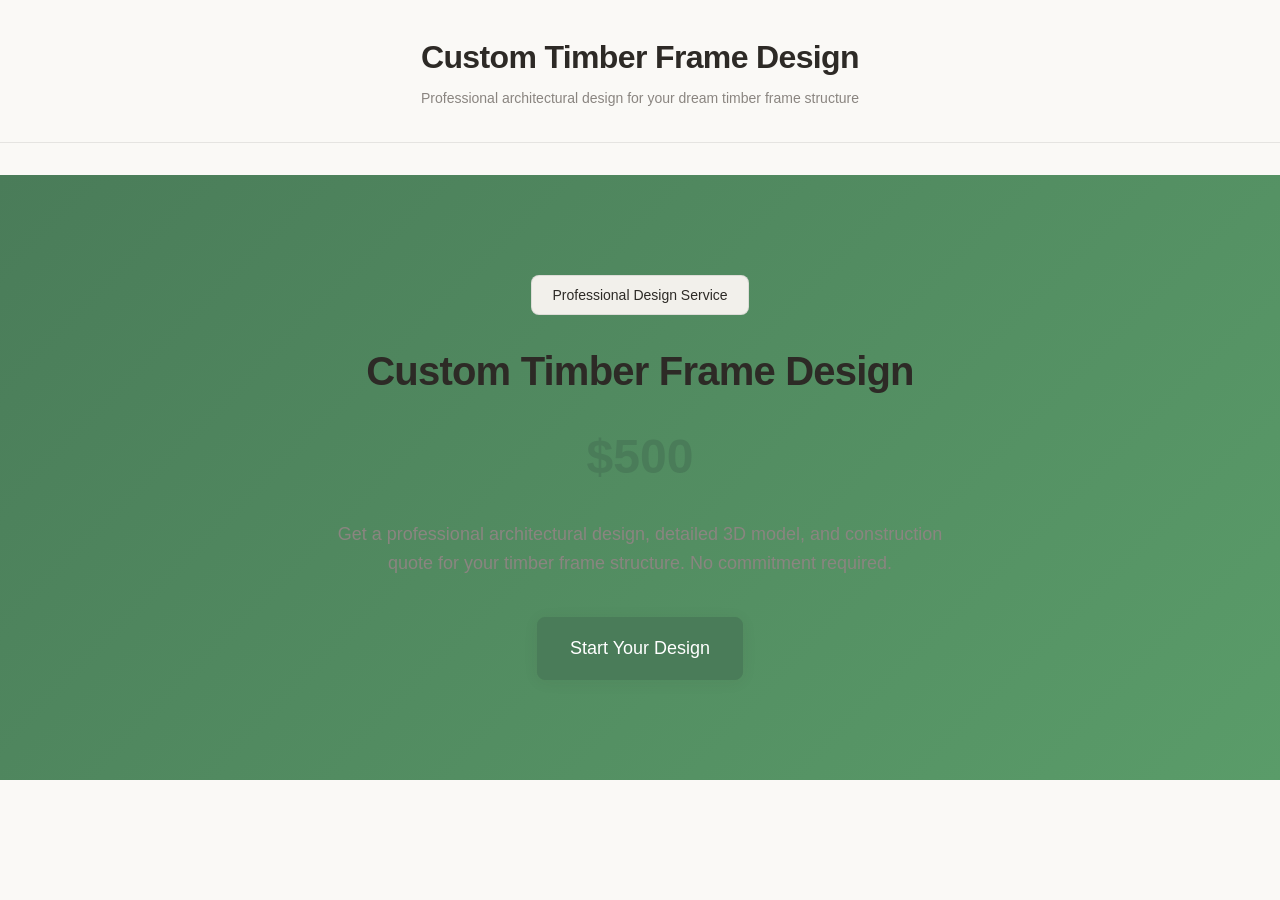
<file: custom-design.html>
<!DOCTYPE html>
<html lang="en">
<head>
    <meta charset="UTF-8">
    <meta name="viewport" content="width=device-width, initial-scale=1.0">
    <title>Custom Timber Frame Design | Shop Timber Frame Kits</title>
    <meta name="description" content="Professional timber frame architectural design for $500. Custom 3D models, detailed construction plans, and expert consultation.">
    <link rel="icon" type="image/png" href="assets/favicon.png">
    <style>
        * {
            margin: 0;
            padding: 0;
            box-sizing: border-box;
        }

        :root {
            --bg: #faf9f6;
            --bg-secondary: #f2f0eb;
            --panel: #ffffff;
            --panel-hover: #f8f7f4;
            --text: #2d2a26;
            --text-muted: #6b6560;
            --text-secondary: #8a8580;
            --border: rgba(45, 42, 38, 0.1);
            --border-hover: rgba(45, 42, 38, 0.2);
            --shadow: 0 2px 16px rgba(45, 42, 38, 0.06);
            --shadow-hover: 0 8px 32px rgba(45, 42, 38, 0.1);
            --shadow-luxury: 0 4px 24px rgba(45, 42, 38, 0.08);
            --accent: #4a7c59;
            --accent-hover: #5a9c69;
            --brand-dark-green: #4a7c59;
            --secondary-green: #5a9c69;
            --radius: 8px;
            --radius-lg: 16px;
            --transition: all 0.3s cubic-bezier(0.4, 0, 0.2, 1);
        }

        * {
            margin: 0;
            padding: 0;
            box-sizing: border-box;
        }

        body {
            font-family: 'Helvetica Neue', -apple-system, BlinkMacSystemFont, 'Segoe UI', Roboto, Arial, sans-serif;
            color: var(--text);
            background: var(--bg);
            line-height: 1.6;
            -webkit-font-smoothing: antialiased;
            -moz-osx-font-smoothing: grayscale;
        }

        .hero {
            background: linear-gradient(135deg, var(--brand-dark-green) 0%, var(--secondary-green) 100%);
            color: white;
            padding: 100px 20px;
            text-align: center;
            position: relative;
            overflow: hidden;
        }

        .container {
            max-width: 1200px;
            margin: 0 auto;
            padding: 0 1.5rem;
        }

        .header {
            padding: 2rem 0;
            border-bottom: 1px solid var(--border);
            margin-bottom: 2rem;
        }

        .header-content {
            display: flex;
            align-items: center;
            justify-content: center;
            gap: 2rem;
        }

        .logo {
            height: 60px;
            width: auto;
            flex-shrink: 0;
        }

        .header-text h1 {
            font-size: 2rem;
            font-weight: 600;
            color: var(--text);
            margin-bottom: 0.25rem;
            letter-spacing: -0.02em;
        }

        .header-text p {
            color: var(--text-secondary);
            font-size: 0.875rem;
        }

        .hero {
            text-align: center;
            margin-bottom: 4rem;
        }

        .hero-content {
            position: relative;
            z-index: 2;
            max-width: 900px;
            margin: 0 auto;
        }

        .hero-badge {
            display: inline-block;
            padding: 0.5rem 1.25rem;
            background: var(--bg-secondary);
            color: var(--text);
            border-radius: var(--radius);
            font-size: 0.875rem;
            font-weight: 500;
            margin-bottom: 2rem;
            border: 1px solid var(--border);
        }

        .hero h1 {
            font-size: 2.5rem;
            font-weight: 600;
            margin-bottom: 1.5rem;
            line-height: 1.2;
            letter-spacing: -0.02em;
            color: var(--text);
        }

        .price-highlight {
            font-size: 3rem;
            font-weight: 600;
            color: var(--accent);
            margin: 1.5rem 0;
            display: block;
        }

        .hero p {
            font-size: 1.125rem;
            margin-bottom: 2.5rem;
            max-width: 650px;
            margin-left: auto;
            margin-right: auto;
            line-height: 1.6;
            color: var(--text-secondary);
        }

        .cta-button {
            background: var(--accent);
            color: var(--ivory-white);
            padding: 1rem 2rem;
            border-radius: var(--radius);
            text-decoration: none;
            font-size: 1.125rem;
            font-weight: 500;
            display: inline-block;
            transition: var(--transition);
            box-shadow: var(--shadow);
            border: 1px solid var(--accent);
        }

        .cta-button:hover {
            background: var(--accent-hover);
            transform: translateY(-1px);
            box-shadow: var(--shadow-hover);
            border-color: var(--accent-hover);
        }

        .guarantee {
            background: var(--bg-secondary);
            padding: 2rem;
            border-radius: var(--radius-lg);
            margin-top: 3rem;
            border: 1px solid var(--border);
            max-width: 600px;
            margin-left: auto;
            margin-right: auto;
        }

        .guarantee h3 {
            color: var(--accent);
            margin-bottom: 1rem;
            font-size: 1.125rem;
            font-weight: 600;
        }

        .guarantee p {
            color: var(--text-secondary);
            font-size: 1rem;
            line-height: 1.6;
        }

        .container {
            max-width: 1200px;
            margin: 0 auto;
            padding: 20px;
        }

        .features {
            margin: 4rem 0;
        }

        .features-grid {
            display: grid;
            grid-template-columns: repeat(auto-fit, minmax(300px, 1fr));
            gap: 2rem;
            margin-top: 2rem;
        }

        .feature-card {
            background: var(--panel);
            border: 1px solid var(--border);
            border-radius: var(--radius-lg);
            padding: 2.5rem 2rem;
            text-align: center;
            transition: var(--transition);
            box-shadow: var(--shadow);
        }

        .feature-card:hover {
            transform: translateY(-2px);
            box-shadow: var(--shadow-hover);
            border-color: var(--border-hover);
        }

        .feature-icon {
            width: 72px;
            height: 72px;
            background: var(--accent);
            border-radius: 50%;
            display: flex;
            align-items: center;
            justify-content: center;
            margin: 0 auto 1.5rem;
            color: var(--ivory-white);
            font-size: 1.75rem;
        }

        .feature-card h3 {
            font-size: 1.25rem;
            font-weight: 600;
            margin-bottom: 1rem;
            color: var(--text);
        }

        .feature-card p {
            color: var(--text-secondary);
            line-height: 1.6;
            font-size: 0.875rem;
        }

        .social-proof {
            background: var(--bg-secondary);
            padding: 4rem 0;
            margin: 4rem 0;
            text-align: center;
        }

        .social-proof h2 {
            font-size: 2rem;
            font-weight: 600;
            margin-bottom: 3rem;
            color: var(--text);
        }

        .stats {
            display: grid;
            grid-template-columns: repeat(auto-fit, minmax(200px, 1fr));
            gap: 2rem;
            max-width: 800px;
            margin: 0 auto 3rem;
        }

        .stat {
            background: var(--panel);
            padding: 2rem;
            border-radius: var(--radius-lg);
            box-shadow: var(--shadow-luxury);
            border: 1px solid var(--border);
        }

        .stat-number {
            font-size: 2.5rem;
            font-weight: 600;
            color: var(--accent);
            margin-bottom: 0.5rem;
            line-height: 1;
        }

        .stat-label {
            color: var(--text);
            font-size: 0.875rem;
            font-weight: 500;
            text-transform: uppercase;
            letter-spacing: 0.5px;
        }

        .testimonials {
            margin: 4rem 0;
        }

        .testimonials h2 {
            font-size: 2rem;
            font-weight: 600;
            text-align: center;
            margin-bottom: 3rem;
            color: var(--text);
        }

        .testimonial {
            background: var(--panel);
            padding: 2.5rem;
            border-radius: var(--radius-lg);
            margin-bottom: 2rem;
            box-shadow: var(--shadow);
            border: 1px solid var(--border);
            position: relative;
        }

        .testimonial::before {
            content: '"';
            position: absolute;
            top: 2rem;
            left: 2rem;
            font-size: 3rem;
            color: var(--accent);
            opacity: 0.2;
            font-family: 'Georgia', serif;
        }

        .testimonial-text {
            font-size: 1.125rem;
            color: var(--text-secondary);
            margin-bottom: 1.5rem;
            line-height: 1.6;
            padding-left: 3rem;
        }

        .testimonial-author {
            font-weight: 600;
            color: var(--accent);
            font-size: 0.875rem;
            padding-left: 3rem;
        }

        .faq {
            margin: 4rem 0;
        }

        .faq h2 {
            font-size: 2rem;
            font-weight: 600;
            text-align: center;
            margin-bottom: 3rem;
            color: var(--text);
        }

        .faq-item {
            background: var(--panel);
            margin-bottom: 1rem;
            border-radius: var(--radius-lg);
            overflow: hidden;
            box-shadow: var(--shadow);
            border: 1px solid var(--border);
        }

        .faq-question {
            padding: 1.5rem 2rem;
            background: var(--bg-secondary);
            cursor: pointer;
            display: flex;
            justify-content: space-between;
            align-items: center;
            font-weight: 500;
            transition: var(--transition);
            color: var(--text);
        }

        .faq-question:hover {
            background: var(--panel);
        }

        .faq-answer {
            padding: 0 2rem 2rem;
            display: none;
            color: var(--text-secondary);
            line-height: 1.6;
            font-size: 0.875rem;
        }

        .faq-toggle {
            font-size: 1.25rem;
            transition: transform 0.3s ease;
            color: var(--accent);
        }

        .cta-section {
            background: var(--accent);
            color: var(--ivory-white);
            padding: 4rem 0;
            text-align: center;
            margin-top: 4rem;
        }

        .cta-section h2 {
            font-size: 2.25rem;
            font-weight: 600;
            margin-bottom: 1.5rem;
            letter-spacing: -0.02em;
        }

        .cta-section p {
            font-size: 1.25rem;
            margin-bottom: 3rem;
            max-width: 650px;
            margin-left: auto;
            margin-right: auto;
            line-height: 1.6;
            opacity: 0.9;
        }

        .cta-button-large {
            background: var(--ivory-white);
            color: var(--accent);
            padding: 1.25rem 3rem;
            border-radius: var(--radius);
            text-decoration: none;
            font-size: 1.25rem;
            font-weight: 600;
            display: inline-block;
            transition: var(--transition);
            box-shadow: 0 4px 16px rgba(0,0,0,0.1);
            border: 2px solid var(--ivory-white);
        }

        .cta-button-large:hover {
            background: var(--bg-secondary);
            transform: translateY(-2px);
            box-shadow: 0 8px 24px rgba(0,0,0,0.15);
        }

        .back-link {
            position: fixed;
            top: 20px;
            left: 20px;
            color: var(--accent);
            text-decoration: none;
            font-weight: 500;
            background: var(--panel);
            padding: 0.75rem 1.5rem;
            border-radius: var(--radius-md);
            box-shadow: var(--shadow);
            transition: var(--transition);
            z-index: 100;
            border: 1px solid var(--border);
        }

        .back-link:hover {
            color: var(--accent-hover);
            transform: translateY(-1px);
            box-shadow: var(--shadow-hover);
            background: var(--panel-hover);
        }


        @media (max-width: 768px) {
            .hero h1 {
                font-size: 2.5rem;
            }

            .hero .price-highlight {
                font-size: 3rem;
            }

            .hero p {
                font-size: 1.1rem;
            }

            .value-props {
                grid-template-columns: 1fr;
                gap: 20px;
            }

            .stats {
                grid-template-columns: repeat(2, 1fr);
            }

            .final-cta h2 {
                font-size: 2.2rem;
            }
        }

        .timeline {
            position: relative;
            margin: 40px 0;
            padding: 20px 0;
        }

        .timeline-line {
            display: none;
        }

        .deposit-group {
            position: absolute;
            top: 0;
            left: 0;
            right: 0;
            bottom: 0;
            pointer-events: none;
            z-index: 1;
        }

        .deposit-overlay {
            position: absolute;
            top: -20px;
            left: 50%;
            transform: translateX(-50%);
            background: var(--franklin-green);
            color: var(--ivory-white);
            padding: 8px 16px;
            border-radius: 20px;
            font-size: 0.85rem;
            font-weight: 600;
            box-shadow: 0 4px 12px rgba(44, 62, 47, 0.3);
            opacity: 0;
            visibility: hidden;
            transition: all 0.3s ease;
            white-space: nowrap;
            z-index: 5;
        }

        .deposit-overlay::after {
            content: '';
            position: absolute;
            bottom: -6px;
            left: 50%;
            width: 0;
            height: 0;
            border-left: 6px solid transparent;
            border-right: 6px solid transparent;
            border-top: 6px solid var(--franklin-green);
            transform: translateX(-50%);
        }

        .deposit-group:hover .deposit-overlay {
            opacity: 1;
            visibility: visible;
        }



        .timeline-steps {
            display: flex;
            justify-content: space-between;
            gap: 20px;
            position: relative;
            z-index: 3;
            padding: 0 20px;
            flex-wrap: wrap;
        }

        .timeline-step {
            flex: 1;
            text-align: center;
            position: relative;
            cursor: pointer;
            transition: all 0.3s ease;
            opacity: 0;
            animation: fadeInScale 0.6s ease-out forwards;
            display: flex;
            flex-direction: column;
            align-items: center;
            padding-top: 15px;
        }

        .timeline-step:nth-child(1) { animation-delay: 0.1s; }
        .timeline-step:nth-child(2) { animation-delay: 0.2s; }
        .timeline-step:nth-child(3) { animation-delay: 0.3s; }
        .timeline-step:nth-child(4) { animation-delay: 0.4s; }
        .timeline-step:nth-child(5) { animation-delay: 0.5s; }
        .timeline-step:nth-child(6) { animation-delay: 0.6s; }
        .timeline-step:nth-child(7) { animation-delay: 0.7s; }
        .timeline-step:nth-child(8) { animation-delay: 0.8s; }
        .timeline-step:nth-child(9) { animation-delay: 0.9s; }

        @keyframes fadeInScale {
            from {
                opacity: 0;
                transform: scale(0.8) translateY(20px);
            }
            to {
                opacity: 1;
                transform: scale(1) translateY(0);
            }
        }

        @keyframes fadeInUp {
            from {
                opacity: 0;
                transform: translateY(30px);
            }
            to {
                opacity: 1;
                transform: translateY(0);
            }
        }

        .step-number {
            width: 50px;
            height: 50px;
            background: var(--slab-blue);
            color: var(--forest-brown);
            border-radius: 50%;
            display: flex;
            align-items: center;
            justify-content: center;
            font-weight: bold;
            font-size: 1.1rem;
            box-shadow: 0 4px 15px rgba(205, 227, 242, 0.3);
            border: 3px solid var(--ivory-white);
            transition: all 0.3s ease;
            cursor: pointer;
            z-index: 3;
            position: relative;
            top: 0;
        }

        .timeline-step:hover .step-number {
            transform: scale(1.1);
            box-shadow: 0 12px 35px rgba(205, 227, 242, 0.6);
            background: var(--franklin-green);
            color: var(--ivory-white);
        }

        .timeline-step.active .step-number {
            background: var(--franklin-green);
            color: var(--ivory-white);
            box-shadow: 0 8px 25px rgba(44, 62, 47, 0.4);
        }

        .timeline-step.completed .step-number {
            background: var(--franklin-green);
            color: var(--ivory-white);
            box-shadow: 0 6px 20px rgba(44, 62, 47, 0.4);
        }

        .step-content-area {
            margin-top: 20px;
            padding: 30px;
            background: var(--ivory-white);
            border-radius: 15px;
            box-shadow: 0 8px 30px rgba(79, 66, 58, 0.1);
            border: 2px solid var(--pebble-grey);
            display: block;
            text-align: center;
        }


        .step-content-area h3 {
            color: var(--forest-brown);
            margin-bottom: 20px;
            font-size: 1.8rem;
            font-weight: 700;
        }

        .step-content-area p {
            color: var(--forest-brown);
            font-size: 1.1rem;
            line-height: 1.6;
            margin-bottom: 25px;
        }

        .step-content:hover {
            transform: translateY(-2px);
            box-shadow: 0 8px 30px rgba(0,0,0,0.12);
        }

        .step-content h3 {
            color: #1f2937;
            margin-bottom: 15px;
            font-size: 1.6rem;
            font-weight: 700;
            letter-spacing: -0.02em;
        }

        .step-content p {
            color: #4b5563;
            margin-bottom: 0;
            font-size: 1.1rem;
            line-height: 1.6;
        }

        .step-label {
            font-size: 0.75rem;
            font-weight: 600;
            color: var(--forest-brown);
            margin-top: 0;
            text-transform: uppercase;
            letter-spacing: 0.5px;
        }

        .step-actions {
            margin-top: 20px;
            text-align: center;
        }

        .btn-contract {
            background: linear-gradient(135deg, var(--franklin-green), #4a5a4a);
            color: var(--ivory-white);
            border: none;
            padding: 12px 24px;
            border-radius: 8px;
            font-weight: 600;
            cursor: pointer;
            transition: all 0.3s ease;
            font-size: 1rem;
        }

        .btn-contract:hover {
            transform: translateY(-2px);
            box-shadow: 0 6px 20px rgba(44, 62, 47, 0.4);
        }

        .installation-options {
            display: flex;
            gap: 15px;
            justify-content: center;
            margin-top: 25px;
        }

        .option-btn {
            padding: 12px 25px;
            border: 2px solid var(--slab-blue);
            background: var(--ivory-white);
            color: var(--forest-brown);
            border-radius: 8px;
            font-weight: 600;
            cursor: pointer;
            transition: all 0.3s ease;
            font-size: 1rem;
        }

        .option-btn:hover {
            background: var(--slab-blue);
            color: var(--forest-brown);
            transform: translateY(-2px);
            box-shadow: 0 4px 15px rgba(205, 227, 242, 0.3);
        }

        .option-btn.selected {
            background: var(--franklin-green);
            border-color: var(--franklin-green);
            color: var(--ivory-white);
        }




        .cta-section {
            background: linear-gradient(135deg, var(--franklin-green), #4a5a4a);
            color: var(--ivory-white);
            padding: 40px;
            border-radius: 15px;
            text-align: center;
            box-shadow: 0 10px 30px rgba(44, 62, 47, 0.2);
        }

        .cta-section h2 {
            font-size: 2rem;
            margin-bottom: 10px;
            font-weight: 700;
        }

        .cta-section p {
            margin-bottom: 30px;
            opacity: 0.9;
            font-size: 1.1rem;
        }

        .cta-buttons {
            display: flex;
            gap: 20px;
            justify-content: center;
            flex-wrap: wrap;
        }

        .btn {
            padding: 15px 30px;
            border-radius: 8px;
            text-decoration: none;
            font-weight: 600;
            font-size: 1rem;
            transition: all 0.3s ease;
            display: inline-block;
        }

        .btn-primary {
            background: var(--franklin-green);
            color: var(--ivory-white);
            border: 2px solid var(--franklin-green);
        }

        .btn-primary:hover {
            background: #4a5a4a;
            transform: translateY(-2px);
        }

        .btn-secondary {
            background: transparent;
            color: var(--ivory-white);
            border: 2px solid var(--ivory-white);
        }

        .btn-secondary:hover {
            background: var(--ivory-white);
            color: var(--franklin-green);
        }

        .back-link {
            position: fixed;
            top: 20px;
            left: 20px;
            color: #3b82f6;
            text-decoration: none;
            font-weight: 500;
            background: white;
            padding: 10px 20px;
            border-radius: 8px;
            box-shadow: 0 4px 12px rgba(0,0,0,0.1);
            transition: all 0.3s ease;
            z-index: 100;
        }

        .back-link:hover {
            transform: translateY(-2px);
            box-shadow: 0 6px 20px rgba(0,0,0,0.15);
        }

        @media (max-width: 1200px) {
            .timeline-steps {
                gap: 15px;
                padding: 0 15px;
            }
        }

        @media (max-width: 1024px) {
            .timeline-steps {
                gap: 10px;
                padding: 0 10px;
            }

            .step-number {
                width: 55px;
                height: 55px;
                font-size: 1.2rem;
            }
        }

        @media (max-width: 768px) {
            .step-number {
                width: 50px;
                height: 50px;
                font-size: 1.1rem;
            }
        }

        @media (max-width: 768px) {
            .header h1 {
                font-size: 2rem;
            }

            .header p {
                font-size: 1rem;
            }

            .deposit-banner {
                font-size: 1rem;
                padding: 20px;
            }

            .timeline {
                padding: 20px 0;
            }

            .timeline-steps {
                flex-direction: column;
                gap: 40px;
                padding: 0 20px;
            }

            .timeline-line {
                display: none;
            }

            .progress-indicator {
                display: none;
            }

            .deposit-overlay {
                font-size: 0.75rem;
                padding: 6px 12px;
            }

            .step-number {
                width: 50px;
                height: 50px;
                font-size: 1.2rem;
                margin-bottom: 15px;
            }

            .step-label {
                font-size: 0.8rem;
                margin-bottom: 10px;
            }

            .step-content-area {
                margin-top: 40px;
                padding: 25px;
            }

            .step-content-area h3 {
                font-size: 1.5rem;
            }

            .installation-options {
                flex-direction: column;
                align-items: center;
                gap: 10px;
            }

            .option-btn {
                width: 100%;
                max-width: 250px;
            }

            .cta-buttons {
                flex-direction: column;
                align-items: center;
            }

            .back-link {
                position: static;
                margin-bottom: 20px;
                display: inline-block;
            }

        }

    </style>
  <script src="https://app.metricslite.com/tracker-1.0.js" data-site-id="7a184184-bbf4-4ec1-81ba-8d738decb242"></script>
  </head>
<body>
    <div class="wrap">
        <header class="header">
            <div class="header-content">
                <div class="header-text">
                    <h1>Custom Timber Frame Design</h1>
                    <p>Professional architectural design for your dream timber frame structure</p>
                </div>
            </div>
        </header>

        <!-- Hero Section -->
        <section class="hero">
            <div class="hero-badge">Professional Design Service</div>
            <h1>Custom Timber Frame Design</h1>
            <div class="price-highlight">$500</div>
            <p>Get a professional architectural design, detailed 3D model, and construction quote for your timber frame structure. No commitment required.</p>
            <a href="inquiry.html?utm_source=website&utm_medium=custom_design&utm_campaign=500product&projectType=Custom%20Design" class="cta-button">
                Start Your Design
            </a>

        </section>
    </div>

    <script>
        // FAQ Toggle Functionality








        document.addEventListener('DOMContentLoaded', function() {
            const faqQuestions = document.querySelectorAll('.faq-question');

            faqQuestions.forEach(question => {
                question.addEventListener('click', function() {
                    const answer = this.nextElementSibling;
                    const toggle = this.querySelector('.faq-toggle');

                    // Toggle answer visibility
                    if (answer.style.display === 'block') {
                        answer.style.display = 'none';
                        toggle.textContent = '+';
                        toggle.style.transform = 'rotate(0deg)';
                    } else {
                        answer.style.display = 'block';
                        toggle.textContent = '−';
                        toggle.style.transform = 'rotate(180deg)';
                    }
                });
            });

            // Add smooth scroll behavior for better UX
            document.querySelectorAll('a[href^="#"]').forEach(anchor => {
                anchor.addEventListener('click', function (e) {
                    e.preventDefault();
                    const target = document.querySelector(this.getAttribute('href'));
                    if (target) {
                        target.scrollIntoView({
                            behavior: 'smooth',
                            block: 'start'
                        });
                    }
                });
            });

            console.log('✨ Luxury Custom Design Page Loaded - Premium Architectural Experience');
        });
    </script>
</body>
</html>
</file>
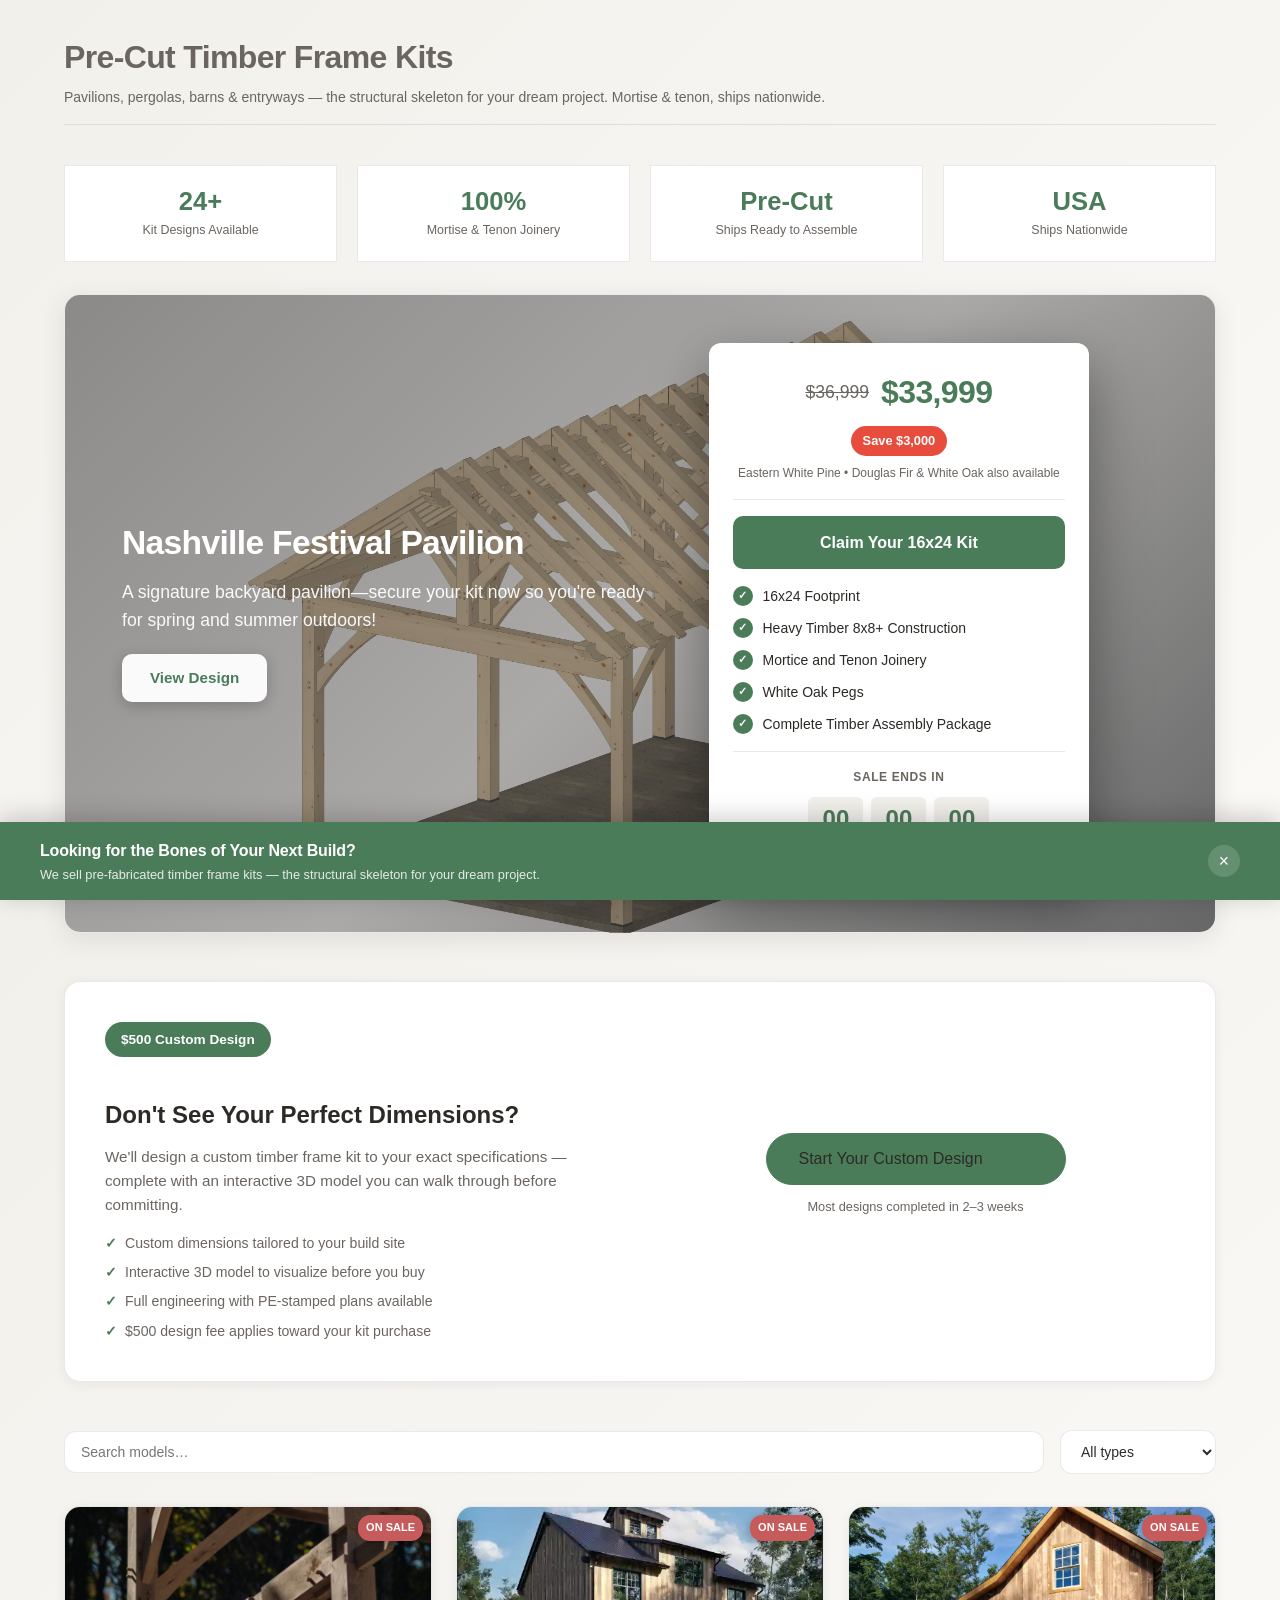
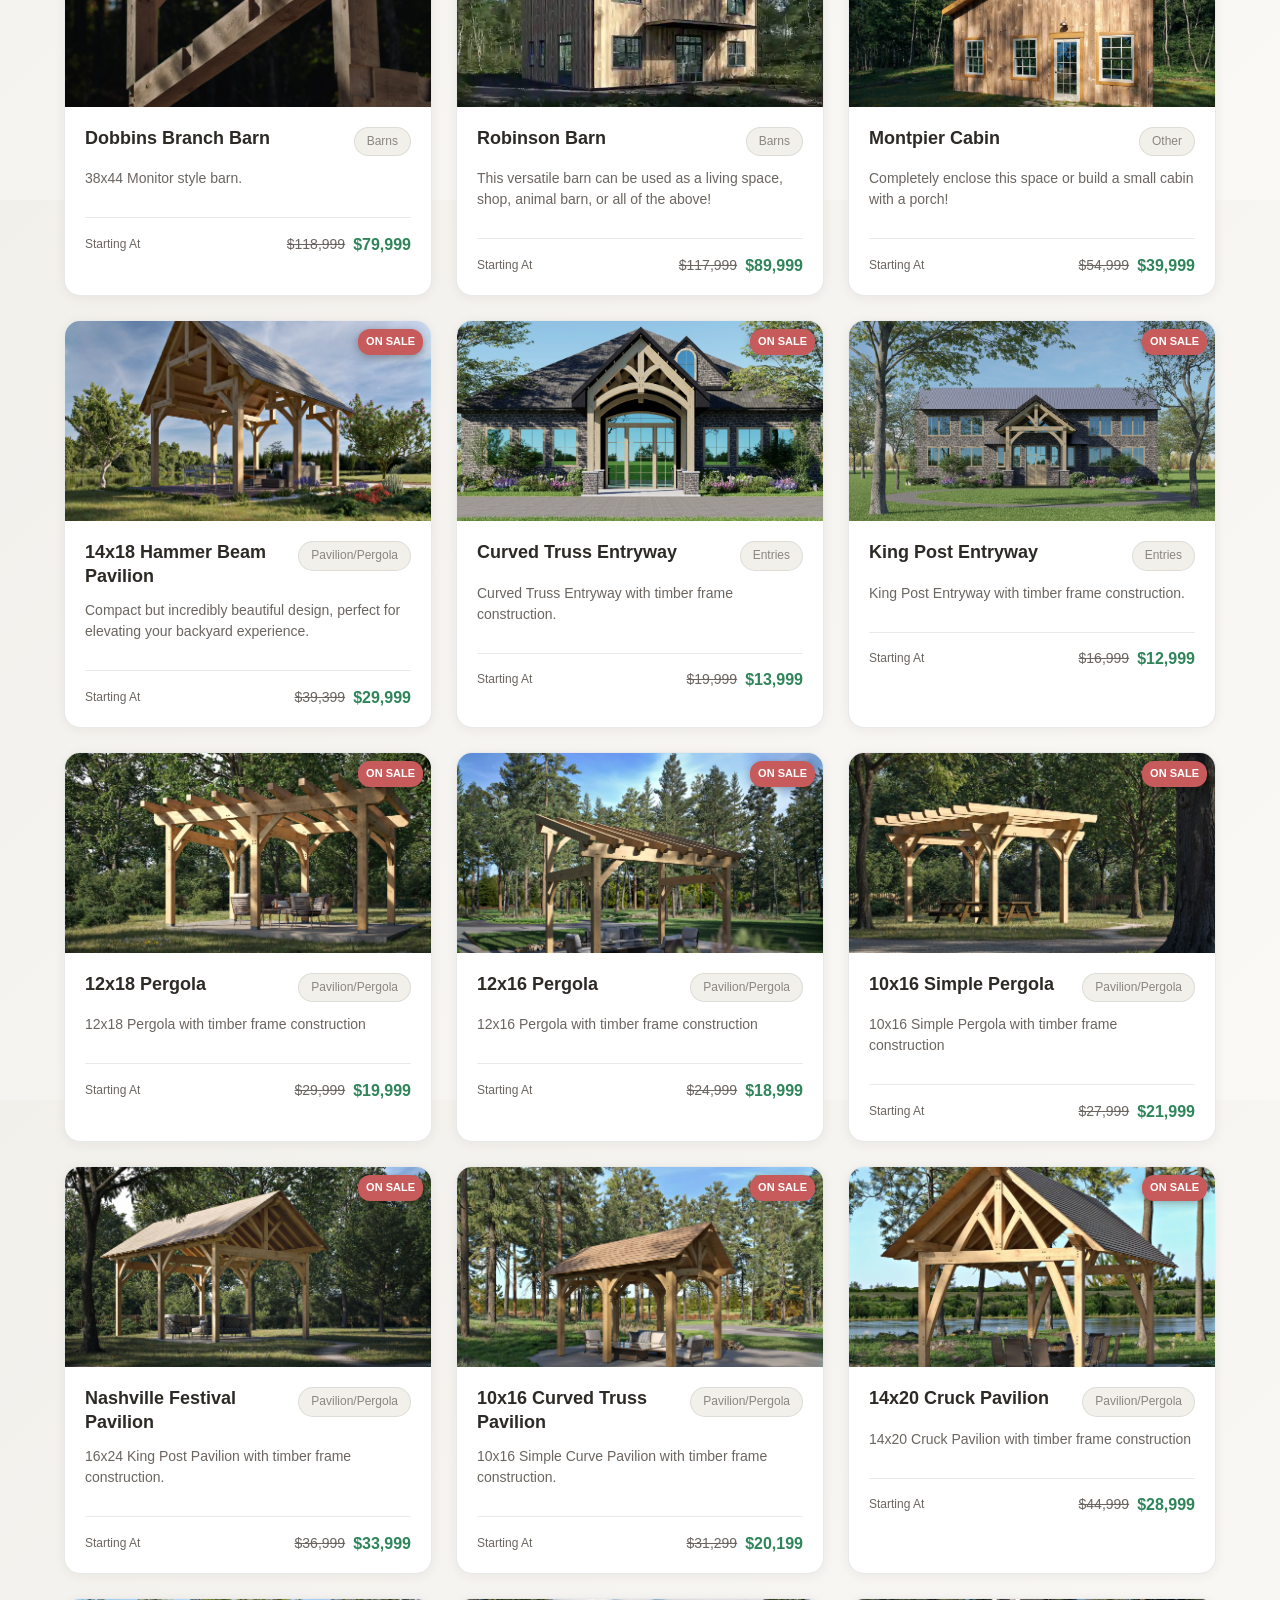
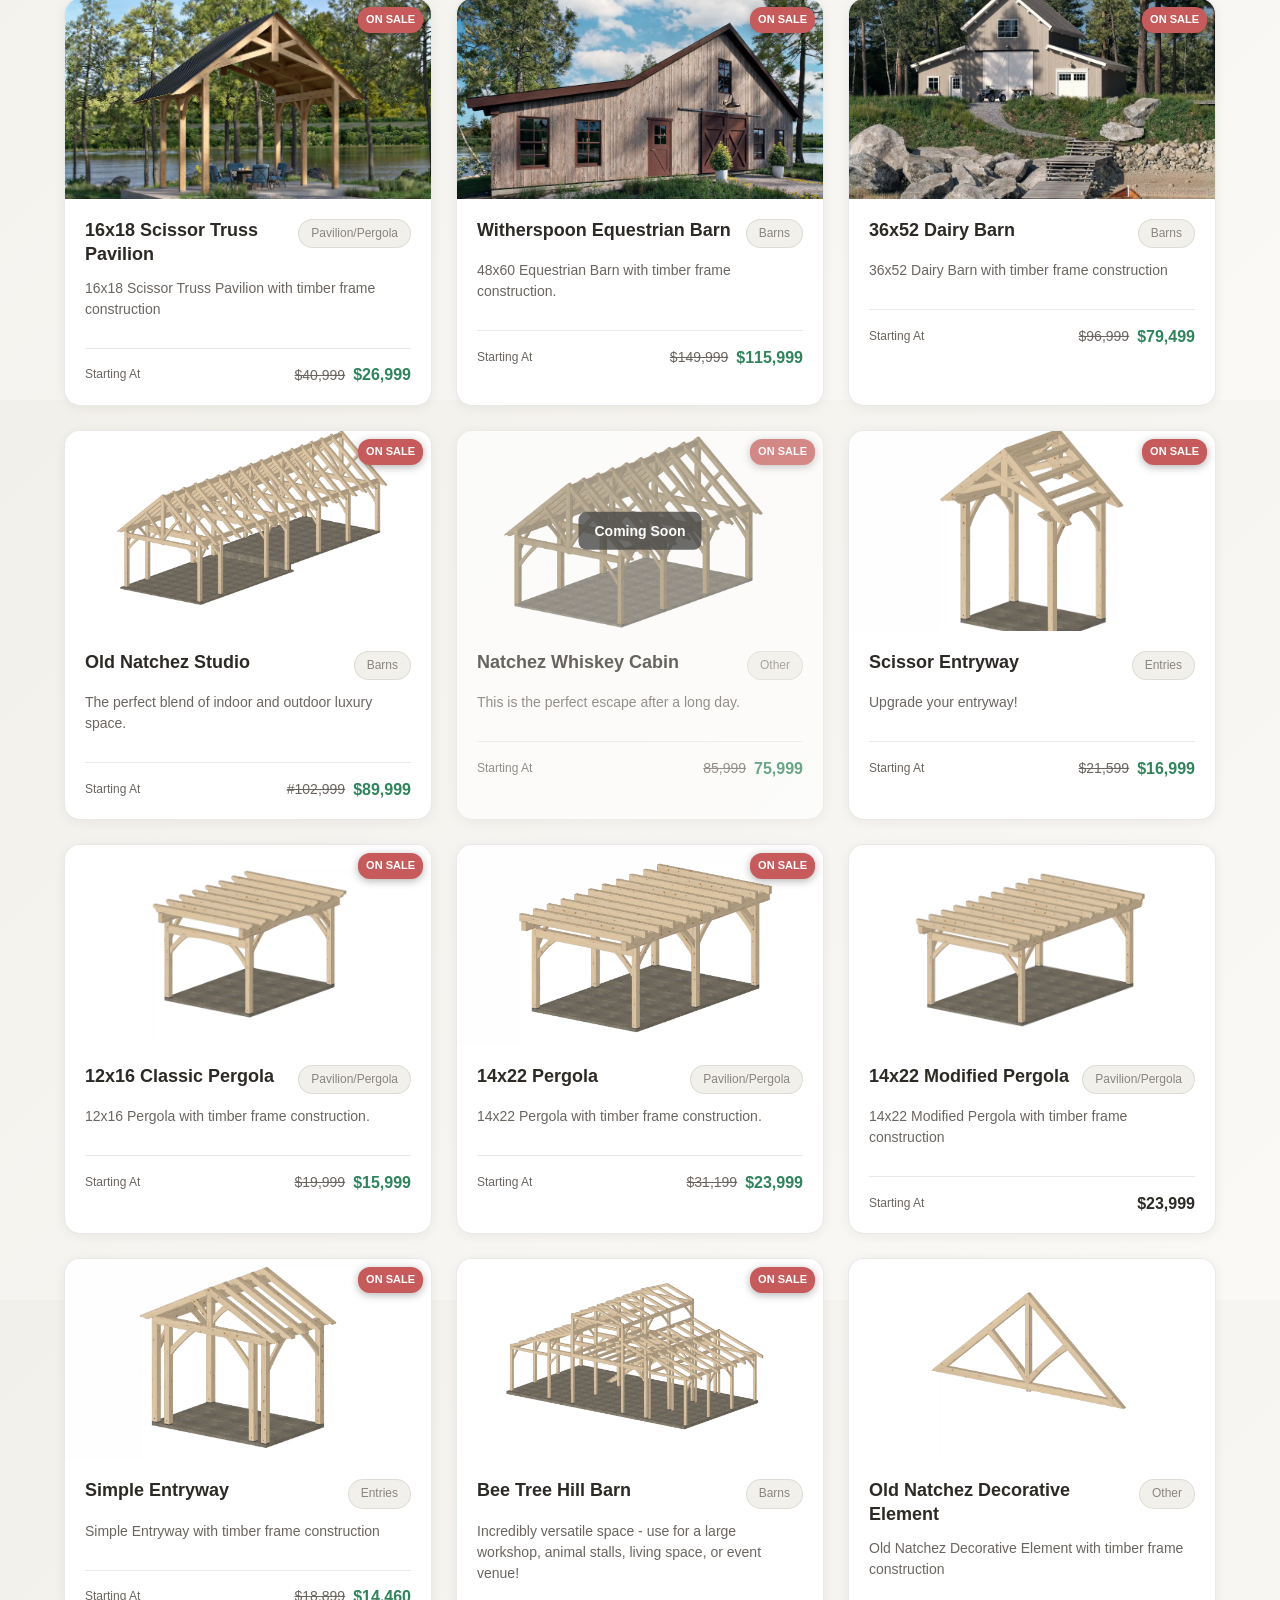
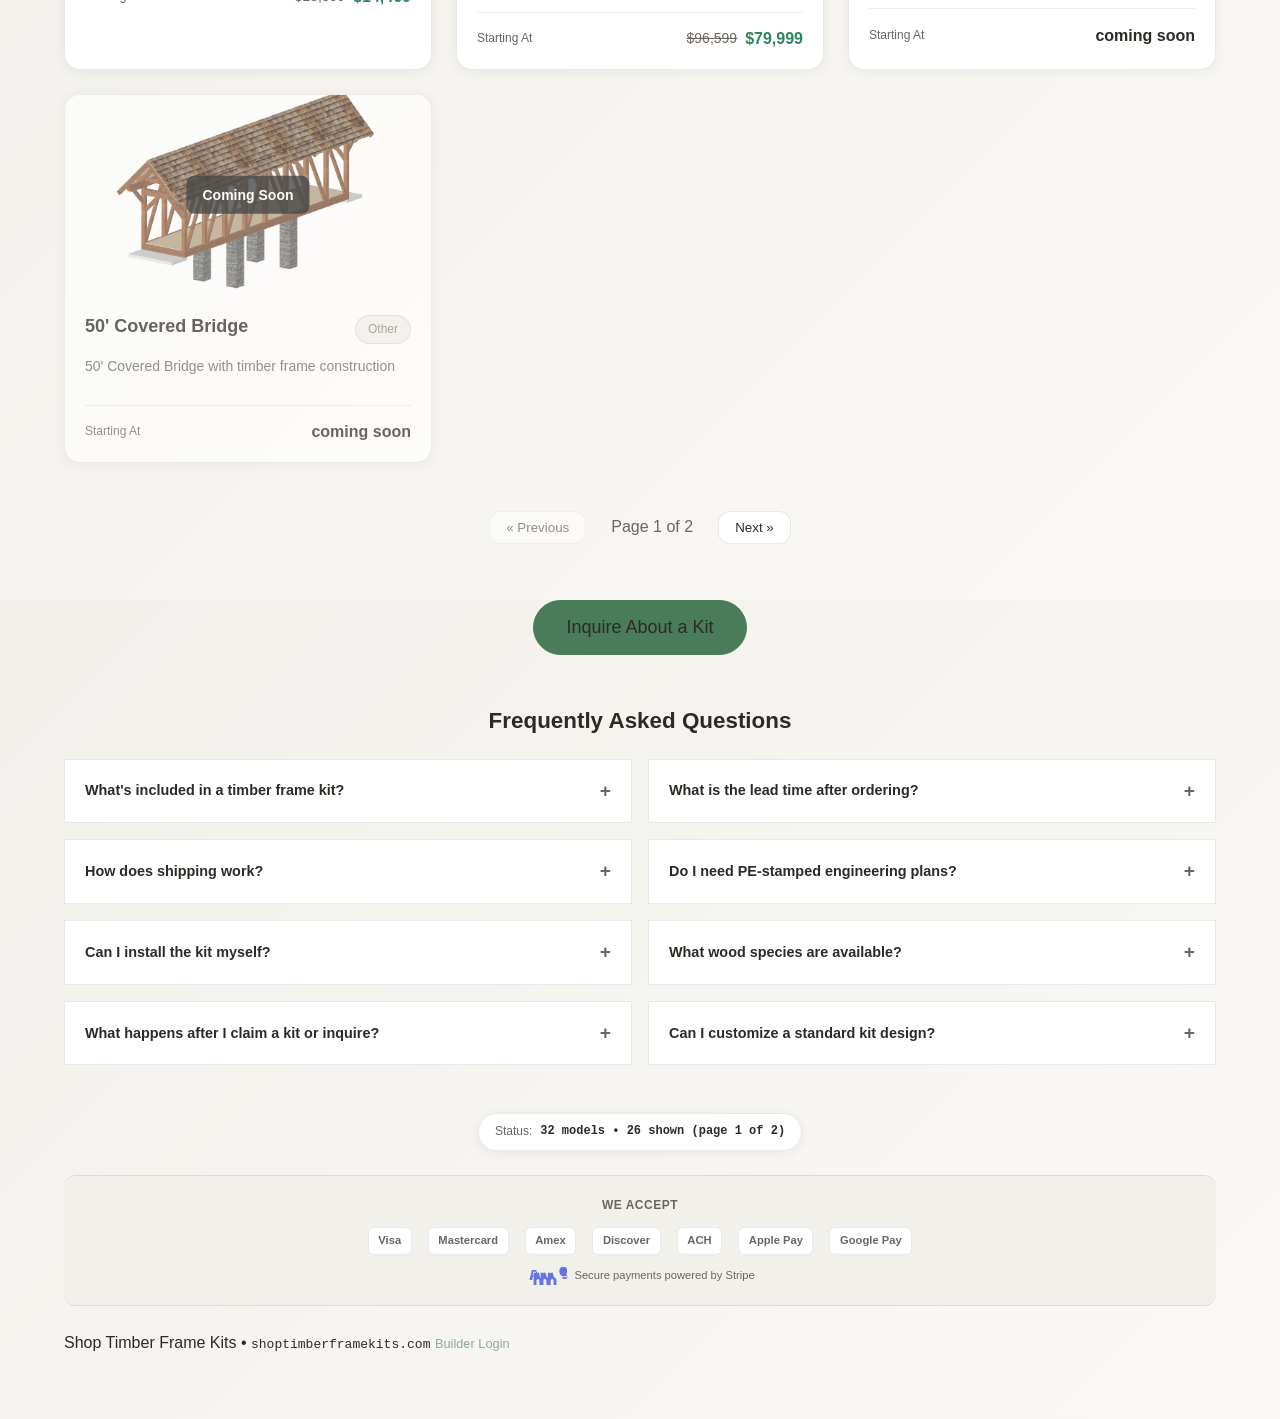
<file: detail.html>
<!doctype html>
<html lang="en">

<head>
  <meta charset="utf-8" />
  <script>
    if ('serviceWorker' in navigator) {
      navigator.serviceWorker.getRegistrations().then(function(regs) {
        regs.forEach(function(r) { r.unregister(); });
      }).then(function() {
        return navigator.serviceWorker.register('/sw.js', { scope: '/', updateViaCache: 'none' });
      }).catch(function() {});
    }
  </script>
  <meta name="viewport" content="width=device-width, initial-scale=1" />
  <title>Model Details • Shop Timber Frame Kits</title>
  <meta name="description" content="View details for this timber frame model." />
  <link rel="canonical" href="https://shoptimberframekits.com/detail.html" />
  <link rel="icon" type="image/png" href="assets/favicon.png">
  <link rel="dns-prefetch" href="//docs.google.com">
  <link rel="dns-prefetch" href="https://js.stripe.com">
  <link rel="preconnect" href="//docs.google.com" crossorigin>
  <link rel="preconnect" href="https://js.stripe.com" crossorigin>
  <link rel="stylesheet" href="assets/payment-methods.css">
  <style>
    :root {
      color-scheme: dark;
      --bg: #292929;
      --panel: #273d2d;
      --panel2: #2e4536;
      --text: #fffcf1;
      --muted: #768fa7;
      --faint: rgba(255, 252, 241, 0.55);
      --border: rgba(255, 255, 255, 0.14);
      --shadow: 0 20px 70px rgba(0, 0, 0, 0.55);
      --accent: #768fa7;
      --accent2: #273d2d;
      --danger: #ef4444;
      --primary-btn: #d4a373;
      --primary-btn-text: #292929;
    }

    * {
      box-sizing: border-box;
    }

    html,
    body {
      height: 100%;
    }

    body {
      margin: 0;
      font-family: ui-sans-serif, system-ui, -apple-system, Segoe UI, Roboto, Helvetica, Arial, "Apple Color Emoji", "Segoe UI Emoji";
      color: var(--text);
      background-color: var(--bg);
      display: flex;
      flex-direction: column;
    }

    /* Header / Nav */
    header {
      flex: 0 0 auto;
      padding: 12px 20px;
      background: rgba(39, 61, 45, 0.95);
      border-bottom: 1px solid var(--border);
      display: flex;
      align-items: center;
      gap: 16px;
      z-index: 10;
    }

    .nav-back {
      display: inline-flex;
      align-items: center;
      gap: 6px;
      color: var(--muted);
      font-size: 14px;
      font-weight: 500;
      transition: color 0.2s;
      text-decoration: none;
    }

    .nav-back:hover {
      color: var(--text);
    }

    .header-title {
      font-size: 16px;
      font-weight: 600;
      white-space: nowrap;
      overflow: hidden;
      text-overflow: ellipsis;
    }

    /* Main Layout */
    main {
      flex: 1 1 auto;
      display: grid;
      grid-template-columns: 1fr;
      /* Mobile first: stacked */
      grid-template-rows: minmax(300px, 40vh) auto;
      overflow: hidden;
    }

    /* Viewer Area */
    .viewer-container {
      position: relative;
      background: #000;
      border-bottom: 1px solid var(--border);
      min-height: 400px;
      /* Ensure loading overlay has space to display */
    }

    .viewer-frame {
      width: 100%;
      height: 100%;
      min-height: 400px;
      border: none;
      display: block;
    }

    /* Details Panel */
    .details-panel {
      background: var(--bg);
      overflow-y: auto;
      padding: 24px;
      border-top: 1px solid var(--border);
      /* for mobile stack */
    }

    .content-wrap {
      max-width: 600px;
      margin: 0 auto;
      /* Center content in panel */
    }

    h1 {
      margin: 0 0 8px 0;
      font-size: 24px;
      line-height: 1.2;
    }

    .tag {
      display: inline-block;
      font-size: 11px;
      color: var(--text);
      border: 1px solid rgba(255, 255, 255, 0.16);
      background: rgba(255, 255, 255, 0.05);
      padding: 3px 8px;
      border-radius: 999px;
      vertical-align: middle;
      margin-bottom: 12px;
    }

    .price-row {
      margin: 16px 0 24px 0;
      border-bottom: 1px solid var(--border);
      padding-bottom: 16px;
    }

    .price-tag {
      font-size: 28px;
      font-weight: bold;
      color: #e2e8f0;
    }

    .price-original {
      font-size: 18px;
      color: var(--muted);
      text-decoration: line-through;
      margin-right: 12px;
    }

    .price-sale {
      font-size: 28px;
      font-weight: bold;
      color: #4ade80;
    }

    .sale-badge-detail {
      display: inline-block;
      background: #ef4444;
      color: white;
      padding: 4px 12px;
      border-radius: 999px;
      font-size: 12px;
      font-weight: 700;
      margin-left: 8px;
      text-transform: uppercase;
    }

    /* Species selector */
    .species-selector {
      margin-bottom: 16px;
    }

    .species-selector label {
      display: block;
      font-size: 11px;
      font-weight: 600;
      color: var(--muted);
      text-transform: uppercase;
      letter-spacing: 0.5px;
      margin-bottom: 8px;
    }

    .species-tabs {
      display: flex;
      gap: 0;
      border-radius: 10px;
      overflow: hidden;
      border: 1px solid var(--border);
    }

    .species-tab {
      flex: 1;
      padding: 10px 8px;
      background: rgba(255, 255, 255, 0.03);
      border: none;
      color: var(--muted);
      font-size: 12px;
      font-weight: 600;
      cursor: pointer;
      transition: all 0.2s ease;
      text-align: center;
      line-height: 1.3;
      border-right: 1px solid var(--border);
    }

    .species-tab:last-child {
      border-right: none;
    }

    .species-tab:hover {
      background: rgba(255, 255, 255, 0.06);
      color: #e2e8f0;
    }

    .species-tab.active {
      background: rgba(74, 222, 128, 0.1);
      color: #4ade80;
      box-shadow: inset 0 -2px 0 #4ade80;
    }

    .btn-purchase {
      display: inline-flex;
      align-items: center;
      justify-content: center;
      width: 100%;
      padding: 14px 24px;
      border-radius: 12px;
      font-size: 16px;
      font-weight: 700;
      cursor: pointer;
      background: var(--primary-btn);
      color: var(--primary-btn-text);
      border: none;
      transition: transform 120ms ease, opacity 120ms ease;
      text-decoration: none;
      margin-bottom: 24px;
    }

    .btn-purchase:hover {
      transform: translateY(-1px);
      opacity: 0.95;
    }

    .btn-purchase:active {
      transform: translateY(0);
    }

    .section {
      margin-bottom: 32px;
    }

    .section h2 {
      font-size: 16px;
      margin: 0 0 12px 0;
      color: var(--muted);
      text-transform: uppercase;
      letter-spacing: 0.5px;
    }

    .section p {
      line-height: 1.6;
      margin: 0;
      color: #d1d5db;
      font-size: 15px;
    }

    .features-list {
      list-style: none;
      padding: 0;
      margin: 0;
    }

    .features-list li {
      padding: 10px 0;
      border-bottom: 1px solid rgba(255, 255, 255, 0.05);
      display: flex;
      gap: 12px;
      color: #d1d5db;
      font-size: 15px;
    }

    .features-list li::before {
      content: "✓";
      color: var(--accent);
      font-weight: bold;
    }

    .gallery {
      display: grid;
      grid-template-columns: repeat(auto-fill, minmax(120px, 1fr));
      gap: 0.75rem;
      max-width: 100%;
    }

    .gallery-item {
      aspect-ratio: 4/3;
      background-color: var(--bg-secondary);
      background-size: cover;
      background-position: center;
      border-radius: var(--radius-md);
      cursor: pointer;
      border: 1px solid var(--border);
      transition: var(--transition);
      overflow: hidden;
    }

    .gallery-item:hover {
      opacity: 0.8;
    }

    /* Modal Styles */
    .modal-overlay {
      position: fixed;
      top: 0;
      left: 0;
      width: 100%;
      height: 100%;
      background: rgba(0, 0, 0, 0.85);
      display: flex;
      align-items: center;
      justify-content: center;
      z-index: 1000;
      backdrop-filter: blur(4px);
    }

    .modal-content {
      position: relative;
      max-width: 90vw;
      max-height: 90vh;
      background: var(--panel);
      border-radius: var(--radius-lg);
      overflow: hidden;
      box-shadow: var(--shadow-hover);
      border: 1px solid var(--border);
    }

    .modal-close {
      position: absolute;
      top: 1rem;
      right: 1rem;
      background: var(--panel);
      border: 1px solid var(--border);
      border-radius: 50%;
      width: 2.5rem;
      height: 2.5rem;
      display: flex;
      align-items: center;
      justify-content: center;
      cursor: pointer;
      font-size: 1.25rem;
      color: var(--text);
      z-index: 10;
      transition: var(--transition);
    }

    .modal-close:hover {
      background: var(--panel-hover);
      border-color: var(--border-hover);
    }

    .modal-image-container {
      position: relative;
      display: flex;
      align-items: center;
      justify-content: center;
      min-height: 300px;
      max-height: 70vh;
    }

    #modal-image {
      max-width: 100%;
      max-height: 100%;
      object-fit: contain;
      border-radius: var(--radius-md);
    }

    .modal-nav {
      position: absolute;
      top: 50%;
      transform: translateY(-50%);
      background: var(--panel);
      border: 1px solid var(--border);
      border-radius: 50%;
      width: 3rem;
      height: 3rem;
      display: flex;
      align-items: center;
      justify-content: center;
      cursor: pointer;
      font-size: 1.25rem;
      color: var(--text);
      transition: var(--transition);
      z-index: 10;
    }

    .modal-nav:hover {
      background: var(--panel-hover);
      border-color: var(--border-hover);
      transform: translateY(-50%) scale(1.05);
    }

    .modal-prev {
      left: 1rem;
    }

    .modal-next {
      right: 1rem;
    }

    .modal-indicators {
      padding: 1.5rem;
      text-align: center;
      background: var(--bg-secondary);
      border-top: 1px solid var(--border);
    }

    .modal-indicators #modal-indicators {
      display: flex;
      justify-content: center;
      gap: 0.5rem;
    }

    .indicator {
      width: 0.75rem;
      height: 0.75rem;
      border-radius: 50%;
      border: 2px solid var(--border);
      background: transparent;
      cursor: pointer;
      transition: var(--transition);
    }

    .indicator.active {
      background: var(--accent);
      border-color: var(--accent);
    }

    .indicator:hover {
      border-color: var(--accent);
      transform: scale(1.1);
    }

    .loading-overlay {
      position: fixed;
      background: rgba(0, 0, 0, 0.7);
      backdrop-filter: blur(4px);
      -webkit-backdrop-filter: blur(4px);
      display: flex;
      align-items: center;
      justify-content: center;
      z-index: 100;
      transition: opacity 0.3s ease;
      /* Position will be set by JavaScript to cover viewer area */
    }

    .loading-content {
      text-align: center;
      color: white;
      max-width: 300px;
      padding: 2rem;
    }

    .loading-icon {
      font-size: 3rem;
      margin-bottom: 1rem;
      opacity: 0.8;
      animation: spin 2s linear infinite;
    }

    @keyframes spin {
      from {
        transform: rotate(0deg);
      }

      to {
        transform: rotate(360deg);
      }
    }

    .loading-title {
      font-size: 1.25rem;
      font-weight: 600;
      margin-bottom: 0.5rem;
    }

    .loading-subtitle {
      font-size: 0.875rem;
      opacity: 0.9;
      line-height: 1.4;
    }

    /* Desktop Layout */
    @media (min-width: 900px) {
      main {
        grid-template-columns: 400px 1fr;
        /* Sidebar fixed width, Viewer flex */
        grid-template-rows: 1fr;
      }

      .details-panel {
        order: 1;
        /* Sidebar on left */
        border-right: 1px solid var(--border);
        border-top: none;
      }

      .viewer-container {
        order: 2;
        /* Viewer on right */
        border-bottom: none;
      }

      .content-wrap {
        margin: 0;
      }

      /* Reset centering */
    }

    /* Mobile responsive modal */
    @media (max-width: 768px) {
      .modal-content {
        max-width: 95vw;
        max-height: 95vh;
      }

      .modal-nav {
        width: 2.5rem;
        height: 2.5rem;
        font-size: 1rem;
      }

      .modal-prev {
        left: 0.5rem;
      }

      .modal-next {
        right: 0.5rem;
      }

      .modal-close {
        width: 2rem;
        height: 2rem;
        font-size: 1rem;
      }

      #modal-image {
        max-height: 60vh;
      }
    }
  </style>
  <script src="https://app.metricslite.com/tracker-1.0.js" data-site-id="7a184184-bbf4-4ec1-81ba-8d738decb242"></script>
</head>

<body>
  <header>
    <a href="index.html" class="nav-back">← Back</a>
    <div class="header-title" id="header-title">Loading...</div>
  </header>

  <main id="main-content" style="opacity: 1; transition: opacity 0.3s;">
    <!-- Side Panel (Left on Desktop, Bottom on Mobile) -->
    <div class="details-panel">
      <div class="content-wrap">
        <span id="model-tag" class="tag">Tag</span>
        <h1 id="model-name">Model Name</h1>

        <div id="species-selector-container"></div>
        <div class="price-row">
          <div id="model-price" class="price-tag">$0.00</div>
        </div>

        <button id="btn-purchase" class="btn-purchase">Purchase Now</button>

        <section class="payment-methods" aria-label="Accepted payment methods">
          <span class="payment-methods-label">We accept</span>
          <div class="payment-methods-icons">
            <span class="pm-badge" title="Visa">Visa</span>
            <span class="pm-badge" title="Mastercard">Mastercard</span>
            <span class="pm-badge" title="American Express">Amex</span>
            <span class="pm-badge" title="Discover">Discover</span>
            <span class="pm-badge" title="ACH Bank Transfer">ACH</span>
            <span class="pm-badge" title="Apple Pay">Apple Pay</span>
            <span class="pm-badge" title="Google Pay">Google Pay</span>
          </div>
          <div class="payment-methods-stripe">
            <svg viewBox="0 0 60 25" fill="none" xmlns="http://www.w3.org/2000/svg"><path d="M59.64 14.28h-8.06c.19 1.93 1.6 2.55 3.2 2.55 1.64 0 2.96-.37 2.96-.37.36-.14.5-.42.48-.66l.35-2.84c.02-.22-.15-.52-.6-.4 0 0-1.86.6-3.92.6-3.9 0-6.34-2.86-6.34-7.1 0-3.75 2.14-6.6 5.62-6.6 3.26 0 5.15 2.2 5.15 5.34 0 2.2-.5 3.9-1.1 5.1l-.12.3zm-5.92-5.5c0 1.7-.7 3.28-2.6 3.28-1.44 0-2.32-1.3-2.32-3.28 0-1.6.66-3.2 2.4-3.2 1.5 0 2.3 1.4 2.3 3.2z" fill="#6772E5"/><path d="M38.32 7.7c-1.2 0-2.18.37-2.9 1.04l-.12-.8h-3.6v19.2h3.9v-7.42c0-1.75.66-2.9 2.2-2.9 1.33 0 1.96 1 1.96 2.5v7.82h3.9v-8.36c0-2.5-1.33-4.08-3.14-4.08z" fill="#6772E5"/><path d="M28.3 7.7c-1.23 0-2.2.37-2.9 1.04l-.12-.8h-3.6v19.2h3.9v-7.42c0-1.75.66-2.9 2.2-2.9 1.33 0 1.96 1 1.96 2.5v7.82h3.9v-8.36c0-2.5-1.34-4.08-3.14-4.08z" fill="#6772E5"/><path d="M19.4 7.7c-1.2 0-2.2.37-2.9 1.04l-.12-.8H12v19.2h3.9v-7.42c0-1.75.66-2.9 2.2-2.9 1.33 0 1.96 1 1.96 2.5v7.82h3.9v-8.36c0-2.5-1.34-4.08-3.14-4.08z" fill="#6772E5"/><path d="M9.5 4.18L6.2 17.9h3.9l1.1-5.62h4.9l.63-5.62H11.6l.43-2.48H3.9L9.5 4.18zm.9 7.1l1.5-7.1h4.2l-1.5 7.1h-4.2z" fill="#6772E5"/></svg>
            <span>Secure payments powered by Stripe</span>
          </div>
        </section>

        <div class="section">
          <h2>Description</h2>
          <p id="model-desc"></p>
        </div>

        <div id="features-section" class="section">
          <h2>Key Features</h2>
          <ul id="features-list" class="features-list"></ul>
        </div>

        <div id="gallery-section" class="section" style="display:none">
          <h2>Gallery</h2>
          <div id="gallery-grid" class="gallery"></div>
        </div>
      </div>
    </div>

    <!-- Viewer (Right on Desktop, Top on Mobile) -->
    <div class="viewer-container">
      <iframe id="viewer-frame" class="viewer-frame" title="3D Viewer" allowfullscreen
        referrerpolicy="no-referrer"></iframe>
      <div class="loading-title">Loading 3D Timber Frame</div>
      <div class="loading-subtitle">Initializing interactive model viewer...</div>
    </div>
    </div>

    <script>
      const MANIFEST_URL = "./assets/manifest.json";
      const PRICING_URL = "https://docs.google.com/spreadsheets/d/1763KWbOgtVHSFSDvOUW0NnXTIF3nyvZHqFDrN_BoQHw/export?format=csv&gid=0";
      const FALLBACK_PRICING_URL = "./assets/pricing.csv";


      function getQueryParam(name) {
        const urlParams = new URLSearchParams(window.location.search);
        return urlParams.get(name);
      }

      function normalizeType(model) {
        if (!model || typeof model !== "object") return "";
        if (model.type === "cadwork-html") return "cadwork-html";
        if (model.type === "asset") return "asset";
        if (typeof model.src === "string" && model.src.trim()) return "asset";
        if (typeof model.href === "string" && model.href.toLowerCase().endsWith(".html")) return "cadwork-html";
        return "";
      }

      function getModelSrc(model) {
        const t = normalizeType(model);
        if (t === "cadwork-html") {
          const href = (model.href || "").toString().trim();
          return href ? "wrapper.html?model=" + encodeURI(href) : null;
        }
        if (t === "asset") {
          const src = (model.src || model.href || "").toString().trim();
          if (!src) return null;
          const name = (model.name || "").toString().trim();
          const u = new URL("viewer.html", window.location.href);
          u.searchParams.set("src", src);
          if (name) u.searchParams.set("name", name);
          if (model.poster) u.searchParams.set("poster", model.poster);
          return u.pathname + u.search;
        }
        return null;
      }

      // Format price with dollar sign and commas
      function formatPrice(priceStr) {
        const num = parseInt(priceStr.replace(/,/g, ''), 10);
        if (isNaN(num)) return priceStr;
        return '$' + num.toLocaleString();
      }

      // Function to fetch and parse pricing from Google Sheets CSV with caching
      async function fetchPricing() {
        const CACHE_KEY = 'pricing_cache_detail';
        const CACHE_DURATION = 1 * 60 * 1000; // 1 minute (temporary for testing)
        const FORCE_REFRESH = new URLSearchParams(window.location.search).has('refresh');
        console.log('🔍 Detail page URL params:', window.location.search);
        console.log('🔄 Detail force refresh detected:', FORCE_REFRESH);

        // Check cache first (skip if force refresh)
        if (!FORCE_REFRESH) {
          const cached = localStorage.getItem(CACHE_KEY);
          if (cached) {
            try {
              const { data, timestamp } = JSON.parse(cached);
              if (Date.now() - timestamp < CACHE_DURATION) {
                console.log('Using cached pricing data');
                return data;
              }
            } catch (e) {
              // Invalid cache, continue
            }
          }
        }

        let pricing = {};

        // Try local CSV first (more reliable)
        try {
          console.log('📄 Loading local pricing CSV...');
          const response = await fetch(FALLBACK_PRICING_URL);
          if (response.ok) {
            const csvText = await response.text();
            pricing = parseLocalPricingCSV(csvText);
            console.log('💰 Local pricing loaded:', pricing);
          }
        } catch (error) {
          console.warn('Local pricing CSV failed:', error);
        }

        // Try Google Sheets as backup
        if (Object.keys(pricing).length === 0) {
          try {
            console.log('🔄 Fetching pricing from Google Sheets...');
            const response = await fetch(PRICING_URL);
            if (response.ok) {
              const csvText = await response.text();
              pricing = parsePricingCSV(csvText);
              console.log('💰 Google Sheets pricing loaded:', pricing);
            }
          } catch (error) {
            console.warn('Google Sheets pricing failed:', error);
          }
        }

        // Fallback to local CSV if no pricing from Google Sheets
        if (Object.keys(pricing).length === 0) {
          try {
            const response = await fetch(FALLBACK_PRICING_URL);
            if (response.ok) {
              const csvText = await response.text();
              pricing = parseLocalPricingCSV(csvText);
            }
          } catch (error) {
            console.warn('Local pricing CSV failed:', error);
          }
        }

        // Cache the result
        try {
          localStorage.setItem(CACHE_KEY, JSON.stringify({
            data: pricing,
            timestamp: Date.now()
          }));
        } catch (e) {
          // localStorage might be full or unavailable
        }

        return pricing;
      }

      // Parse CSV text into pricing object - uses SN and Price columns
      function parsePricingCSV(csvText) {
        const lines = csvText.split('\n').filter(line => line.trim());
        if (lines.length < 2) return {};

        const pricing = {};

        // Parse each row (skip header row)
        for (let i = 1; i < lines.length; i++) {
          const cells = lines[i].split(',').map(cell => cell.trim().replace(/"/g, ''));
          if (cells.length >= 5 && cells[0]) { // SN in column 0, Price in column 4
            const sn = cells[0];
            const price = cells[4];

            // Only add pricing if SN exists and price is not empty and not yes/no
            if (sn && price && price.trim() !== '' &&
              price.toLowerCase() !== 'yes' && price.toLowerCase() !== 'no') {

              // Convert SN format to match manifest IDs
              let id = sn.toLowerCase();

              // Handle specific SN to ID mappings
              if (sn === 'LC_101') id = 'lone-oak-barn';
              else if (sn === 'LC_102') id = 'notch-barn';
              else if (sn === 'LC20') id = 'lctf-barn';
              else if (sn === 'LC22') id = 'old-natchez-studio';
              else if (sn === 'LC_19') id = 'old-natchez-trace';
              else if (sn === 'LCTF_PF19') id = 'lctf-pf19';
              else {
                // General conversion for other SN formats
                id = id.replace(/_/g, '-')  // Convert underscores to hyphens
                  .replace(/lc14/, '36x42-monitor-barn')
                  .replace(/lc20/, '33x39-lctf-barn')
                  .replace(/lc22/, '21x24-old-natchez-studio')
                  .replace(/pctf-pf8/, 'lctf-pf8')  // Fix typo in sheet
                  .replace(/lctp-pf12/, 'lctf-pf12'); // Fix typo in sheet
              }

              pricing[id] = formatPrice(price);
            }
          }
        }

        return pricing;
      }

      // Parse local CSV text (id,price format) - handles commas in prices
      function parseLocalPricingCSV(csvText) {
        const lines = csvText.split('\n').filter(line => line.trim());
        if (lines.length < 2) return {};

        const pricing = {};

        // Parse each row (skip header row)
        for (let i = 1; i < lines.length; i++) {
          const line = lines[i].trim();
          if (!line) continue;

          // Split on first comma only (since prices may contain commas)
          const firstCommaIndex = line.indexOf(',');
          if (firstCommaIndex === -1) continue;

          const id = line.substring(0, firstCommaIndex).trim();
          const price = line.substring(firstCommaIndex + 1).trim();

          if (id && price) {
            pricing[id] = price;
          }
        }

        return pricing;
      }

      async function init() {
        const id = getQueryParam("id");
        if (!id) {
          alert("No model ID specified.");
          window.location.href = "index.html";
          return;
        }

        try {
          // Load manifest and pricing in parallel
          const [manifestRes, pricing] = await Promise.all([
            fetch(MANIFEST_URL, { cache: "no-store" }),
            fetchPricing()
          ]);

          if (!manifestRes.ok) throw new Error("Failed to load manifest.");
          const json = await manifestRes.json();

          // Merge pricing data into manifest
          if (json.models) {
            json.models = json.models.map(model => {
              // Don't override price if model is on sale
              if (model.onSale) {
                return model;
              }
              return {
                ...model,
                price: pricing[model.id] || model.price || "Call for pricing"
              };
            });
          }

          const model = json.models.find(m => m.id === id);

          if (!model) {
            alert("Model not found.");
            window.location.href = "index.html";
            return;
          }

          renderModel(model);
        } catch (err) {
          console.error(err);
          document.getElementById("loading").textContent = "Error loading model details.";
        }
      }

      function renderModel(model) {
        var priceNum = null;
        if (model.price && typeof model.price === "string") {
          var m = model.price.replace(/[^0-9]/g, "");
          if (m) priceNum = parseInt(m, 10);
        }
        var seoTitle = model.name + " | Timber Frame Kit";
        if (priceNum) seoTitle += " | " + model.price;
        seoTitle += " | Shop Timber Frame Kits";
        document.title = seoTitle;

        var metaDesc = document.querySelector('meta[name="description"]');
        if (metaDesc) {
          var desc = (model.description || model.name + " timber frame kit.").slice(0, 155);
          if (model.price && model.price !== "Coming Soon" && model.price !== "Call for pricing") desc += " " + model.price + ". ";
          desc += "Pre-cut, mortise & tenon, ships nationwide.";
          metaDesc.setAttribute("content", desc.slice(0, 160));
        }

        var canonical = document.querySelector('link[rel="canonical"]');
        if (canonical) canonical.setAttribute("href", "https://shoptimberframekits.com/detail.html?id=" + encodeURIComponent(model.id));

        var hasPrice = priceNum && model.price !== "Coming Soon" && model.price !== "Call for pricing";
        var schema = {
          "@context": "https://schema.org",
          "@type": "Product",
          "name": model.name,
          "description": model.description || model.name + " pre-cut timber frame kit.",
          "image": model.thumbnail ? "https://shoptimberframekits.com/" + model.thumbnail.replace(/ /g, "%20") : null,
          "brand": { "@type": "Brand", "name": "Shop Timber Frame Kits" },
          "offers": {
            "@type": "Offer",
            "url": "https://shoptimberframekits.com/detail.html?id=" + encodeURIComponent(model.id),
            "priceCurrency": "USD",
            "availability": hasPrice ? "https://schema.org/InStock" : "https://schema.org/PreOrder"
          }
        };
        if (priceNum) schema.offers.price = priceNum;
        var oldSchema = document.getElementById("product-schema");
        if (oldSchema) oldSchema.remove();
        var script = document.createElement("script");
        script.id = "product-schema";
        script.type = "application/ld+json";
        script.textContent = JSON.stringify(schema);
        document.head.appendChild(script);

        document.getElementById("header-title").textContent = model.name;
        document.getElementById("model-name").textContent = model.name;
        document.getElementById("model-tag").textContent = model.tag || "Model";
        document.getElementById("model-desc").textContent = model.description || "";

        // Handle species pricing selector
        const priceElement = document.getElementById("model-price");
        const speciesContainer = document.getElementById("species-selector-container");

        if (model.speciesPricing && model.speciesPricing.length > 0) {
          // Build species tabs
          let tabsHTML = '<div class="species-selector"><label>Wood Species</label><div class="species-tabs">';
          model.speciesPricing.forEach((sp, idx) => {
            const isActive = sp.default ? ' active' : '';
            tabsHTML += `<button class="species-tab${isActive}" data-index="${idx}">${sp.species}</button>`;
          });
          tabsHTML += '</div></div>';
          speciesContainer.innerHTML = tabsHTML;

          // Set initial price from default species
          const defaultSp = model.speciesPricing.find(sp => sp.default) || model.speciesPricing[0];
          updateSpeciesPrice(priceElement, defaultSp, model.onSale);

          // Add click handlers
          speciesContainer.querySelectorAll('.species-tab').forEach(tab => {
            tab.addEventListener('click', () => {
              speciesContainer.querySelectorAll('.species-tab').forEach(t => t.classList.remove('active'));
              tab.classList.add('active');
              const sp = model.speciesPricing[parseInt(tab.dataset.index)];
              updateSpeciesPrice(priceElement, sp, model.onSale);
            });
          });
        } else if (model.onSale && model.originalPrice) {
          // Handle sale pricing display (no species)
          priceElement.innerHTML = `
            <span class="price-original">${model.originalPrice}</span>
            <span class="price-sale">${model.price}</span>
            <span class="sale-badge-detail">On Sale</span>
          `;
        } else {
          const priceText = model.price && model.price !== "Coming Soon" && model.price !== "Call for pricing"
            ? `Starting At ${model.price}`
            : "Coming Soon";
          priceElement.textContent = priceText;
        }

        function updateSpeciesPrice(el, sp, onSale) {
          if (onSale && sp.originalPrice) {
            el.innerHTML = `
              <span class="price-original">${sp.originalPrice}</span>
              <span class="price-sale">${sp.price}</span>
              <span class="sale-badge-detail">On Sale</span>
            `;
          } else {
            el.innerHTML = `<span class="price-tag">${sp.price}</span>`;
          }
        }

        // Setup Purchase Button
        const purchaseBtn = document.getElementById("btn-purchase");
        if (model.onSale && model.id === "lctf-pf17") {
          purchaseBtn.textContent = "Claim Your 16x24 Kit";
          purchaseBtn.onclick = () => {
            window.location.href = "claim-kit.html";
          };
        } else {
          purchaseBtn.onclick = () => {
            window.location.href = "inquiry.html?utm_source=website&utm_medium=3dviewer&utm_campaign=" + encodeURIComponent(model.id || model.name);
          };
        }

        // Features
        const featuresList = document.getElementById("features-list");
        if (model.features && model.features.length > 0) {
          model.features.forEach(f => {
            const li = document.createElement("li");
            li.textContent = f;
            featuresList.appendChild(li);
          });
        } else {
          document.getElementById("features-section").style.display = "none";
        }

        // Gallery
        if (model.gallery && model.gallery.length > 0) {
          document.getElementById("gallery-section").style.display = "block";
          const grid = document.getElementById("gallery-grid");
          model.gallery.forEach((imgUrl, index) => {
            const div = document.createElement("div");
            div.className = "gallery-item";
            div.style.backgroundImage = `url('${imgUrl}')`;
            div.onclick = () => openGalleryModal(model.gallery, index);
            grid.appendChild(div);
          });
        }

        // Viewer Iframe
        const src = getModelSrc(model);
        if (src) {
          document.getElementById("viewer-frame").src = src;
        } else {
          document.querySelector(".viewer-container").innerHTML =
            '<div style="display:flex;align-items:center;justify-content:center;height:100%;color:#768fa7;">No 3D model available.</div>';
        }

        // Position loading overlay to cover viewer area
        const positionLoadingOverlay = () => {
          const viewerContainer = document.querySelector('.viewer-container');
          const loadingEl = document.getElementById('loading');

          if (viewerContainer && loadingEl) {
            const rect = viewerContainer.getBoundingClientRect();
            loadingEl.style.top = rect.top + 'px';
            loadingEl.style.left = rect.left + 'px';
            loadingEl.style.width = rect.width + 'px';
            loadingEl.style.height = rect.height + 'px';
          }
        };

        // Position overlay initially and on resize
        positionLoadingOverlay();
        window.addEventListener('resize', positionLoadingOverlay);

        // Show loading overlay for fixed time, then hide it
        setTimeout(() => {
          const loadingEl = document.getElementById("loading");
          if (loadingEl) {
            loadingEl.style.opacity = "0";
            setTimeout(() => {
              loadingEl.style.display = "none";
              window.removeEventListener('resize', positionLoadingOverlay);
            }, 300); // Allow fade transition
          }
        }, 1000); // Show for exactly 1 second
      }

      init();
    </script>

    <!-- Gallery Modal -->
    <div id="gallery-modal" class="modal-overlay" style="display: none;">
      <div class="modal-content">
        <button class="modal-close" onclick="closeGalleryModal()">&times;</button>
        <div class="modal-image-container">
          <img id="modal-image" src="" alt="" />
          <button class="modal-nav modal-prev" onclick="navigateGallery(-1)">&#10094;</button>
          <button class="modal-nav modal-next" onclick="navigateGallery(1)">&#10095;</button>
        </div>
        <div class="modal-indicators">
          <div id="modal-indicators"></div>
        </div>
      </div>
    </div>

    <script>
      let currentGalleryImages = [];
      let currentImageIndex = 0;

      function openGalleryModal(images, startIndex = 0) {
        currentGalleryImages = images;
        currentImageIndex = startIndex;
        updateModalImage();
        updateModalIndicators();
        document.getElementById('gallery-modal').style.display = 'flex';

        // Close modal on escape key
        document.addEventListener('keydown', handleModalKeydown);
      }

      function closeGalleryModal() {
        document.getElementById('gallery-modal').style.display = 'none';
        document.removeEventListener('keydown', handleModalKeydown);
      }

      function navigateGallery(direction) {
        currentImageIndex = (currentImageIndex + direction + currentGalleryImages.length) % currentGalleryImages.length;
        updateModalImage();
        updateModalIndicators();
      }

      function updateModalImage() {
        const modalImage = document.getElementById('modal-image');
        modalImage.src = currentGalleryImages[currentImageIndex];
        modalImage.alt = `Gallery image ${currentImageIndex + 1} of ${currentGalleryImages.length}`;
      }

      function updateModalIndicators() {
        const indicatorsContainer = document.getElementById('modal-indicators');
        indicatorsContainer.innerHTML = '';

        currentGalleryImages.forEach((_, index) => {
          const indicator = document.createElement('button');
          indicator.className = `indicator ${index === currentImageIndex ? 'active' : ''}`;
          indicator.onclick = () => {
            currentImageIndex = index;
            updateModalImage();
            updateModalIndicators();
          };
          indicatorsContainer.appendChild(indicator);
        });
      }

      function handleModalKeydown(event) {
        if (event.key === 'Escape') {
          closeGalleryModal();
        } else if (event.key === 'ArrowLeft') {
          navigateGallery(-1);
        } else if (event.key === 'ArrowRight') {
          navigateGallery(1);
        }
      }

      // Close modal when clicking outside
      document.getElementById('gallery-modal').addEventListener('click', function (event) {
        if (event.target === this) {
          closeGalleryModal();
        }
      });
    </script>
</body>

</html>
</file>
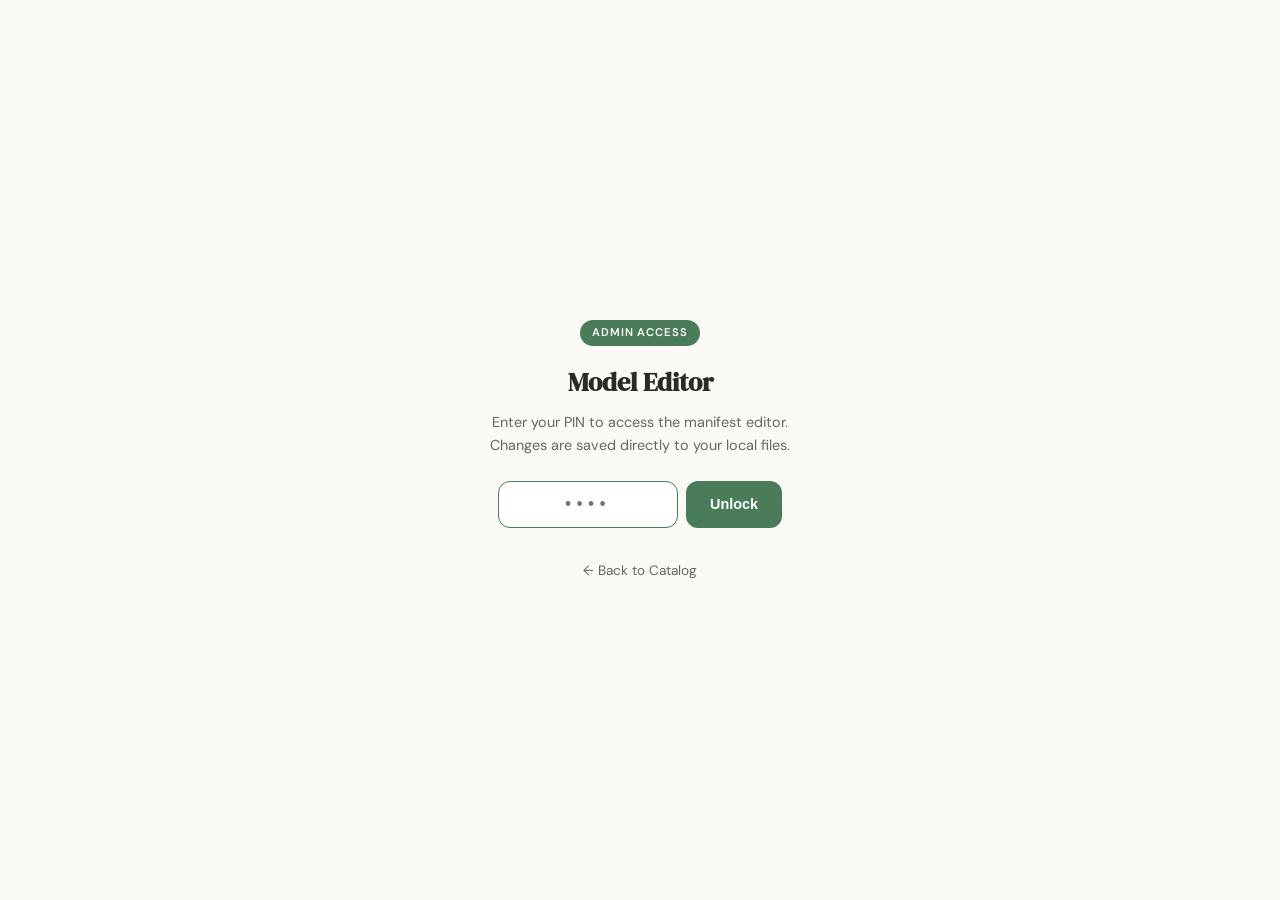
<file: editor.html>
<!doctype html>
<html lang="en">
<head>
  <meta charset="utf-8" />
  <script>
    if ('serviceWorker' in navigator) {
      navigator.serviceWorker.getRegistrations().then(function(regs) {
        regs.forEach(function(r) { r.unregister(); });
      });
    }
  </script>
  <meta name="viewport" content="width=device-width, initial-scale=1" />
  <title>Model Editor | Shop Timber Frame Kits</title>
  <link rel="icon" type="image/png" href="assets/favicon.png">
  <link href="https://fonts.googleapis.com/css2?family=DM+Sans:wght@300;400;500;600;700&family=DM+Serif+Display&display=swap" rel="stylesheet">
  <style>
    :root {
      --bg: #faf9f6;
      --bg-secondary: #f2f0eb;
      --panel: #ffffff;
      --panel-hover: #f8f7f4;
      --text: #2d2a26;
      --text-muted: #6b6560;
      --border: rgba(45, 42, 38, 0.1);
      --border-hover: rgba(45, 42, 38, 0.2);
      --shadow: 0 2px 12px rgba(45, 42, 38, 0.06);
      --shadow-lg: 0 8px 32px rgba(45, 42, 38, 0.1);
      --accent: #4a7c59;
      --accent-light: #5a9c69;
      --danger: #c75b5b;
      --radius: 12px;
      --radius-lg: 16px;
      --transition: 0.25s ease;
    }

    @media (prefers-color-scheme: dark) {
      :root {
        --bg: #1e1c1a;
        --bg-secondary: #2a2725;
        --panel: #34312e;
        --panel-hover: #403d39;
        --text: #f5f3ef;
        --text-muted: #b8b4ae;
        --border: rgba(245, 243, 239, 0.12);
        --border-hover: rgba(245, 243, 239, 0.2);
        --shadow: 0 4px 20px rgba(0, 0, 0, 0.4);
        --shadow-lg: 0 8px 30px rgba(0, 0, 0, 0.5);
        --accent: #6b9b7a;
        --accent-light: #7eb58d;
      }
    }

    *, *::before, *::after { box-sizing: border-box; margin: 0; padding: 0; }

    body {
      font-family: 'DM Sans', -apple-system, BlinkMacSystemFont, sans-serif;
      color: var(--text);
      background: var(--bg);
      line-height: 1.6;
      -webkit-font-smoothing: antialiased;
    }

    a { color: inherit; text-decoration: none; }

    /* ═══ PIN GATE ═══ */
    .pin-gate {
      position: fixed; inset: 0; z-index: 9999;
      display: flex; align-items: center; justify-content: center;
      background: var(--bg);
    }
    .pin-gate.exiting { animation: fadeOut 0.4s ease forwards; }
    .pin-inner {
      text-align: center; max-width: 380px; padding: 2.5rem;
      animation: fadeInUp 0.6s ease both;
    }
    .pin-logo { width: 80px; height: 80px; border-radius: 50%; margin-bottom: 1.5rem; }
    .pin-badge {
      display: inline-block; padding: 0.25rem 0.75rem; border-radius: 20px;
      font-size: 0.7rem; font-weight: 600; text-transform: uppercase; letter-spacing: 0.08em;
      background: var(--accent); color: #fff; margin-bottom: 1rem;
    }
    .pin-title {
      font-family: 'DM Serif Display', serif;
      font-size: 1.6rem; margin-bottom: 0.5rem;
    }
    .pin-sub { color: var(--text-muted); font-size: 0.9rem; margin-bottom: 1.5rem; }
    .pin-wrap { display: flex; gap: 0.5rem; justify-content: center; margin-bottom: 1rem; }
    .pin-wrap input {
      flex: 1; max-width: 180px; padding: 0.75rem 1rem; border: 1px solid var(--border);
      border-radius: var(--radius); font-size: 1.1rem; text-align: center;
      background: var(--panel); color: var(--text); outline: none;
      letter-spacing: 0.3em;
    }
    .pin-wrap input:focus { border-color: var(--accent); }
    .pin-btn {
      padding: 0.75rem 1.5rem; border: none; border-radius: var(--radius);
      background: var(--accent); color: #fff;
      font-weight: 600; font-size: 0.9rem; cursor: pointer;
      transition: background-color var(--transition);
    }
    .pin-btn:hover { background: var(--accent-light); }
    .pin-error {
      color: var(--danger); font-size: 0.85rem; display: none;
      animation: shake 0.4s ease;
    }
    .pin-back { display: inline-block; margin-top: 1rem; color: var(--text-muted); font-size: 0.85rem; }
    .pin-back:hover { text-decoration: underline; }

    @keyframes fadeInUp { from { opacity: 0; transform: translateY(20px); } to { opacity: 1; transform: none; } }
    @keyframes fadeOut { to { opacity: 0; } }
    @keyframes shake { 0%, 100% { transform: translateX(0); } 25% { transform: translateX(-6px); } 75% { transform: translateX(6px); } }

    /* ═══ LAYOUT ═══ */
    .editor { display: none; }
    .editor-header {
      position: sticky; top: 0; z-index: 100;
      display: flex; align-items: center; justify-content: space-between;
      padding: 0.75rem 1.5rem;
      background: var(--panel); border-bottom: 1px solid var(--border);
    }
    .editor-header-left { display: flex; align-items: center; gap: 1rem; }
    .editor-header-left img { width: 36px; height: 36px; border-radius: 50%; }
    .editor-header-left h1 { font-size: 1.1rem; font-weight: 600; }
    .editor-header-right { display: flex; gap: 0.5rem; }

    .editor-body {
      display: grid;
      grid-template-columns: 340px 1fr;
      height: calc(100vh - 57px);
    }

    @media (max-width: 900px) {
      .editor-body { grid-template-columns: 1fr; }
      .edit-panel { position: fixed; inset: 0; z-index: 200; overflow-y: auto; }
      .edit-panel.hidden { display: none; }
    }

    /* ═══ SIDEBAR (MODEL LIST) ═══ */
    .sidebar {
      border-right: 1px solid var(--border);
      overflow-y: auto; background: var(--bg);
      contain: layout style;
    }
    .sidebar-search {
      position: sticky; top: 0; z-index: 10;
      padding: 0.75rem; background: var(--bg);
      border-bottom: 1px solid var(--border);
    }
    .sidebar-search input {
      width: 100%; padding: 0.6rem 0.85rem;
      border: 1px solid var(--border); border-radius: var(--radius);
      background: var(--panel); color: var(--text);
      font-size: 0.85rem; outline: none;
    }
    .sidebar-search input:focus { border-color: var(--accent); }

    .model-item {
      display: flex; align-items: center; gap: 0.75rem;
      padding: 0.65rem 0.75rem;
      border-bottom: 1px solid var(--border);
      cursor: pointer; transition: background-color var(--transition);
    }
    .model-item:hover { background: var(--panel-hover); }
    .model-item.active { background: var(--panel); box-shadow: inset 3px 0 0 var(--accent); }

    .model-item-thumb {
      width: 48px; height: 48px; border-radius: 8px;
      object-fit: cover; flex-shrink: 0;
      background: var(--bg-secondary);
    }
    .model-item-info { flex: 1; min-width: 0; }
    .model-item-name {
      font-size: 0.85rem; font-weight: 600;
      white-space: nowrap; overflow: hidden; text-overflow: ellipsis;
    }
    .model-item-meta {
      display: flex; align-items: center; gap: 0.4rem;
      font-size: 0.7rem; color: var(--text-muted); margin-top: 0.15rem;
    }
    .badge {
      display: inline-block; padding: 0.1rem 0.4rem; border-radius: 4px;
      font-size: 0.65rem; font-weight: 600; text-transform: uppercase;
    }
    .badge-sale { background: #e8f5e9; color: #2e7d32; }
    .badge-hidden { background: #fff3e0; color: #e65100; }
    @media (prefers-color-scheme: dark) {
      .badge-sale { background: rgba(46, 125, 50, 0.25); color: #81c784; }
      .badge-hidden { background: rgba(230, 81, 0, 0.25); color: #ffb74d; }
    }

    /* ═══ EDIT PANEL ═══ */
    .edit-panel {
      overflow-y: auto; background: var(--bg-secondary); padding: 2rem;
      contain: layout style;
    }
    .edit-panel.hidden { display: flex; align-items: center; justify-content: center; }
    .edit-empty { text-align: center; color: var(--text-muted); }
    .edit-empty p { font-size: 1.1rem; }

    .edit-form { max-width: 720px; margin: 0 auto; }
    .edit-form-header {
      display: flex; align-items: center; justify-content: space-between;
      margin-bottom: 1.5rem; gap: 1rem; flex-wrap: wrap;
    }
    .edit-form-header h2 {
      font-family: 'DM Serif Display', serif; font-size: 1.4rem;
    }

    .field { margin-bottom: 1.25rem; }
    .field label {
      display: block; font-size: 0.8rem; font-weight: 600;
      margin-bottom: 0.35rem; color: var(--text-muted);
      text-transform: uppercase; letter-spacing: 0.04em;
    }
    .field input[type="text"],
    .field textarea,
    .field select {
      width: 100%; padding: 0.65rem 0.85rem;
      border: 1px solid var(--border); border-radius: var(--radius);
      background: var(--panel); color: var(--text);
      font-family: inherit; font-size: 0.9rem; outline: none;
      transition: border-color var(--transition);
    }
    .field input:focus, .field textarea:focus, .field select:focus {
      border-color: var(--accent);
    }
    .field textarea { resize: vertical; min-height: 80px; }

    .field-row {
      display: grid; grid-template-columns: 1fr 1fr; gap: 1rem;
    }
    @media (max-width: 500px) { .field-row { grid-template-columns: 1fr; } }

    .field-check {
      display: flex; align-items: center; gap: 0.5rem;
      margin-bottom: 1.25rem;
    }
    .field-check input[type="checkbox"] {
      width: 18px; height: 18px; accent-color: var(--accent);
      cursor: pointer;
    }
    .field-check label {
      font-size: 0.85rem; font-weight: 500;
      color: var(--text); cursor: pointer;
      margin: 0; text-transform: none; letter-spacing: 0;
    }

    /* ═══ LIST EDITOR (features, gallery) ═══ */
    .list-editor { margin-top: 0.35rem; }
    .list-item {
      display: flex; align-items: center; gap: 0.5rem;
      margin-bottom: 0.4rem;
    }
    .list-item input {
      flex: 1; padding: 0.5rem 0.7rem;
      border: 1px solid var(--border); border-radius: var(--radius);
      background: var(--panel); color: var(--text);
      font-family: inherit; font-size: 0.85rem; outline: none;
    }
    .list-item input:focus { border-color: var(--accent); }
    .list-item-preview {
      width: 36px; height: 36px; border-radius: 6px;
      object-fit: cover; flex-shrink: 0; background: var(--bg);
    }
    .list-btn-remove {
      width: 28px; height: 28px; border: none; border-radius: 6px;
      background: transparent; color: var(--danger); cursor: pointer;
      font-size: 1.1rem; display: flex; align-items: center; justify-content: center;
      transition: background-color var(--transition); flex-shrink: 0;
    }
    .list-btn-remove:hover { background: rgba(199, 91, 91, 0.1); }

    .btn-add {
      display: inline-flex; align-items: center; gap: 0.3rem;
      padding: 0.4rem 0.8rem; margin-top: 0.3rem;
      border: 1px dashed var(--border); border-radius: var(--radius);
      background: transparent; color: var(--text-muted);
      font-size: 0.8rem; cursor: pointer; transition: border-color var(--transition), color var(--transition);
    }
    .btn-add:hover { border-color: var(--accent); color: var(--accent); }

    /* ═══ THUMBNAIL PREVIEW ═══ */
    .thumb-preview {
      margin-top: 0.5rem; display: flex; align-items: center; gap: 0.75rem;
    }
    .thumb-preview img {
      width: 80px; height: 80px; border-radius: 8px;
      object-fit: cover; background: var(--bg);
    }

    /* ═══ SECTION DIVIDER ═══ */
    .section-divider {
      margin: 1.5rem 0; padding-top: 1.5rem;
      border-top: 1px solid var(--border);
    }
    .section-divider h3 {
      font-size: 0.85rem; font-weight: 600; color: var(--text-muted);
      text-transform: uppercase; letter-spacing: 0.05em;
      margin-bottom: 1rem;
    }

    /* ═══ BUTTONS ═══ */
    .btn {
      padding: 0.6rem 1.2rem; border: none; border-radius: var(--radius);
      font-family: inherit; font-size: 0.85rem; font-weight: 600;
      cursor: pointer; transition: background-color var(--transition), border-color var(--transition), color var(--transition);
    }
    .btn-primary { background: var(--accent); color: #fff; }
    .btn-primary:hover { background: var(--accent-light); }
    .btn-primary:disabled { opacity: 0.5; cursor: not-allowed; }
    .btn-ghost {
      background: transparent; color: var(--text-muted);
      border: 1px solid var(--border);
    }
    .btn-ghost:hover { border-color: var(--border-hover); color: var(--text); }
    .btn-danger { background: transparent; color: var(--danger); border: 1px solid var(--danger); }
    .btn-danger:hover { background: var(--danger); color: #fff; }

    /* ═══ TOAST ═══ */
    .toast {
      position: fixed; bottom: 1.5rem; right: 1.5rem; z-index: 9000;
      padding: 0.75rem 1.25rem; border-radius: var(--radius);
      font-size: 0.85rem; font-weight: 500;
      box-shadow: var(--shadow-lg);
      animation: slideUp 0.3s ease;
    }
    .toast-success { background: var(--accent); color: #fff; }
    .toast-error { background: var(--danger); color: #fff; }
    @keyframes slideUp { from { opacity: 0; transform: translateY(12px); } to { opacity: 1; transform: none; } }

    /* ═══ MOBILE BACK ═══ */
    .mobile-back {
      display: none; margin-bottom: 1rem;
    }
    @media (max-width: 900px) {
      .mobile-back { display: inline-flex; }
    }

    /* ═══ READONLY INFO ═══ */
    .readonly-value {
      padding: 0.65rem 0.85rem;
      border: 1px solid var(--border); border-radius: var(--radius);
      background: var(--bg); color: var(--text-muted);
      font-size: 0.85rem; font-family: 'SF Mono', 'Monaco', monospace;
      word-break: break-all;
    }
  </style>
</head>
<body>

<!-- ═══ PIN GATE ═══ -->
<div id="pin-gate" class="pin-gate">
  <div class="pin-inner">
    <div class="pin-badge">Admin Access</div>
    <h1 class="pin-title">Model Editor</h1>
    <p class="pin-sub">Enter your PIN to access the manifest editor. Changes are saved directly to your local files.</p>
    <div class="pin-wrap">
      <input id="pin-input" type="password" inputmode="numeric" maxlength="6" placeholder="••••" autocomplete="off" data-lpignore="true" />
      <button id="pin-submit" class="pin-btn">Unlock</button>
    </div>
    <p id="pin-error" class="pin-error">Incorrect PIN. Please try again.</p>
    <a href="index.html" class="pin-back">&larr; Back to Catalog</a>
  </div>
</div>

<!-- ═══ EDITOR ═══ -->
<div id="editor" class="editor">
  <header class="editor-header">
    <div class="editor-header-left">
      <h1>Model Editor</h1>
    </div>
    <div class="editor-header-right">
      <button id="btn-save-all" class="btn btn-primary" disabled>Save Changes</button>
      <button id="btn-logout" class="btn btn-ghost">Lock</button>
    </div>
  </header>

  <div class="editor-body">
    <!-- Sidebar: model list -->
    <div class="sidebar">
      <div class="sidebar-search">
        <input id="search" type="text" placeholder="Search models..." autocomplete="off" data-lpignore="true" />
      </div>
      <div id="model-list"></div>
    </div>

    <!-- Edit panel -->
    <div id="edit-panel" class="edit-panel hidden">
      <div class="edit-empty">
        <p>Select a model from the list to start editing.</p>
      </div>
    </div>
  </div>
</div>

<script>
(function() {
  const EDITOR_PIN = '1027';
  const SESSION_KEY = 'lctf_editor_auth';
  const MANIFEST_URL = './assets/manifest.json';
  const SAVE_URL = '/api/save-manifest';

  let manifest = null;
  let selectedModelId = null;
  let dirty = false;

  const TAGS = ['Barns', 'Entries', 'Pavilion/Pergola', 'Decorative', 'Other'];

  // ═══ DOM ═══
  const pinGate = document.getElementById('pin-gate');
  const pinInput = document.getElementById('pin-input');
  const pinSubmit = document.getElementById('pin-submit');
  const pinError = document.getElementById('pin-error');
  const editorEl = document.getElementById('editor');
  const modelList = document.getElementById('model-list');
  const editPanel = document.getElementById('edit-panel');
  const searchInput = document.getElementById('search');
  const btnSave = document.getElementById('btn-save-all');
  const btnLogout = document.getElementById('btn-logout');

  // ═══ UTILS ═══
  function esc(s) {
    return String(s || '').replace(/&/g,'&amp;').replace(/</g,'&lt;').replace(/>/g,'&gt;').replace(/"/g,'&quot;');
  }

  function toast(msg, type) {
    const el = document.createElement('div');
    el.className = 'toast toast-' + (type || 'success');
    el.textContent = msg;
    document.body.appendChild(el);
    setTimeout(() => { el.style.opacity = '0'; el.style.transition = 'opacity 0.3s'; }, 2500);
    setTimeout(() => el.remove(), 2800);
  }

  function markDirty() {
    dirty = true;
    btnSave.disabled = false;
    btnSave.textContent = 'Save Changes *';
  }

  function markClean() {
    dirty = false;
    btnSave.disabled = true;
    btnSave.textContent = 'Save Changes';
  }

  function thumbUrl(path) {
    if (!path) return 'assets/global_graphics/Small%20Logo%20Cropped.png';
    return path.replace(/ /g, '%20');
  }

  // ═══ PIN GATE ═══
  function checkSession() {
    if (sessionStorage.getItem(SESSION_KEY) === 'true') {
      showEditor();
      return true;
    }
    return false;
  }

  function showEditor() {
    pinGate.classList.add('exiting');
    setTimeout(() => { pinGate.style.display = 'none'; editorEl.style.display = 'block'; }, 400);
    loadManifest();
  }

  function handlePin() {
    if (pinInput.value.trim() === EDITOR_PIN) {
      sessionStorage.setItem(SESSION_KEY, 'true');
      pinError.style.display = 'none';
      showEditor();
    } else {
      pinError.style.display = 'block';
      pinInput.value = '';
      pinInput.focus();
      pinError.style.animation = 'none';
      pinError.offsetHeight;
      pinError.style.animation = '';
    }
  }

  pinSubmit.addEventListener('click', handlePin);
  pinInput.addEventListener('keydown', e => { if (e.key === 'Enter') handlePin(); });
  btnLogout.addEventListener('click', () => {
    if (dirty && !confirm('You have unsaved changes. Lock anyway?')) return;
    sessionStorage.removeItem(SESSION_KEY);
    window.location.reload();
  });

  // ═══ LOAD MANIFEST ═══
  async function loadManifest() {
    try {
      const res = await fetch(MANIFEST_URL + '?t=' + Date.now());
      if (!res.ok) throw new Error('HTTP ' + res.status);
      manifest = await res.json();
      renderList();
      markClean();
    } catch (err) {
      toast('Failed to load manifest: ' + err.message, 'error');
    }
  }

  // ═══ SAVE MANIFEST ═══
  async function saveManifest() {
    if (!manifest) return;
    btnSave.disabled = true;
    btnSave.textContent = 'Saving...';
    try {
      const res = await fetch(SAVE_URL, {
        method: 'POST',
        headers: { 'Content-Type': 'application/json' },
        body: JSON.stringify(manifest)
      });
      if (!res.ok) {
        const text = await res.text();
        throw new Error(text || 'HTTP ' + res.status);
      }
      markClean();
      toast('Manifest saved successfully');
    } catch (err) {
      toast('Save failed: ' + err.message, 'error');
      btnSave.disabled = false;
      btnSave.textContent = 'Save Changes *';
    }
  }

  btnSave.addEventListener('click', saveManifest);

  // ═══ RENDER MODEL LIST ═══
  function renderList() {
    if (!manifest || !manifest.models) return;
    const q = searchInput.value.trim().toLowerCase();
    modelList.innerHTML = '';

    const filtered = manifest.models.filter(m => {
      if (!q) return true;
      const hay = ((m.name||'') + ' ' + (m.id||'') + ' ' + (m.tag||'') + ' ' + (m.description||'')).toLowerCase();
      return hay.includes(q);
    });

    filtered.forEach(m => {
      const div = document.createElement('div');
      div.className = 'model-item' + (m.id === selectedModelId ? ' active' : '');
      div.setAttribute('data-id', m.id);

      let badges = '';
      if (m.onSale) badges += '<span class="badge badge-sale">Sale</span>';
      if (m.hidden) badges += '<span class="badge badge-hidden">Hidden</span>';

      div.innerHTML = `
        <img class="model-item-thumb" src="${thumbUrl(m.thumbnail)}"
             onerror="this.src='assets/global_graphics/Small%20Logo%20Cropped.png'" loading="lazy" />
        <div class="model-item-info">
          <div class="model-item-name">${esc(m.name || m.id)}</div>
          <div class="model-item-meta">
            <span>${esc(m.tag || 'No tag')}</span>
            <span>&middot;</span>
            <span>${esc(m.price || '—')}</span>
            ${badges}
          </div>
        </div>
      `;
      div.addEventListener('click', () => selectModel(m.id));
      modelList.appendChild(div);
    });
  }

  let _rlTimer;
  function debouncedRenderList() { clearTimeout(_rlTimer); _rlTimer = setTimeout(renderList, 250); }

  function updateListItem(id, model) {
    const el = modelList.querySelector('[data-id="' + id + '"]');
    if (!el) return;
    const nameEl = el.querySelector('.model-item-name');
    if (nameEl) nameEl.textContent = model.name || model.id;
    const metaSpans = el.querySelectorAll('.model-item-meta > span');
    if (metaSpans[0]) metaSpans[0].textContent = model.tag || 'No tag';
    if (metaSpans[2]) metaSpans[2].textContent = model.price || '—';
    const thumb = el.querySelector('.model-item-thumb');
    if (thumb && model.thumbnail) thumb.src = thumbUrl(model.thumbnail);
    let badges = '';
    if (model.onSale) badges += '<span class="badge badge-sale">Sale</span>';
    if (model.hidden) badges += '<span class="badge badge-hidden">Hidden</span>';
    el.querySelectorAll('.badge').forEach(b => b.remove());
    const meta = el.querySelector('.model-item-meta');
    if (meta) meta.insertAdjacentHTML('beforeend', badges);
  }

  searchInput.addEventListener('input', debouncedRenderList);

  // ═══ SELECT MODEL ═══
  function selectModel(id) {
    selectedModelId = id;
    renderList();
    renderEditPanel();
  }

  // ═══ GET MODEL BY ID ═══
  function getModel(id) {
    return manifest.models.find(m => m.id === id);
  }

  // ═══ RENDER EDIT PANEL ═══
  function renderEditPanel() {
    const model = getModel(selectedModelId);
    if (!model) {
      editPanel.className = 'edit-panel hidden';
      editPanel.innerHTML = '<div class="edit-empty"><p>Select a model from the list to start editing.</p></div>';
      return;
    }

    editPanel.className = 'edit-panel';

    const tagOptions = TAGS.map(t =>
      `<option value="${esc(t)}" ${model.tag === t ? 'selected' : ''}>${esc(t)}</option>`
    ).join('');

    const featuresHTML = (model.features || []).map((f, i) => `
      <div class="list-item">
        <input type="text" value="${esc(f)}" data-field="features" data-index="${i}" autocomplete="off" data-lpignore="true" />
        <button class="list-btn-remove" data-action="remove-feature" data-index="${i}" title="Remove">&times;</button>
      </div>
    `).join('');

    const galleryHTML = (model.gallery || []).map((g, i) => `
      <div class="list-item">
        <img class="list-item-preview" src="${thumbUrl(g)}"
             onerror="this.style.display='none'" />
        <input type="text" value="${esc(g)}" data-field="gallery" data-index="${i}" autocomplete="off" data-lpignore="true" />
        <button class="list-btn-remove" data-action="remove-gallery" data-index="${i}" title="Remove">&times;</button>
      </div>
    `).join('');

    editPanel.innerHTML = `
      <div class="edit-form" autocomplete="off" data-lpignore="true" data-form-type="other">
        <button class="btn btn-ghost mobile-back" id="btn-mobile-back">&larr; Back to list</button>
        <div class="edit-form-header">
          <h2>${esc(model.name || model.id)}</h2>
        </div>

        <!-- Read-only fields -->
        <div class="field">
          <label>ID</label>
          <div class="readonly-value">${esc(model.id)}</div>
        </div>
        <div class="field">
          <label>Type</label>
          <div class="readonly-value">${esc(model.type)}</div>
        </div>
        <div class="field">
          <label>Viewer Path</label>
          <div class="readonly-value">${esc(model.href || '(none)')}</div>
        </div>

        <div class="section-divider"><h3>Basic Info</h3></div>

        <div class="field">
          <label for="ed-name">Name</label>
          <input type="text" id="ed-name" value="${esc(model.name)}" data-field="name" autocomplete="off" data-lpignore="true" />
        </div>

        <div class="field">
          <label for="ed-desc">Description</label>
          <textarea id="ed-desc" data-field="description" autocomplete="off" data-lpignore="true">${esc(model.description)}</textarea>
        </div>

        <div class="field-row">
          <div class="field">
            <label for="ed-tag">Category</label>
            <select id="ed-tag" data-field="tag">${tagOptions}</select>
          </div>
          <div class="field">
            <label for="ed-price">Price</label>
            <input type="text" id="ed-price" value="${esc(model.price)}" data-field="price" placeholder="$XX,XXX" autocomplete="off" data-lpignore="true" />
          </div>
        </div>

        <div class="section-divider"><h3>Sale Settings</h3></div>

        <div class="field-check">
          <input type="checkbox" id="ed-onsale" ${model.onSale ? 'checked' : ''} data-field="onSale" />
          <label for="ed-onsale">On Sale</label>
        </div>

        <div class="field" id="original-price-field" style="${model.onSale ? '' : 'display:none'}">
          <label for="ed-original-price">Original Price</label>
          <input type="text" id="ed-original-price" value="${esc(model.originalPrice || '')}" data-field="originalPrice" placeholder="$XX,XXX" autocomplete="off" data-lpignore="true" />
        </div>

        <div class="section-divider"><h3>Visibility</h3></div>

        <div class="field-check">
          <input type="checkbox" id="ed-hidden" ${model.hidden ? 'checked' : ''} data-field="hidden" />
          <label for="ed-hidden">Hidden from catalog</label>
        </div>

        <div class="section-divider"><h3>Thumbnail</h3></div>

        <div class="field">
          <label for="ed-thumb">Thumbnail Path</label>
          <input type="text" id="ed-thumb" value="${esc(model.thumbnail || '')}" data-field="thumbnail" placeholder="assets/Models/.../Cover.webp" autocomplete="off" data-lpignore="true" />
          <div class="thumb-preview">
            <img id="thumb-img" src="${thumbUrl(model.thumbnail)}"
                 onerror="this.src='assets/global_graphics/Small%20Logo%20Cropped.png'" />
          </div>
        </div>

        <div class="section-divider"><h3>Features</h3></div>

        <div class="list-editor" id="features-list">
          ${featuresHTML}
        </div>
        <button class="btn-add" data-action="add-feature">+ Add feature</button>

        <div class="section-divider"><h3>Gallery Images</h3></div>

        <div class="list-editor" id="gallery-list">
          ${galleryHTML}
        </div>
        <button class="btn-add" data-action="add-gallery">+ Add image path</button>

        <div style="height: 4rem"></div>
      </div>
    `;

    bindEditEvents(model);
  }

  // ═══ BIND EDIT EVENTS ═══
  function bindEditEvents(model) {
    const panel = editPanel;

    // Simple text/textarea/select fields
    panel.querySelectorAll('[data-field]').forEach(el => {
      if (el.tagName === 'INPUT' && el.type === 'checkbox') return;
      if (el.type === 'text' || el.tagName === 'TEXTAREA' || el.tagName === 'SELECT') {
        el.addEventListener('input', () => {
          const field = el.dataset.field;
          if (field === 'features' || field === 'gallery') return;
          model[field] = el.value;
          markDirty();

          if (field === 'name') {
            const header = panel.querySelector('.edit-form-header h2');
            if (header) header.textContent = el.value || model.id;
          }
          if (field === 'thumbnail') {
            const img = document.getElementById('thumb-img');
            if (img) img.src = thumbUrl(el.value);
          }
          updateListItem(model.id, model);
        });
      }
    });

    // On Sale checkbox
    const onSaleCheck = document.getElementById('ed-onsale');
    const origPriceField = document.getElementById('original-price-field');
    if (onSaleCheck) {
      onSaleCheck.addEventListener('change', () => {
        model.onSale = onSaleCheck.checked;
        origPriceField.style.display = onSaleCheck.checked ? '' : 'none';
        if (!onSaleCheck.checked) {
          delete model.originalPrice;
          const origInput = document.getElementById('ed-original-price');
          if (origInput) origInput.value = '';
        }
        markDirty();
        renderList();
      });
    }

    // Hidden checkbox
    const hiddenCheck = document.getElementById('ed-hidden');
    if (hiddenCheck) {
      hiddenCheck.addEventListener('change', () => {
        if (hiddenCheck.checked) {
          model.hidden = true;
        } else {
          delete model.hidden;
        }
        markDirty();
        renderList();
      });
    }

    // Feature list inputs
    panel.querySelectorAll('[data-field="features"]').forEach(input => {
      input.addEventListener('input', () => {
        const idx = parseInt(input.dataset.index, 10);
        if (!model.features) model.features = [];
        model.features[idx] = input.value;
        markDirty();
      });
    });

    // Gallery list inputs
    panel.querySelectorAll('[data-field="gallery"]').forEach(input => {
      input.addEventListener('input', () => {
        const idx = parseInt(input.dataset.index, 10);
        if (!model.gallery) model.gallery = [];
        model.gallery[idx] = input.value;
        markDirty();
        const preview = input.parentElement.querySelector('.list-item-preview');
        if (preview) { preview.src = thumbUrl(input.value); preview.style.display = ''; }
      });
    });

    // Remove feature buttons
    panel.querySelectorAll('[data-action="remove-feature"]').forEach(btn => {
      btn.addEventListener('click', () => {
        const idx = parseInt(btn.dataset.index, 10);
        model.features.splice(idx, 1);
        markDirty();
        renderEditPanel();
      });
    });

    // Remove gallery buttons
    panel.querySelectorAll('[data-action="remove-gallery"]').forEach(btn => {
      btn.addEventListener('click', () => {
        const idx = parseInt(btn.dataset.index, 10);
        model.gallery.splice(idx, 1);
        markDirty();
        renderEditPanel();
      });
    });

    // Add feature
    panel.querySelector('[data-action="add-feature"]')?.addEventListener('click', () => {
      if (!model.features) model.features = [];
      model.features.push('');
      markDirty();
      renderEditPanel();
      const items = editPanel.querySelectorAll('#features-list input');
      if (items.length) items[items.length - 1].focus();
    });

    // Add gallery
    panel.querySelector('[data-action="add-gallery"]')?.addEventListener('click', () => {
      if (!model.gallery) model.gallery = [];
      model.gallery.push('');
      markDirty();
      renderEditPanel();
      const items = editPanel.querySelectorAll('#gallery-list input');
      if (items.length) items[items.length - 1].focus();
    });

    // Mobile back
    const mobileBack = document.getElementById('btn-mobile-back');
    if (mobileBack) {
      mobileBack.addEventListener('click', () => {
        selectedModelId = null;
        editPanel.className = 'edit-panel hidden';
        editPanel.innerHTML = '<div class="edit-empty"><p>Select a model from the list to start editing.</p></div>';
        renderList();
      });
    }
  }

  // ═══ KEYBOARD SHORTCUTS ═══
  document.addEventListener('keydown', e => {
    if ((e.metaKey || e.ctrlKey) && e.key === 's') {
      e.preventDefault();
      if (dirty) saveManifest();
    }
  });

  // ═══ WARN ON UNLOAD ═══
  window.addEventListener('beforeunload', e => {
    if (dirty) { e.preventDefault(); e.returnValue = ''; }
  });

  // ═══ INIT ═══
  if (!checkSession()) {
    pinInput.focus();
  }
})();
</script>
</body>
</html>
</file>
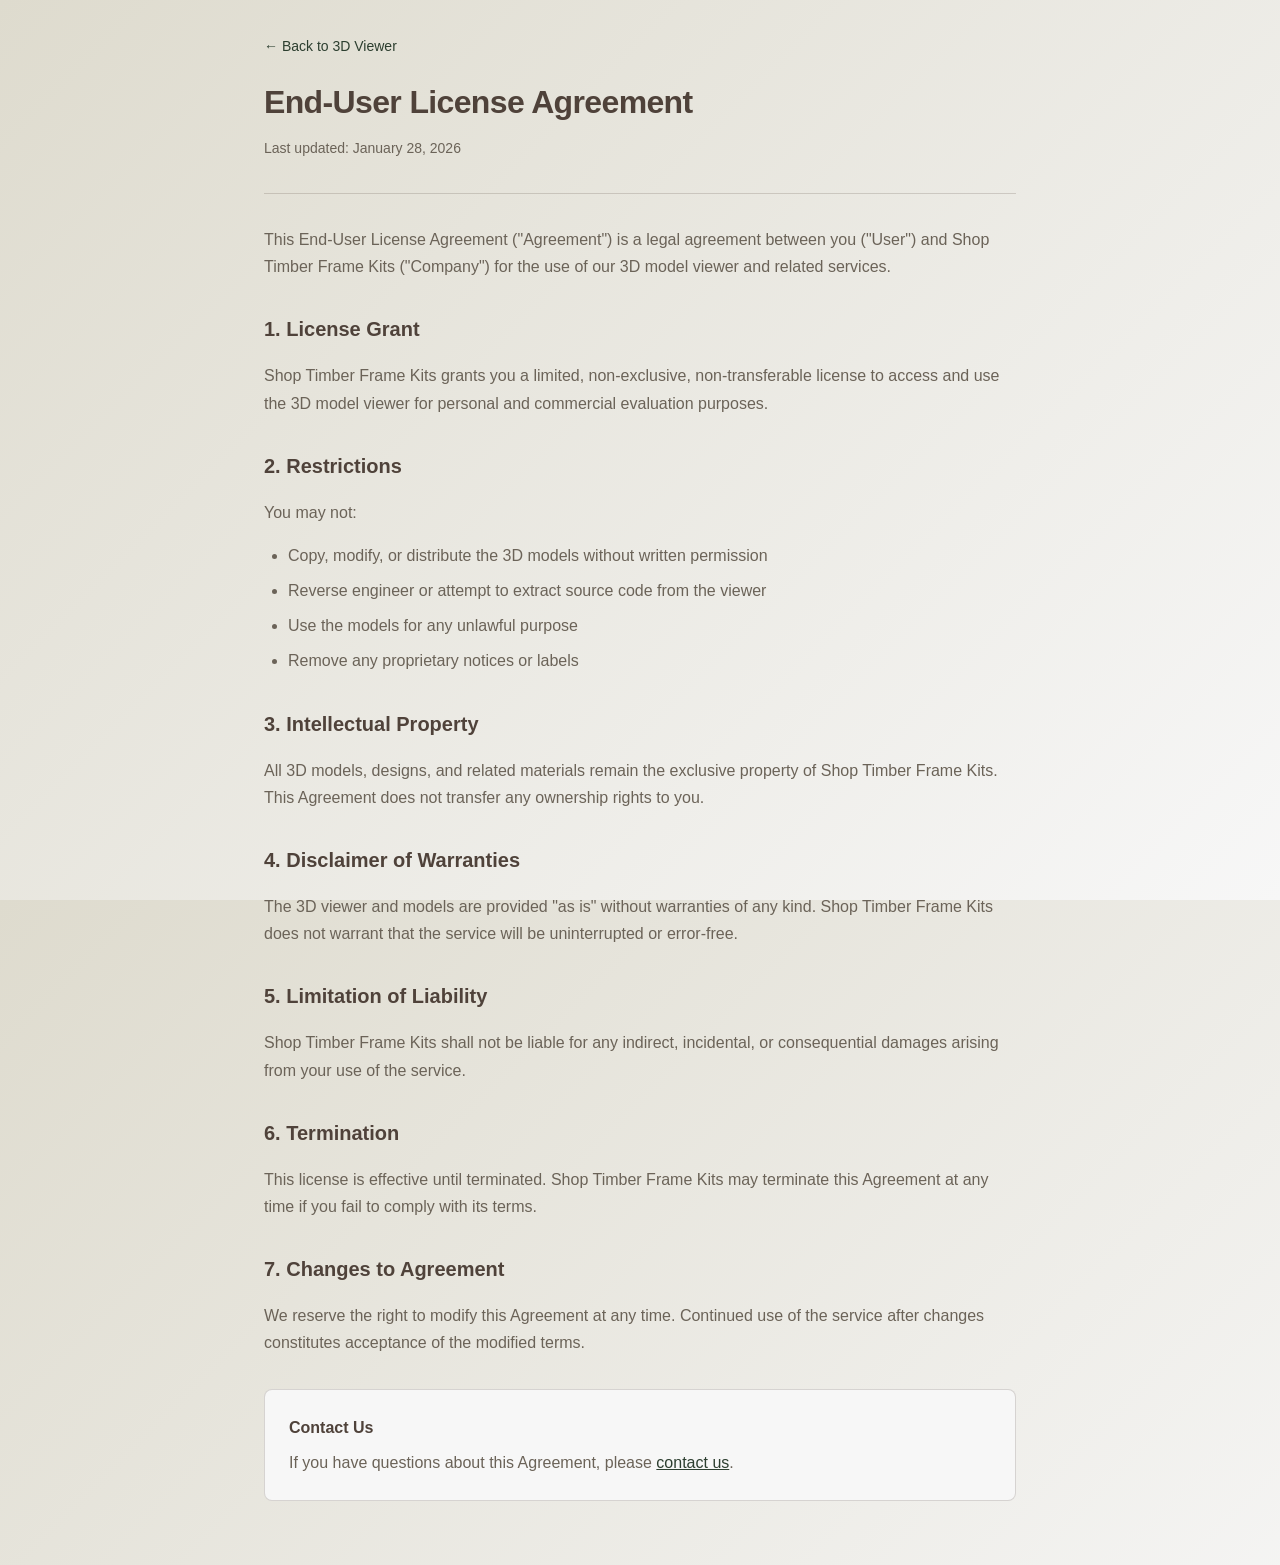
<file: eula.html>
<!doctype html>
<html lang="en">
  <head>
    <meta charset="utf-8" />
    <meta name="viewport" content="width=device-width, initial-scale=1" />
    <meta name="color-scheme" content="light dark" />
    <title>End-User License Agreement | Shop Timber Frame Kits</title>
    <meta name="description" content="End-User License Agreement for Shop Timber Frame Kits" />
    <link rel="icon" type="image/png" href="assets/favicon.png">
    <style>
      :root {
        --franklin-green: #2C3E2F;
        --slab-blue: #CDE3F2;
        --forest-brown: #4F423A;
        --pebble-grey: #DEDBCE;
        --ivory-white: #F7F7F7;
        --bg: var(--ivory-white);
        --bg-secondary: var(--pebble-grey);
        --panel: var(--ivory-white);
        --text: var(--forest-brown);
        --text-muted: #6b6358;
        --border: rgba(79, 66, 58, 0.2);
        --accent: var(--franklin-green);
      }

      @media (prefers-color-scheme: dark) {
        :root {
          --bg: var(--forest-brown);
          --bg-secondary: #3a352f;
          --panel: #4a443c;
          --text: var(--ivory-white);
          --text-muted: var(--pebble-grey);
          --border: rgba(247, 247, 247, 0.2);
          --accent: var(--slab-blue);
        }
      }

      * { box-sizing: border-box; }
      html, body { height: 100%; }
      body {
        margin: 0;
        font-family: 'Helvetica Neue', -apple-system, BlinkMacSystemFont, 'Segoe UI', Roboto, Arial, sans-serif;
        color: var(--text);
        background: var(--bg);
        background-image: linear-gradient(135deg, var(--bg-secondary) 0%, var(--bg) 100%);
        line-height: 1.7;
        -webkit-font-smoothing: antialiased;
      }

      .container {
        max-width: 800px;
        margin: 0 auto;
        padding: 2rem 1.5rem 4rem;
      }

      header {
        margin-bottom: 2rem;
        padding-bottom: 1rem;
        border-bottom: 1px solid var(--border);
      }

      .back-link {
        display: inline-flex;
        align-items: center;
        gap: 0.5rem;
        color: var(--accent);
        font-size: 0.875rem;
        text-decoration: none;
        margin-bottom: 1rem;
      }
      .back-link:hover { text-decoration: underline; }

      h1 {
        margin: 0;
        font-size: 2rem;
        font-weight: 700;
        letter-spacing: -0.02em;
        color: var(--text);
      }

      .last-updated {
        margin-top: 0.5rem;
        font-size: 0.875rem;
        color: var(--text-muted);
      }

      h2 {
        margin: 2rem 0 1rem;
        font-size: 1.25rem;
        font-weight: 600;
        color: var(--text);
      }

      p, ul, ol {
        margin: 0 0 1rem;
        color: var(--text-muted);
      }

      ul, ol {
        padding-left: 1.5rem;
      }

      li {
        margin-bottom: 0.5rem;
      }

      .contact {
        margin-top: 2rem;
        padding: 1.5rem;
        background: var(--panel);
        border: 1px solid var(--border);
        border-radius: 8px;
      }

      .contact h3 {
        margin: 0 0 0.5rem;
        font-size: 1rem;
        font-weight: 600;
      }

      .contact p {
        margin: 0;
      }

      a { color: var(--accent); }
    </style>
  </head>
  <body>
    <div class="container">
      <header>
        <a href="index.html" class="back-link">← Back to 3D Viewer</a>
        <h1>End-User License Agreement</h1>
        <p class="last-updated">Last updated: January 28, 2026</p>
      </header>

      <main>
        <p>This End-User License Agreement ("Agreement") is a legal agreement between you ("User") and Shop Timber Frame Kits ("Company") for the use of our 3D model viewer and related services.</p>

        <h2>1. License Grant</h2>
        <p>Shop Timber Frame Kits grants you a limited, non-exclusive, non-transferable license to access and use the 3D model viewer for personal and commercial evaluation purposes.</p>

        <h2>2. Restrictions</h2>
        <p>You may not:</p>
        <ul>
          <li>Copy, modify, or distribute the 3D models without written permission</li>
          <li>Reverse engineer or attempt to extract source code from the viewer</li>
          <li>Use the models for any unlawful purpose</li>
          <li>Remove any proprietary notices or labels</li>
        </ul>

        <h2>3. Intellectual Property</h2>
        <p>All 3D models, designs, and related materials remain the exclusive property of Shop Timber Frame Kits. This Agreement does not transfer any ownership rights to you.</p>

        <h2>4. Disclaimer of Warranties</h2>
        <p>The 3D viewer and models are provided "as is" without warranties of any kind. Shop Timber Frame Kits does not warrant that the service will be uninterrupted or error-free.</p>

        <h2>5. Limitation of Liability</h2>
        <p>Shop Timber Frame Kits shall not be liable for any indirect, incidental, or consequential damages arising from your use of the service.</p>

        <h2>6. Termination</h2>
        <p>This license is effective until terminated. Shop Timber Frame Kits may terminate this Agreement at any time if you fail to comply with its terms.</p>

        <h2>7. Changes to Agreement</h2>
        <p>We reserve the right to modify this Agreement at any time. Continued use of the service after changes constitutes acceptance of the modified terms.</p>

        <div class="contact">
          <h3>Contact Us</h3>
          <p>If you have questions about this Agreement, please <a href="inquiry.html?projectType=EULA%20Inquiry">contact us</a>.</p>
        </div>
      </main>
    </div>
  </body>
</html>
</file>
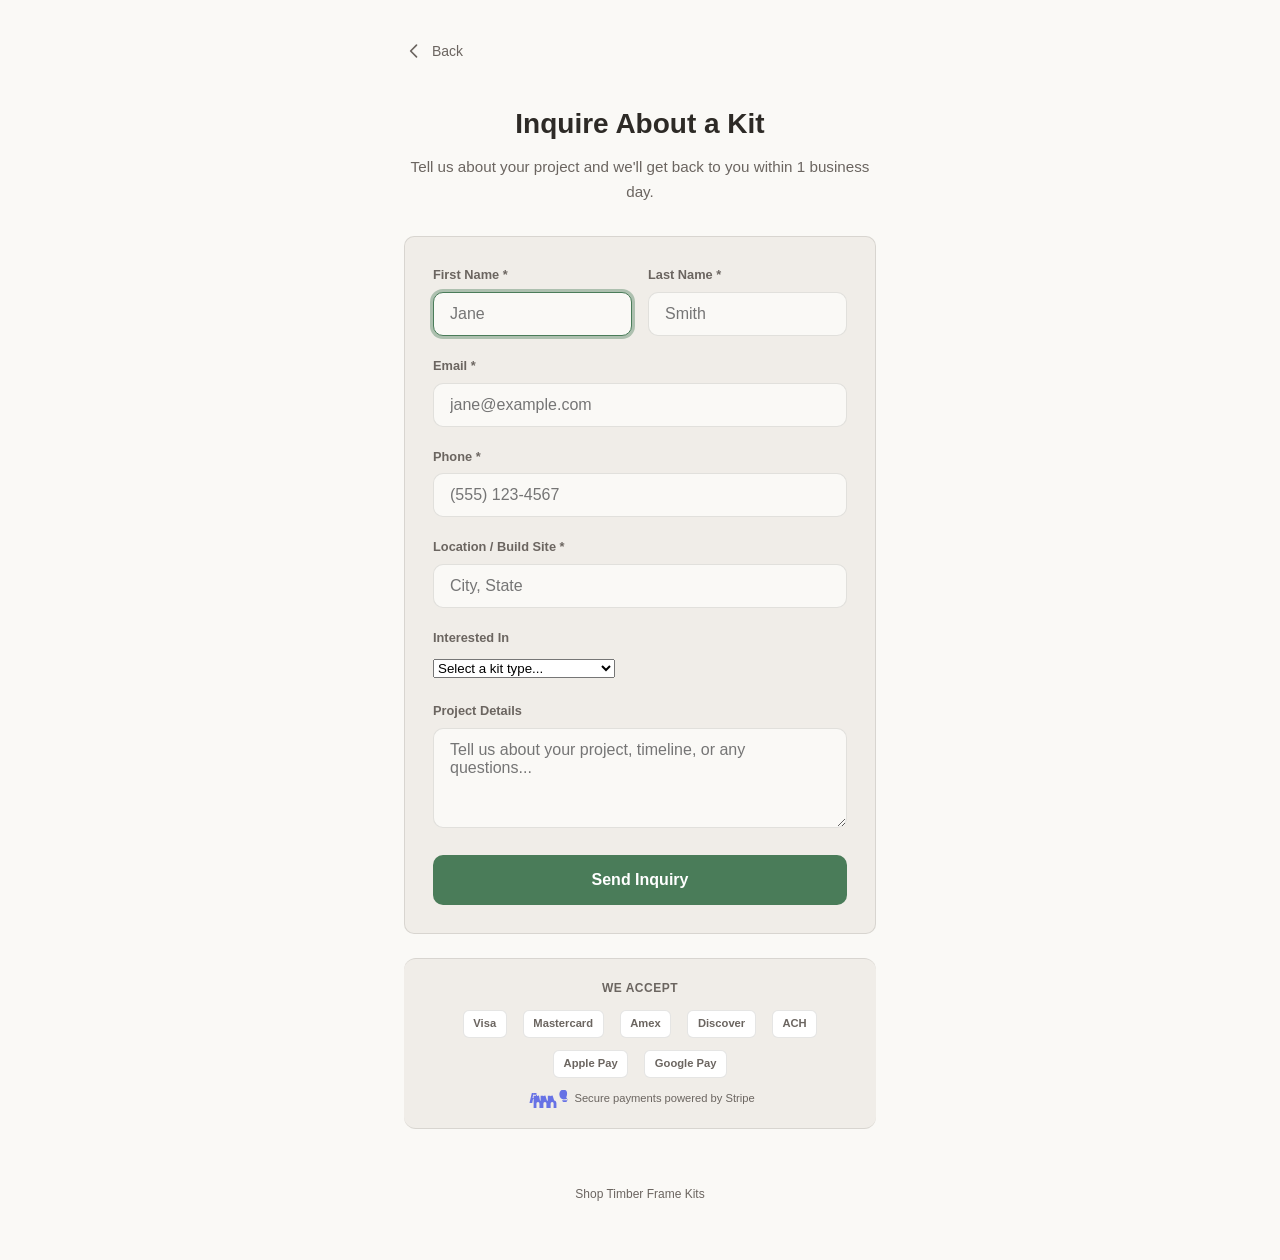
<file: inquiry.html>
<!DOCTYPE html>
<html lang="en">
<head>
    <meta charset="UTF-8">
    <meta name="viewport" content="width=device-width, initial-scale=1.0">
    <title>Inquire About a Kit | Shop Timber Frame Kits</title>
    <meta name="description" content="Get in touch about timber frame kits. We'll help you find the right design, answer questions, and provide a detailed quote.">
    <link rel="icon" type="image/png" href="assets/favicon.png">
    <link rel="stylesheet" href="assets/payment-methods.css">
    <style>
        * { margin: 0; padding: 0; box-sizing: border-box; }
        :root {
            --accent: #4a7c59;
            --accent-hover: #5a9c69;
            --bg: #faf9f6;
            --bg-secondary: #f0ede8;
            --text: #2d2a26;
            --text-muted: #6b6560;
            --border: rgba(45, 42, 38, 0.12);
            --border-focus: rgba(74, 124, 89, 0.4);
            --shadow: 0 2px 16px rgba(45, 42, 38, 0.06);
            --error: #c53030;
            --error-bg: #fff5f5;
            --success: #2f855a;
            --success-bg: #f0fff4;
            --radius: 10px;
            --transition: all 0.25s ease;
        }
        [data-theme="dark"] {
            --bg: #2d2a26;
            --bg-secondary: #3a3632;
            --text: #f5f3ef;
            --text-muted: #b8b4ae;
            --border: rgba(245, 243, 239, 0.15);
            --shadow: 0 4px 20px rgba(0, 0, 0, 0.3);
        }
        body {
            font-family: 'Helvetica Neue', -apple-system, BlinkMacSystemFont, 'Segoe UI', Roboto, Arial, sans-serif;
            color: var(--text);
            background: var(--bg);
            line-height: 1.6;
            -webkit-font-smoothing: antialiased;
            min-height: 100vh;
        }
        .container { max-width: 520px; margin: 0 auto; padding: 1.5rem; }
        .header { display: flex; align-items: center; justify-content: space-between; padding: 1rem 0; margin-bottom: 1.5rem; }
        .back-link {
            display: flex; align-items: center; gap: 0.5rem;
            color: var(--text-muted); text-decoration: none; font-size: 0.875rem; font-weight: 500;
            transition: var(--transition);
        }
        .back-link:hover { color: var(--accent); }
        .back-link svg { width: 20px; height: 20px; }
        .logo { height: 48px; width: auto; }
        .hero { text-align: center; margin-bottom: 2rem; }
        .hero h1 { font-size: 1.75rem; font-weight: 700; margin-bottom: 0.5rem; }
        .hero-subtitle { color: var(--text-muted); font-size: 0.95rem; }
        .form-section { background: var(--bg-secondary); border-radius: var(--radius); padding: 1.75rem; margin-bottom: 1.5rem; border: 1px solid var(--border); }
        .form-group { margin-bottom: 1.25rem; }
        .form-group label { display: block; font-size: 0.8rem; font-weight: 600; margin-bottom: 0.4rem; color: var(--text-muted); }
        .form-group input, .form-group textarea {
            width: 100%; padding: 0.75rem 1rem;
            border: 1px solid var(--border); border-radius: var(--radius);
            background: var(--bg); color: var(--text);
            font-family: inherit; font-size: 1rem;
            transition: var(--transition);
        }
        .form-group input:focus, .form-group textarea:focus {
            outline: none; border-color: var(--accent); box-shadow: 0 0 0 3px var(--border-focus);
        }
        .form-group input.error { border-color: var(--error); }
        .form-group textarea { resize: vertical; min-height: 100px; }
        .form-row { display: grid; grid-template-columns: 1fr 1fr; gap: 1rem; }
        @media (max-width: 480px) { .form-row { grid-template-columns: 1fr; } }
        .field-error { font-size: 0.75rem; color: var(--error); margin-top: 0.25rem; display: none; }
        .field-error.visible { display: block; }
        .submit-btn {
            width: 100%; padding: 1rem 1.5rem;
            background: var(--accent); color: white; border: none; border-radius: var(--radius);
            font-size: 1rem; font-weight: 600; cursor: pointer;
            transition: var(--transition); display: flex; align-items: center; justify-content: center; gap: 0.5rem;
        }
        .submit-btn:hover:not(:disabled) { background: var(--accent-hover); }
        .submit-btn:disabled { opacity: 0.7; cursor: not-allowed; }
        .spinner { width: 20px; height: 20px; border: 2px solid rgba(255,255,255,0.3); border-top-color: white; border-radius: 50%; animation: spin 0.8s linear infinite; }
        @keyframes spin { to { transform: rotate(360deg); } }
        .form-message { text-align: center; padding: 0.75rem; border-radius: var(--radius); margin-bottom: 1rem; font-size: 0.9rem; display: none; }
        .form-message.visible, .form-message.error { display: block; }
        .form-message.error { background: var(--error-bg); color: var(--error); }
        .success-view { display: none; text-align: center; padding: 2rem 1rem; }
        .success-view.visible { display: block; }
        .success-icon { width: 64px; height: 64px; background: var(--success-bg); border-radius: 50%; display: flex; align-items: center; justify-content: center; margin: 0 auto 1.5rem; }
        .success-icon svg { width: 32px; height: 32px; color: var(--success); }
        .success-view h2 { font-size: 1.5rem; font-weight: 700; margin-bottom: 0.5rem; }
        .success-view p { color: var(--text-muted); margin-bottom: 1.5rem; }
        .success-view .back-home {
            display: inline-block; padding: 0.75rem 1.5rem; background: var(--accent); color: white;
            text-decoration: none; border-radius: var(--radius); font-weight: 500; transition: var(--transition);
        }
        .success-view .back-home:hover { background: var(--accent-hover); }
        .form-content.hidden { display: none; }
        .footer { text-align: center; padding: 2rem 0; color: var(--text-muted); font-size: 0.75rem; }
    </style>
</head>
<body>
    <div class="container">
        <header class="header">
            <a href="index.html" class="back-link">
                <svg xmlns="http://www.w3.org/2000/svg" fill="none" viewBox="0 0 24 24" stroke="currentColor" stroke-width="2"><path stroke-linecap="round" stroke-linejoin="round" d="M15 19l-7-7 7-7" /></svg>
                Back
            </a>
        </header>
        <section class="hero">
            <h1>Inquire About a Kit</h1>
            <p class="hero-subtitle">Tell us about your project and we'll get back to you within 1 business day.</p>
        </section>
        <div class="form-section">
            <div id="formContent" class="form-content">
                <p id="formMessage" class="form-message"></p>
                <form id="leadForm">
                    <div class="form-row">
                        <div class="form-group">
                            <label for="firstName">First Name *</label>
                            <input type="text" id="firstName" name="firstName" required placeholder="Jane">
                            <span id="firstNameError" class="field-error">Required</span>
                        </div>
                        <div class="form-group">
                            <label for="lastName">Last Name *</label>
                            <input type="text" id="lastName" name="lastName" required placeholder="Smith">
                            <span id="lastNameError" class="field-error">Required</span>
                        </div>
                    </div>
                    <div class="form-group">
                        <label for="email">Email *</label>
                        <input type="email" id="email" name="email" required placeholder="jane@example.com">
                        <span id="emailError" class="field-error">Valid email required</span>
                    </div>
                    <div class="form-group">
                        <label for="phone">Phone *</label>
                        <input type="tel" id="phone" name="phone" required placeholder="(555) 123-4567">
                        <span id="phoneError" class="field-error">Required</span>
                    </div>
                    <div class="form-group">
                        <label for="location">Location / Build Site *</label>
                        <input type="text" id="location" name="location" required placeholder="City, State">
                        <span id="locationError" class="field-error">Required</span>
                    </div>
                    <div class="form-group">
                        <label for="projectType">Interested In</label>
                        <select id="projectType" name="projectType">
                            <option value="">Select a kit type...</option>
                            <option value="Pavilion">Pavilion</option>
                            <option value="Pergola">Pergola</option>
                            <option value="Entryway">Entryway</option>
                            <option value="Barn">Barn</option>
                            <option value="Custom Design">Custom Design ($500)</option>
                            <option value="Builder Rebate Program">Builder Rebate Program</option>
                            <option value="Builder Referral">Builder Referral</option>
                            <option value="Project Gallery Submission">Project Gallery Submission</option>
                            <option value="Other">Other</option>
                        </select>
                    </div>
                    <div class="form-group">
                        <label for="notes">Project Details</label>
                        <textarea id="notes" name="notes" placeholder="Tell us about your project, timeline, or any questions..."></textarea>
                    </div>
                    <button type="submit" id="submitBtn" class="submit-btn">
                        <span id="btnText">Send Inquiry</span>
                        <span id="spinner" class="spinner" style="display:none"></span>
                    </button>
                </form>
            </div>
            <div id="successView" class="success-view">
                <div class="success-icon"><svg fill="none" stroke="currentColor" viewBox="0 0 24 24"><path stroke-linecap="round" stroke-linejoin="round" stroke-width="2" d="M5 13l4 4L19 7" /></svg></div>
                <h2>Thanks for reaching out!</h2>
                <p>We'll be in touch within 1 business day to discuss your project.</p>
                <a href="index.html" class="back-home">Back to Catalog</a>
            </div>
        </div>
        <section class="payment-methods" aria-label="Accepted payment methods">
            <span class="payment-methods-label">We accept</span>
            <div class="payment-methods-icons">
                <span class="pm-badge" title="Visa">Visa</span>
                <span class="pm-badge" title="Mastercard">Mastercard</span>
                <span class="pm-badge" title="American Express">Amex</span>
                <span class="pm-badge" title="Discover">Discover</span>
                <span class="pm-badge" title="ACH Bank Transfer">ACH</span>
                <span class="pm-badge" title="Apple Pay">Apple Pay</span>
                <span class="pm-badge" title="Google Pay">Google Pay</span>
            </div>
            <div class="payment-methods-stripe">
                <svg viewBox="0 0 60 25" fill="none" xmlns="http://www.w3.org/2000/svg"><path d="M59.64 14.28h-8.06c.19 1.93 1.6 2.55 3.2 2.55 1.64 0 2.96-.37 2.96-.37.36-.14.5-.42.48-.66l.35-2.84c.02-.22-.15-.52-.6-.4 0 0-1.86.6-3.92.6-3.9 0-6.34-2.86-6.34-7.1 0-3.75 2.14-6.6 5.62-6.6 3.26 0 5.15 2.2 5.15 5.34 0 2.2-.5 3.9-1.1 5.1l-.12.3zm-5.92-5.5c0 1.7-.7 3.28-2.6 3.28-1.44 0-2.32-1.3-2.32-3.28 0-1.6.66-3.2 2.4-3.2 1.5 0 2.3 1.4 2.3 3.2z" fill="#6772E5"/><path d="M38.32 7.7c-1.2 0-2.18.37-2.9 1.04l-.12-.8h-3.6v19.2h3.9v-7.42c0-1.75.66-2.9 2.2-2.9 1.33 0 1.96 1 1.96 2.5v7.82h3.9v-8.36c0-2.5-1.33-4.08-3.14-4.08z" fill="#6772E5"/><path d="M28.3 7.7c-1.23 0-2.2.37-2.9 1.04l-.12-.8h-3.6v19.2h3.9v-7.42c0-1.75.66-2.9 2.2-2.9 1.33 0 1.96 1 1.96 2.5v7.82h3.9v-8.36c0-2.5-1.34-4.08-3.14-4.08z" fill="#6772E5"/><path d="M19.4 7.7c-1.2 0-2.2.37-2.9 1.04l-.12-.8H12v19.2h3.9v-7.42c0-1.75.66-2.9 2.2-2.9 1.33 0 1.96 1 1.96 2.5v7.82h3.9v-8.36c0-2.5-1.34-4.08-3.14-4.08z" fill="#6772E5"/><path d="M9.5 4.18L6.2 17.9h3.9l1.1-5.62h4.9l.63-5.62H11.6l.43-2.48H3.9L9.5 4.18zm.9 7.1l1.5-7.1h4.2l-1.5 7.1h-4.2z" fill="#6772E5"/></svg>
                <span>Secure payments powered by Stripe</span>
            </div>
        </section>
        <footer class="footer">
            <p>Shop Timber Frame Kits</p>
        </footer>
    </div>
    <script>
        const API_URL = 'https://us-central1-lctf-projects.cloudfunctions.net/createLead';
        const API_KEY = '66c25ffa0e50f06e993f9dba1bcfc5007314eb2200da2b77d288e0141064f002';
        const form = document.getElementById('leadForm');
        const submitBtn = document.getElementById('submitBtn');
        const btnText = document.getElementById('btnText');
        const spinner = document.getElementById('spinner');
        const formMessage = document.getElementById('formMessage');
        const formContent = document.getElementById('formContent');
        const successView = document.getElementById('successView');

        document.getElementById('phone').addEventListener('input', (e) => {
            let v = e.target.value.replace(/\D/g, '');
            if (v.length > 0) {
                if (v.length <= 3) v = `(${v}`;
                else if (v.length <= 6) v = `(${v.slice(0,3)}) ${v.slice(3)}`;
                else v = `(${v.slice(0,3)}) ${v.slice(3,6)}-${v.slice(6,10)}`;
            }
            e.target.value = v;
        });

        function validateField(field) {
            const err = document.getElementById(field.id + 'Error');
            let ok = true;
            if (field.required && !field.value.trim()) ok = false;
            if (field.type === 'email' && field.value && !/^[^\s@]+@[^\s@]+\.[^\s@]+$/.test(field.value)) ok = false;
            field.classList.toggle('error', !ok);
            if (err) err.classList.toggle('visible', !ok);
            return ok;
        }
        document.querySelectorAll('input[required]').forEach(i => i.addEventListener('blur', () => validateField(i)));

        form.addEventListener('submit', async (e) => {
            e.preventDefault();
            const fn = document.getElementById('firstName'), ln = document.getElementById('lastName');
            const em = document.getElementById('email'), ph = document.getElementById('phone');
            const loc = document.getElementById('location'), pt = document.getElementById('projectType');
            const notes = document.getElementById('notes');

            if (!validateField(fn) || !validateField(ln) || !validateField(em) || !validateField(ph) || !validateField(loc)) {
                formMessage.textContent = 'Please fill in all required fields correctly.';
                formMessage.className = 'form-message error visible';
                return;
            }
            formMessage.className = 'form-message';
            submitBtn.disabled = true;
            btnText.style.display = 'none';
            spinner.style.display = 'block';

            const payload = {
                firstName: fn.value.trim(), lastName: ln.value.trim(), email: em.value.trim(),
                phone: ph.value.trim(), location: loc.value.trim(),
                source: 'web-form', projectType: pt.value || 'General Inquiry',
                notes: notes.value.trim() || 'General inquiry from website'
            };
            try {
                const res = await fetch(API_URL, {
                    method: 'POST',
                    headers: { 'Content-Type': 'application/json', 'Authorization': `Bearer ${API_KEY}` },
                    body: JSON.stringify(payload)
                });
                if (!res.ok) throw new Error('Network error');
                formContent.classList.add('hidden');
                successView.classList.add('visible');
            } catch (err) {
                formMessage.textContent = 'Something went wrong. Please try again or contact us directly.';
                formMessage.className = 'form-message error visible';
                submitBtn.disabled = false;
                btnText.style.display = 'inline';
                spinner.style.display = 'none';
            }
        });
        var params = new URLSearchParams(location.search);
        var pt = params.get('projectType');
        if (pt) { var sel = document.getElementById('projectType'); if (sel) sel.value = pt; }
        document.getElementById('firstName').focus();
    </script>
</body>
</html>
</file>
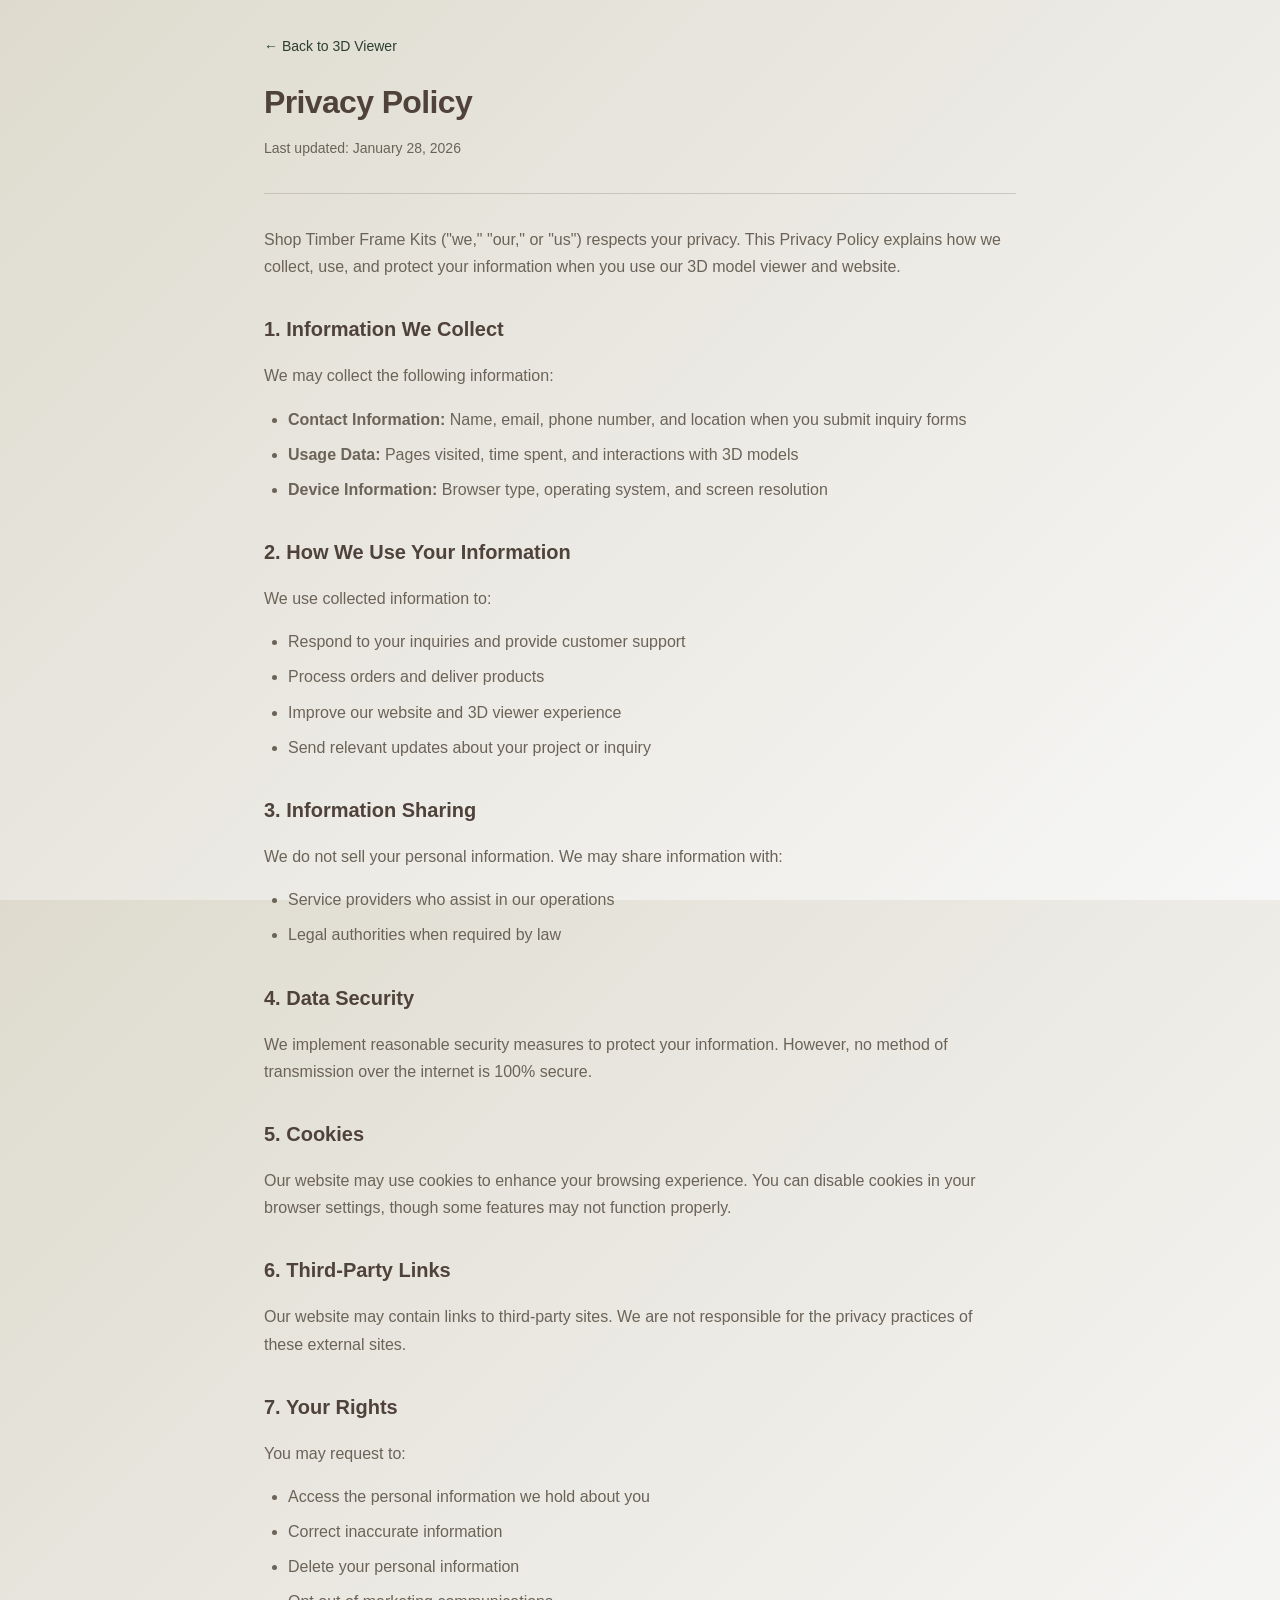
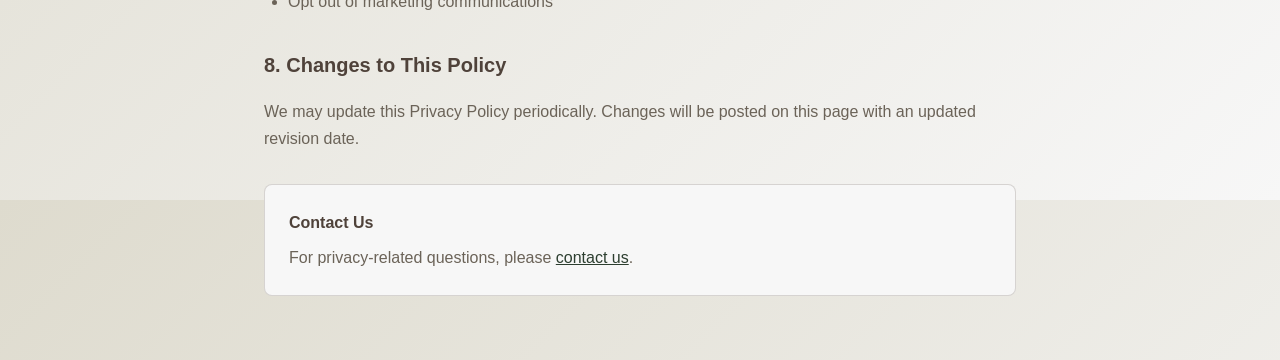
<file: privacy.html>
<!doctype html>
<html lang="en">
  <head>
    <meta charset="utf-8" />
    <meta name="viewport" content="width=device-width, initial-scale=1" />
    <meta name="color-scheme" content="light dark" />
    <title>Privacy Policy | Shop Timber Frame Kits</title>
    <meta name="description" content="Privacy Policy for Shop Timber Frame Kits" />
    <link rel="icon" type="image/png" href="assets/favicon.png">
    <style>
      :root {
        --franklin-green: #2C3E2F;
        --slab-blue: #CDE3F2;
        --forest-brown: #4F423A;
        --pebble-grey: #DEDBCE;
        --ivory-white: #F7F7F7;
        --bg: var(--ivory-white);
        --bg-secondary: var(--pebble-grey);
        --panel: var(--ivory-white);
        --text: var(--forest-brown);
        --text-muted: #6b6358;
        --border: rgba(79, 66, 58, 0.2);
        --accent: var(--franklin-green);
      }

      @media (prefers-color-scheme: dark) {
        :root {
          --bg: var(--forest-brown);
          --bg-secondary: #3a352f;
          --panel: #4a443c;
          --text: var(--ivory-white);
          --text-muted: var(--pebble-grey);
          --border: rgba(247, 247, 247, 0.2);
          --accent: var(--slab-blue);
        }
      }

      * { box-sizing: border-box; }
      html, body { height: 100%; }
      body {
        margin: 0;
        font-family: 'Helvetica Neue', -apple-system, BlinkMacSystemFont, 'Segoe UI', Roboto, Arial, sans-serif;
        color: var(--text);
        background: var(--bg);
        background-image: linear-gradient(135deg, var(--bg-secondary) 0%, var(--bg) 100%);
        line-height: 1.7;
        -webkit-font-smoothing: antialiased;
      }

      .container {
        max-width: 800px;
        margin: 0 auto;
        padding: 2rem 1.5rem 4rem;
      }

      header {
        margin-bottom: 2rem;
        padding-bottom: 1rem;
        border-bottom: 1px solid var(--border);
      }

      .back-link {
        display: inline-flex;
        align-items: center;
        gap: 0.5rem;
        color: var(--accent);
        font-size: 0.875rem;
        text-decoration: none;
        margin-bottom: 1rem;
      }
      .back-link:hover { text-decoration: underline; }

      h1 {
        margin: 0;
        font-size: 2rem;
        font-weight: 700;
        letter-spacing: -0.02em;
        color: var(--text);
      }

      .last-updated {
        margin-top: 0.5rem;
        font-size: 0.875rem;
        color: var(--text-muted);
      }

      h2 {
        margin: 2rem 0 1rem;
        font-size: 1.25rem;
        font-weight: 600;
        color: var(--text);
      }

      p, ul, ol {
        margin: 0 0 1rem;
        color: var(--text-muted);
      }

      ul, ol {
        padding-left: 1.5rem;
      }

      li {
        margin-bottom: 0.5rem;
      }

      .contact {
        margin-top: 2rem;
        padding: 1.5rem;
        background: var(--panel);
        border: 1px solid var(--border);
        border-radius: 8px;
      }

      .contact h3 {
        margin: 0 0 0.5rem;
        font-size: 1rem;
        font-weight: 600;
      }

      .contact p {
        margin: 0;
      }

      a { color: var(--accent); }
    </style>
  </head>
  <body>
    <div class="container">
      <header>
        <a href="index.html" class="back-link">← Back to 3D Viewer</a>
        <h1>Privacy Policy</h1>
        <p class="last-updated">Last updated: January 28, 2026</p>
      </header>

      <main>
        <p>Shop Timber Frame Kits ("we," "our," or "us") respects your privacy. This Privacy Policy explains how we collect, use, and protect your information when you use our 3D model viewer and website.</p>

        <h2>1. Information We Collect</h2>
        <p>We may collect the following information:</p>
        <ul>
          <li><strong>Contact Information:</strong> Name, email, phone number, and location when you submit inquiry forms</li>
          <li><strong>Usage Data:</strong> Pages visited, time spent, and interactions with 3D models</li>
          <li><strong>Device Information:</strong> Browser type, operating system, and screen resolution</li>
        </ul>

        <h2>2. How We Use Your Information</h2>
        <p>We use collected information to:</p>
        <ul>
          <li>Respond to your inquiries and provide customer support</li>
          <li>Process orders and deliver products</li>
          <li>Improve our website and 3D viewer experience</li>
          <li>Send relevant updates about your project or inquiry</li>
        </ul>

        <h2>3. Information Sharing</h2>
        <p>We do not sell your personal information. We may share information with:</p>
        <ul>
          <li>Service providers who assist in our operations</li>
          <li>Legal authorities when required by law</li>
        </ul>

        <h2>4. Data Security</h2>
        <p>We implement reasonable security measures to protect your information. However, no method of transmission over the internet is 100% secure.</p>

        <h2>5. Cookies</h2>
        <p>Our website may use cookies to enhance your browsing experience. You can disable cookies in your browser settings, though some features may not function properly.</p>

        <h2>6. Third-Party Links</h2>
        <p>Our website may contain links to third-party sites. We are not responsible for the privacy practices of these external sites.</p>

        <h2>7. Your Rights</h2>
        <p>You may request to:</p>
        <ul>
          <li>Access the personal information we hold about you</li>
          <li>Correct inaccurate information</li>
          <li>Delete your personal information</li>
          <li>Opt out of marketing communications</li>
        </ul>

        <h2>8. Changes to This Policy</h2>
        <p>We may update this Privacy Policy periodically. Changes will be posted on this page with an updated revision date.</p>

        <div class="contact">
          <h3>Contact Us</h3>
          <p>For privacy-related questions, please <a href="inquiry.html?projectType=Privacy%20Inquiry">contact us</a>.</p>
        </div>
      </main>
    </div>
  </body>
</html>
</file>
<file: assets/payment-methods.css>
/* Payment methods section - reusable across pages */
.payment-methods {
  display: flex;
  flex-direction: column;
  align-items: center;
  gap: 0.75rem;
  padding: 1.25rem 1rem;
  margin: 1.5rem 0;
  border-top: 1px solid var(--border, rgba(45, 42, 38, 0.12));
  border-bottom: 1px solid var(--border, rgba(45, 42, 38, 0.12));
  background: var(--bg-secondary, #f2f0eb);
  border-radius: var(--radius-md, 12px);
}

.payment-methods-label {
  font-size: 0.75rem;
  font-weight: 600;
  text-transform: uppercase;
  letter-spacing: 0.5px;
  color: var(--text-muted, #6b6560);
}

.payment-methods-icons {
  display: flex;
  flex-wrap: wrap;
  align-items: center;
  justify-content: center;
  gap: 0.75rem 1rem;
}

.payment-methods-icons svg {
  height: 24px;
  width: auto;
  opacity: 0.85;
  transition: opacity 0.2s;
}

.payment-methods-icons svg:hover {
  opacity: 1;
}

.pm-badge {
  display: inline-flex;
  align-items: center;
  padding: 0.25rem 0.6rem;
  font-size: 0.7rem;
  font-weight: 600;
  color: var(--text-muted, #6b6560);
  background: var(--panel, #fff);
  border: 1px solid var(--border, rgba(45, 42, 38, 0.12));
  border-radius: 6px;
  transition: opacity 0.2s, border-color 0.2s;
}

.pm-badge:hover {
  opacity: 1;
  border-color: var(--accent, #4a7c59);
}

.details-panel .pm-badge {
  background: rgba(255, 255, 255, 0.06);
  border-color: rgba(255, 255, 255, 0.12);
  color: var(--muted, #768fa7);
}

.details-panel .pm-badge:hover {
  border-color: var(--accent, #768fa7);
}

.payment-methods-stripe {
  display: flex;
  align-items: center;
  gap: 0.375rem;
  font-size: 0.7rem;
  color: var(--text-muted, #6b6560);
}

.payment-methods-stripe svg {
  height: 18px;
  width: auto;
}

/* Dark theme overrides for detail.html */
[data-theme="dark"] .payment-methods,
.details-panel .payment-methods {
  background: rgba(255, 255, 255, 0.04);
  border-color: var(--border, rgba(255, 255, 255, 0.14));
}

.details-panel .payment-methods-label {
  color: var(--muted, #768fa7);
}

.details-panel .payment-methods-stripe {
  color: var(--muted, #768fa7);
}
</file>
<file: assets/builder-portal.css>
/* ═══════════ BUILDER PORTAL CSS ═══════════ */
:root {
  --bg: #faf9f6;
  --bg-secondary: #f2f0eb;
  --panel: #ffffff;
  --panel-hover: #f8f7f4;
  --text: #2d2a26;
  --text-muted: #6b6560;
  --text-secondary: #8a8580;
  --border: rgba(45, 42, 38, 0.1);
  --border-hover: rgba(45, 42, 38, 0.2);
  --shadow: 0 2px 12px rgba(45, 42, 38, 0.06);
  --shadow-lg: 0 8px 32px rgba(45, 42, 38, 0.1);
  --accent: #4a7c59;
  --accent-light: #5a9c69;
  --slab-blue: #7ba88a;
  --gold: #b8860b;
  --gold-light: #f5e6c4;
  --radius: 12px;
  --radius-lg: 16px;
  --transition: all 0.25s ease;
}

@media (prefers-color-scheme: dark) {
  :root {
    --bg: #1e1c1a;
    --bg-secondary: #2a2725;
    --panel: #34312e;
    --panel-hover: #403d39;
    --text: #f5f3ef;
    --text-muted: #b8b4ae;
    --text-secondary: #d4d0c8;
    --border: rgba(245, 243, 239, 0.12);
    --border-hover: rgba(245, 243, 239, 0.2);
    --shadow: 0 4px 20px rgba(0, 0, 0, 0.4);
    --shadow-lg: 0 8px 30px rgba(0, 0, 0, 0.5);
    --accent: #6b9b7a;
    --accent-light: #7eb58d;
    --slab-blue: #8fb89c;
    --gold: #d4a574;
    --gold-light: #4a3d30;
  }

  /* Ensure price highlight pops in dark mode */
  .p-price-builder {
    color: #e55;
  }

  .rc-link {
    color: var(--slab-blue);
  }

  .rc-link:hover {
    color: #a8c8e8;
  }

  .header-tag {
    color: var(--slab-blue);
  }

  .rc-icon-text {
    color: var(--slab-blue);
    border-color: rgba(205, 227, 242, 0.3);
  }
}

*,
*::before,
*::after {
  box-sizing: border-box;
  margin: 0;
  padding: 0;
}

body {
  font-family: 'DM Sans', -apple-system, BlinkMacSystemFont, sans-serif;
  color: var(--text);
  background: var(--bg);
  line-height: 1.6;
  -webkit-font-smoothing: antialiased;
}

a {
  color: inherit;
  text-decoration: none;
}

/* ═══════════ PIN GATE ═══════════ */
.pin-gate {
  position: fixed;
  inset: 0;
  z-index: 9999;
  display: flex;
  align-items: center;
  justify-content: center;
  background: var(--bg);
  background-image:
    radial-gradient(ellipse at 20% 50%, rgba(44, 62, 47, 0.06) 0%, transparent 60%),
    radial-gradient(ellipse at 80% 20%, rgba(205, 227, 242, 0.08) 0%, transparent 50%);
}

.pin-gate-inner {
  text-align: center;
  max-width: 380px;
  padding: 2.5rem;
  animation: fadeInUp 0.6s ease both;
}

@keyframes fadeInUp {
  from {
    opacity: 0;
    transform: translateY(20px);
  }

  to {
    opacity: 1;
    transform: translateY(0);
  }
}

@keyframes shake {

  0%,
  100% {
    transform: translateX(0);
  }

  20%,
  60% {
    transform: translateX(-8px);
  }

  40%,
  80% {
    transform: translateX(8px);
  }
}

.pin-logo {
  height: 64px;
  width: auto;
  margin: 0 auto 1.5rem;
  display: block;
  opacity: 0.9;
}

.pin-badge {
  display: inline-block;
  background: var(--accent);
  color: white;
  padding: 0.3rem 1rem;
  border-radius: 999px;
  font-size: 0.7rem;
  font-weight: 600;
  letter-spacing: 0.08em;
  text-transform: uppercase;
  margin-bottom: 1.25rem;
}

.pin-title {
  font-family: 'DM Serif Display', serif;
  font-size: 1.75rem;
  font-weight: 400;
  color: var(--text);
  margin-bottom: 0.5rem;
  letter-spacing: -0.01em;
}

.pin-sub {
  font-size: 0.875rem;
  color: var(--text-muted);
  margin-bottom: 2rem;
  line-height: 1.6;
}

.pin-input-wrap {
  display: flex;
  flex-direction: column;
  gap: 0.75rem;
}

.pin-input-wrap input {
  width: 100%;
  padding: 0.875rem 1rem;
  border: 1.5px solid var(--border);
  border-radius: var(--radius);
  background: var(--panel);
  color: var(--text);
  font-size: 1.25rem;
  font-family: inherit;
  text-align: center;
  letter-spacing: 0.2em;
  outline: none;
  transition: var(--transition);
}

.pin-input-wrap input:focus {
  border-color: var(--accent);
  box-shadow: 0 0 0 3px rgba(44, 62, 47, 0.1);
}

.pin-btn {
  padding: 0.875rem 1.5rem;
  background: var(--accent);
  color: white;
  border: none;
  border-radius: var(--radius);
  font-size: 0.95rem;
  font-weight: 600;
  font-family: inherit;
  cursor: pointer;
  transition: var(--transition);
}

.pin-btn:hover {
  background: var(--accent-light);
  transform: translateY(-1px);
}

.pin-error {
  color: #c44;
  font-size: 0.8rem;
  margin-top: 0.75rem;
  animation: shake 0.4s ease;
}

.pin-back {
  display: inline-block;
  margin-top: 1.5rem;
  font-size: 0.8rem;
  color: var(--text-muted);
  transition: var(--transition);
}

.pin-back:hover {
  color: var(--text);
}

.pin-gate.exiting {
  animation: fadeOut 0.4s ease forwards;
}

@keyframes fadeOut {
  to {
    opacity: 0;
    pointer-events: none;
  }
}

/* ═══════════ PORTAL LAYOUT ═══════════ */
.portal {
  animation: fadeInUp 0.5s ease 0.2s both;
}

.portal-header {
  display: flex;
  align-items: center;
  justify-content: space-between;
  padding: 1rem 2rem;
  border-bottom: 1px solid var(--border);
  background: var(--panel);
  position: sticky;
  top: 0;
  z-index: 100;
  backdrop-filter: blur(12px);
}

.header-left {
  display: flex;
  align-items: center;
  gap: 1rem;
}

.back-link {
  font-size: 0.8rem;
  color: var(--text-muted);
  font-weight: 500;
  transition: var(--transition);
}

.back-link:hover {
  color: var(--text);
}

.header-logo {
  height: 36px;
  width: auto;
}

.header-text h1 {
  font-family: 'DM Serif Display', serif;
  font-size: 1.1rem;
  font-weight: 400;
  letter-spacing: -0.01em;
}

.header-tag {
  font-size: 0.65rem;
  font-weight: 600;
  color: var(--accent);
  text-transform: uppercase;
  letter-spacing: 0.06em;
}

.btn-ghost {
  background: none;
  border: 1px solid var(--border);
  border-radius: var(--radius);
  padding: 0.5rem 1rem;
  color: var(--text-muted);
  font-size: 0.8rem;
  font-weight: 500;
  font-family: inherit;
  cursor: pointer;
  transition: var(--transition);
}

.btn-ghost:hover {
  border-color: var(--border-hover);
  color: var(--text);
}

.btn-ghost-sm {
  background: none;
  border: 1px solid rgba(255, 255, 255, 0.2);
  border-radius: 8px;
  padding: 0.4rem 0.9rem;
  color: rgba(255, 255, 255, 0.8);
  font-size: 0.8rem;
  font-weight: 500;
  font-family: inherit;
  cursor: pointer;
  transition: var(--transition);
}

.btn-ghost-sm:hover {
  border-color: rgba(255, 255, 255, 0.4);
  color: white;
}

.btn-accent {
  background: var(--accent);
  color: white;
  border: none;
  border-radius: var(--radius);
  padding: 0.65rem 1.5rem;
  font-size: 0.875rem;
  font-weight: 600;
  font-family: inherit;
  cursor: pointer;
  transition: var(--transition);
  text-decoration: none;
  display: inline-flex;
  align-items: center;
  gap: 0.4rem;
}

.btn-accent:hover {
  background: var(--accent-light);
  transform: translateY(-1px);
}

.portal-main {
  max-width: 1200px;
  margin: 0 auto;
  padding: 2rem 1.5rem 6rem;
  display: flex;
  flex-direction: column;
  gap: 3rem;
}

.section-label {
  font-family: 'DM Serif Display', serif;
  font-size: 1.35rem;
  font-weight: 400;
  margin-bottom: 1.25rem;
  letter-spacing: -0.01em;
}

/* ═══════════ HERO ═══════════ */
.hero-section {
  background: var(--accent);
  color: white;
  border-radius: var(--radius-lg);
  padding: 3rem;
  display: grid;
  grid-template-columns: 1.2fr 1fr;
  gap: 2.5rem;
  align-items: center;
  overflow: hidden;
  position: relative;
}

.hero-section::before {
  content: '';
  position: absolute;
  inset: 0;
  background:
    radial-gradient(circle at 90% 10%, rgba(205, 227, 242, 0.08) 0%, transparent 50%),
    radial-gradient(circle at 10% 90%, rgba(255, 255, 255, 0.04) 0%, transparent 40%);
  pointer-events: none;
}

.hero-content {
  position: relative;
  z-index: 1;
}

.hero-headline {
  font-family: 'DM Serif Display', serif;
  font-size: 2.25rem;
  font-weight: 400;
  line-height: 1.15;
  margin-bottom: 1rem;
  letter-spacing: -0.01em;
}

.hero-accent {
  color: var(--slab-blue);
}

.hero-desc {
  font-size: 0.95rem;
  line-height: 1.7;
  opacity: 0.88;
  max-width: 440px;
}

.hero-cards {
  display: flex;
  flex-direction: column;
  gap: 0.75rem;
  position: relative;
  z-index: 1;
}

.stat-card {
  background: rgba(255, 255, 255, 0.08);
  border: 1px solid rgba(255, 255, 255, 0.1);
  border-radius: var(--radius);
  padding: 1rem 1.25rem;
  display: flex;
  align-items: center;
  gap: 1rem;
  backdrop-filter: blur(8px);
  transition: var(--transition);
}

.stat-card:hover {
  background: rgba(255, 255, 255, 0.12);
}

.stat-icon-text {
  font-size: 0.65rem;
  font-weight: 700;
  text-transform: uppercase;
  letter-spacing: 0.06em;
  opacity: 0.6;
  background: rgba(255, 255, 255, 0.12);
  border-radius: 6px;
  padding: 0.35rem 0.6rem;
  min-width: 32px;
  text-align: center;
}

.stat-value {
  font-size: 1.1rem;
  font-weight: 700;
}

.stat-label {
  font-size: 0.75rem;
  opacity: 0.75;
}

/* ═══════════ DISCOUNT TIERS ═══════════ */
.discount-tiers {
  display: grid;
  grid-template-columns: 1fr 1fr;
  gap: 1rem;
}

.tier-card {
  border: 1px solid var(--border);
  background: var(--panel);
  border-radius: var(--radius-lg);
  padding: 1.75rem;
  transition: var(--transition);
}

.tier-card:hover {
  box-shadow: var(--shadow-lg);
}

.tier-card.active {
  border-color: var(--accent);
}

.tier-header {
  display: flex;
  align-items: center;
  justify-content: space-between;
  margin-bottom: 0.75rem;
}

.tier-name {
  font-weight: 600;
  font-size: 1rem;
}

.tier-badge {
  background: var(--accent);
  color: white;
  padding: 0.3rem 0.75rem;
  border-radius: 999px;
  font-size: 0.75rem;
  font-weight: 700;
}

.tier-badge-gold {
  background: var(--gold);
}

.tier-desc {
  font-size: 0.85rem;
  color: var(--text-muted);
  line-height: 1.55;
}

/* ═══════════ CATALOG ═══════════ */
.catalog-header {
  display: flex;
  align-items: center;
  justify-content: space-between;
  flex-wrap: wrap;
  gap: 1rem;
}

.catalog-controls {
  display: flex;
  gap: 0.75rem;
  flex-wrap: wrap;
}

.ctl-input,
.ctl-select {
  border: 1px solid var(--border);
  background: var(--panel);
  color: var(--text);
  border-radius: var(--radius);
  padding: 0.6rem 1rem;
  font-size: 0.85rem;
  font-family: inherit;
  outline: none;
  transition: var(--transition);
}

.ctl-input:focus,
.ctl-select:focus {
  border-color: var(--accent);
  box-shadow: 0 0 0 3px rgba(44, 62, 47, 0.08);
}

.ctl-input {
  min-width: 200px;
}

.product-grid {
  display: grid;
  grid-template-columns: repeat(auto-fill, minmax(300px, 1fr));
  gap: 1.25rem;
  margin-top: 1.25rem;
}

/* Product Cards */
.p-card {
  border: 1px solid var(--border);
  background: var(--panel);
  border-radius: var(--radius-lg);
  overflow: hidden;
  transition: var(--transition);
  position: relative;
}

.p-card:hover {
  transform: translateY(-3px);
  box-shadow: var(--shadow-lg);
  border-color: var(--border-hover);
}

.p-card-thumb {
  height: 180px;
  background: var(--bg-secondary);
  overflow: hidden;
  position: relative;
}

.p-card-thumb img {
  width: 100%;
  height: 100%;
  object-fit: cover;
  display: block;
  transition: transform 0.3s ease;
}

.p-card:hover .p-card-thumb img {
  transform: scale(1.04);
}

.p-card-body {
  padding: 1.25rem;
}

.p-card-top {
  display: flex;
  align-items: flex-start;
  justify-content: space-between;
  gap: 0.5rem;
  margin-bottom: 0.5rem;
}

.p-card-name {
  font-size: 1rem;
  font-weight: 600;
  line-height: 1.3;
}

.p-card-tag {
  font-size: 0.65rem;
  font-weight: 600;
  color: var(--text-secondary);
  border: 1px solid var(--border);
  background: var(--bg-secondary);
  padding: 0.2rem 0.6rem;
  border-radius: 1rem;
  white-space: nowrap;
}

.p-card-pricing {
  margin-top: 0.75rem;
  padding-top: 0.75rem;
  border-top: 1px solid var(--border);
}

.p-card-price-row {
  display: flex;
  align-items: center;
  gap: 0.5rem;
  flex-wrap: wrap;
}

.p-price-original {
  font-size: 0.85rem;
  color: var(--text-muted);
  text-decoration: line-through;
}

.p-price-builder {
  font-size: 1.1rem;
  font-weight: 700;
  color: #c44;
}

.p-price-saved {
  font-size: 0.7rem;
  font-weight: 600;
  color: var(--gold);
  background: var(--gold-light);
  padding: 0.15rem 0.5rem;
  border-radius: 999px;
}

.p-card-actions {
  margin-top: 0.75rem;
  display: flex;
  gap: 0.5rem;
}

.p-card-view {
  flex: 1;
  padding: 0.55rem;
  border: 1px solid var(--border);
  background: var(--panel);
  border-radius: 8px;
  font-size: 0.8rem;
  font-weight: 500;
  color: var(--text);
  font-family: inherit;
  cursor: pointer;
  transition: var(--transition);
  text-align: center;
  text-decoration: none;
}

.p-card-view:hover {
  background: var(--bg-secondary);
  border-color: var(--border-hover);
}

.p-card-quote-btn {
  padding: 0.55rem 0.9rem;
  border: 1px solid var(--accent);
  background: var(--accent);
  color: white;
  border-radius: 8px;
  font-size: 0.8rem;
  font-weight: 600;
  font-family: inherit;
  cursor: pointer;
  transition: var(--transition);
}

.p-card-quote-btn:hover {
  background: var(--accent-light);
}

.p-card-quote-btn.added {
  background: var(--gold);
  border-color: var(--gold);
}

.p-card-coming-soon {
  opacity: 0.6;
  pointer-events: none;
}

/* ═══════════ QUOTE BAR ═══════════ */
.quote-bar {
  position: fixed;
  bottom: 0;
  left: 0;
  right: 0;
  background: var(--accent);
  color: white;
  padding: 0.75rem 1.5rem;
  z-index: 200;
  box-shadow: 0 -4px 24px rgba(0, 0, 0, 0.2);
  animation: slideUp 0.3s ease both;
}

@keyframes slideUp {
  from {
    transform: translateY(100%);
  }

  to {
    transform: translateY(0);
  }
}

.quote-bar-inner {
  max-width: 1200px;
  margin: 0 auto;
  display: flex;
  align-items: center;
  justify-content: space-between;
  gap: 1rem;
  flex-wrap: wrap;
}

.quote-info {
  display: flex;
  align-items: center;
  gap: 0.75rem;
  flex-wrap: wrap;
}

.quote-count {
  font-weight: 700;
  font-size: 0.95rem;
}

.quote-sep {
  opacity: 0.4;
}

.quote-total {
  font-weight: 700;
  font-size: 1rem;
}

.quote-savings-label {
  opacity: 0.6;
  font-size: 0.8rem;
}

.quote-savings {
  font-weight: 700;
  color: #a8e6a0;
}

.quote-actions {
  display: flex;
  gap: 0.5rem;
}

/* ═══════════ REBATE SECTION ═══════════ */
.rebate-content {
  background: var(--panel);
  border: 1px solid var(--border);
  border-radius: var(--radius-lg);
  padding: 2rem;
  display: flex;
  flex-direction: column;
  gap: 1.5rem;
}

.rebate-info p {
  font-size: 0.95rem;
  color: var(--text-muted);
  line-height: 1.7;
  margin-bottom: 1rem;
}

.rebate-info strong {
  color: var(--text);
}

.rebate-examples {
  display: flex;
  gap: 1rem;
  flex-wrap: wrap;
}

.rebate-example {
  flex: 1;
  min-width: 150px;
  background: var(--bg-secondary);
  border-radius: var(--radius);
  padding: 1rem;
  text-align: center;
  display: flex;
  flex-direction: column;
  gap: 0.25rem;
}

.re-price {
  font-size: 0.8rem;
  color: var(--text-muted);
}

.re-arrow {
  font-size: 0.8rem;
  color: var(--text-secondary);
}

.re-rebate {
  font-size: 1rem;
  font-weight: 700;
  color: var(--accent);
}

/* ═══════════ RESOURCES ═══════════ */
.resources-grid {
  display: grid;
  grid-template-columns: repeat(auto-fill, minmax(250px, 1fr));
  gap: 1rem;
}

.resource-card {
  border: 1px solid var(--border);
  background: var(--panel);
  border-radius: var(--radius-lg);
  padding: 1.5rem;
  transition: var(--transition);
}

.resource-card:hover {
  box-shadow: var(--shadow-lg);
  transform: translateY(-2px);
}

.rc-icon-text {
  display: inline-block;
  font-size: 0.65rem;
  font-weight: 700;
  text-transform: uppercase;
  letter-spacing: 0.06em;
  color: var(--accent);
  background: var(--bg-secondary);
  border: 1px solid var(--border);
  border-radius: 6px;
  padding: 0.3rem 0.65rem;
  margin-bottom: 0.75rem;
}

.resource-card h4 {
  font-size: 0.95rem;
  font-weight: 600;
  margin-bottom: 0.5rem;
}

.resource-card p {
  font-size: 0.8rem;
  color: var(--text-muted);
  line-height: 1.55;
  margin-bottom: 0.75rem;
}

.rc-link {
  font-size: 0.8rem;
  font-weight: 600;
  color: var(--accent);
  transition: var(--transition);
}

.rc-link:hover {
  color: var(--accent-light);
}

/* ═══════════ FOOTER ═══════════ */
.portal-footer {
  max-width: 1200px;
  margin: 0 auto;
  padding: 1.5rem;
  border-top: 1px solid var(--border);
  display: flex;
  justify-content: space-between;
  align-items: center;
  font-size: 0.8rem;
  color: var(--text-muted);
}

.portal-footer a {
  color: var(--accent);
  font-weight: 500;
  transition: var(--transition);
}

.portal-footer a:hover {
  color: var(--accent-light);
}

/* ═══════════ QUOTE MODAL ═══════════ */
.quote-modal {
  position: fixed;
  inset: 0;
  z-index: 1000;
  background: rgba(0, 0, 0, 0.6);
  display: flex;
  align-items: center;
  justify-content: center;
  backdrop-filter: blur(4px);
}

.quote-modal-content {
  background: var(--panel);
  border-radius: var(--radius-lg);
  max-width: 700px;
  width: 90%;
  max-height: 85vh;
  overflow-y: auto;
  box-shadow: 0 24px 80px rgba(0, 0, 0, 0.3);
}

.quote-modal-header {
  display: flex;
  justify-content: space-between;
  align-items: center;
  padding: 1.5rem 2rem;
  border-bottom: 1px solid var(--border);
  position: sticky;
  top: 0;
  background: var(--panel);
  z-index: 1;
}

.quote-modal-header h2 {
  font-family: 'DM Serif Display', serif;
  font-size: 1.25rem;
  font-weight: 400;
}

.quote-modal-actions {
  display: flex;
  gap: 0.5rem;
}

.quote-body {
  padding: 2rem;
}

.quote-brand {
  display: flex;
  align-items: center;
  gap: 0.75rem;
  margin-bottom: 1.5rem;
}

.quote-brand img {
  height: 40px;
}

.quote-brand-text h3 {
  font-family: 'DM Serif Display', serif;
  font-size: 1.1rem;
  font-weight: 400;
}

.quote-brand-text p {
  font-size: 0.7rem;
  color: var(--text-muted);
}

.quote-meta {
  font-size: 0.8rem;
  color: var(--text-muted);
  margin-bottom: 1.5rem;
}

.quote-table {
  width: 100%;
  border-collapse: collapse;
  margin-bottom: 1.5rem;
}

.quote-table th {
  text-align: left;
  font-size: 0.7rem;
  text-transform: uppercase;
  letter-spacing: 0.04em;
  color: var(--text-muted);
  padding: 0.5rem 0;
  border-bottom: 2px solid var(--border);
}

.quote-table td {
  padding: 0.75rem 0;
  border-bottom: 1px solid var(--border);
  font-size: 0.85rem;
}

.quote-table .qt-right {
  text-align: right;
}

.quote-table .qt-strike {
  text-decoration: line-through;
  color: var(--text-muted);
  font-size: 0.8rem;
}

.quote-totals {
  display: flex;
  flex-direction: column;
  align-items: flex-end;
  gap: 0.4rem;
  margin-bottom: 1.5rem;
}

.quote-totals-row {
  display: flex;
  gap: 2rem;
  font-size: 0.9rem;
}

.quote-totals-row.total {
  font-weight: 700;
  font-size: 1.1rem;
  padding-top: 0.5rem;
  border-top: 2px solid var(--border);
}

.quote-totals-row .ql {
  color: var(--text-muted);
}

.quote-footer-note {
  font-size: 0.75rem;
  color: var(--text-muted);
  line-height: 1.5;
  border-top: 1px solid var(--border);
  padding-top: 1rem;
}

/* ═══════════ PRINT ═══════════ */
@media print {

  .portal-header,
  .quote-bar,
  .quote-modal-actions,
  .p-card-quote-btn {
    display: none !important;
  }

  .quote-modal {
    position: static;
    background: none;
    backdrop-filter: none;
  }

  .quote-modal-content {
    max-width: 100%;
    box-shadow: none;
    border-radius: 0;
  }
}

/* ═══════════ RESPONSIVE ═══════════ */
@media (max-width: 768px) {
  .portal-header {
    padding: 0.75rem 1rem;
  }

  .header-left {
    gap: 0.5rem;
  }

  .header-logo {
    height: 28px;
  }

  .header-text h1 {
    font-size: 0.9rem;
  }

  .back-link {
    display: none;
  }

  .hero-section {
    grid-template-columns: 1fr;
    padding: 1.5rem 1.25rem;
    gap: 1.25rem;
    border-radius: var(--radius);
  }

  .hero-headline {
    font-size: 1.5rem;
    line-height: 1.2;
  }

  .hero-desc {
    font-size: 0.85rem;
  }

  .hero-cards {
    flex-direction: column;
    gap: 0.5rem;
  }

  .stat-card {
    padding: 0.75rem 1rem;
    gap: 0.75rem;
  }

  .stat-value {
    font-size: 0.95rem;
  }

  .stat-label {
    font-size: 0.7rem;
  }

  .discount-tiers {
    grid-template-columns: 1fr;
  }

  .catalog-header {
    flex-direction: column;
    align-items: stretch;
  }

  .catalog-controls {
    flex-direction: column;
  }

  .ctl-input {
    min-width: auto;
  }

  .product-grid {
    grid-template-columns: 1fr;
  }

  .resources-grid {
    grid-template-columns: 1fr;
  }

  .rebate-examples {
    flex-direction: column;
  }

  .quote-bar-inner {
    flex-direction: column;
    text-align: center;
  }

  .portal-footer {
    flex-direction: column;
    gap: 0.5rem;
    text-align: center;
  }
}
</file>
